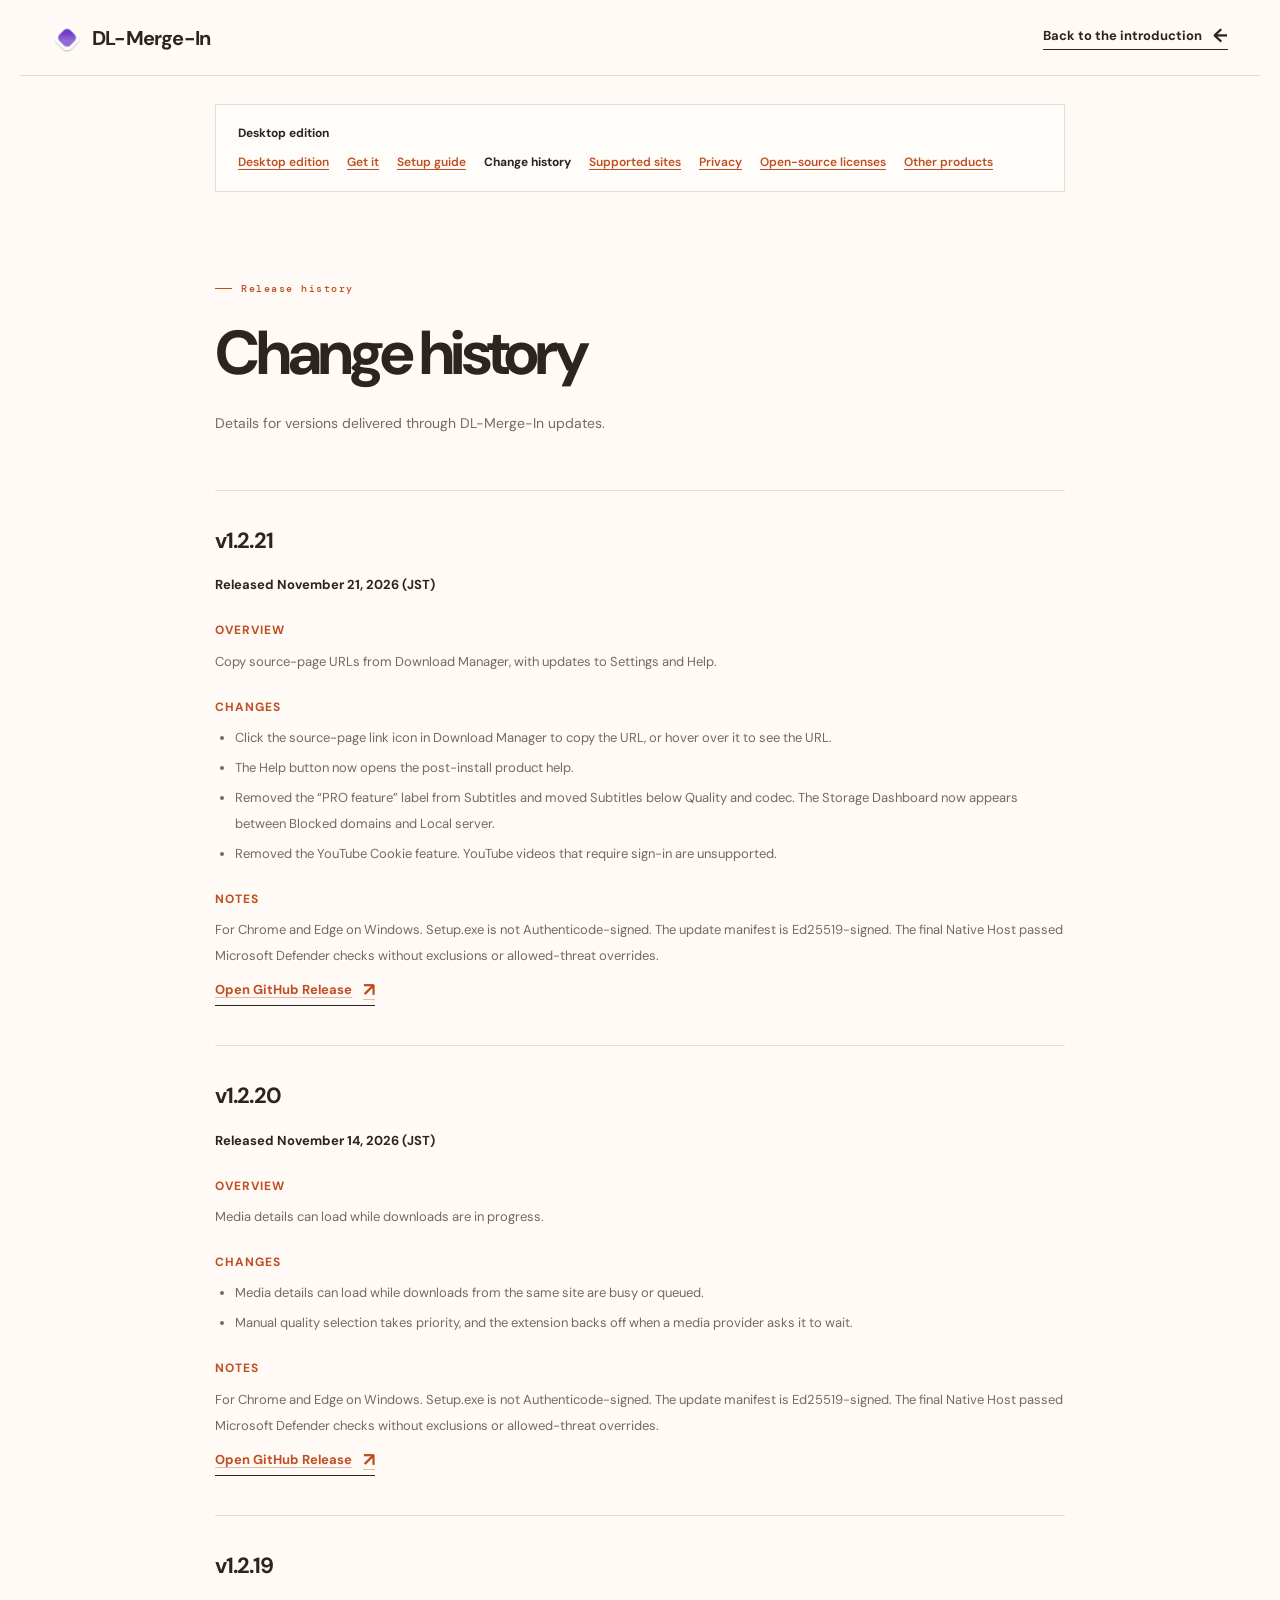
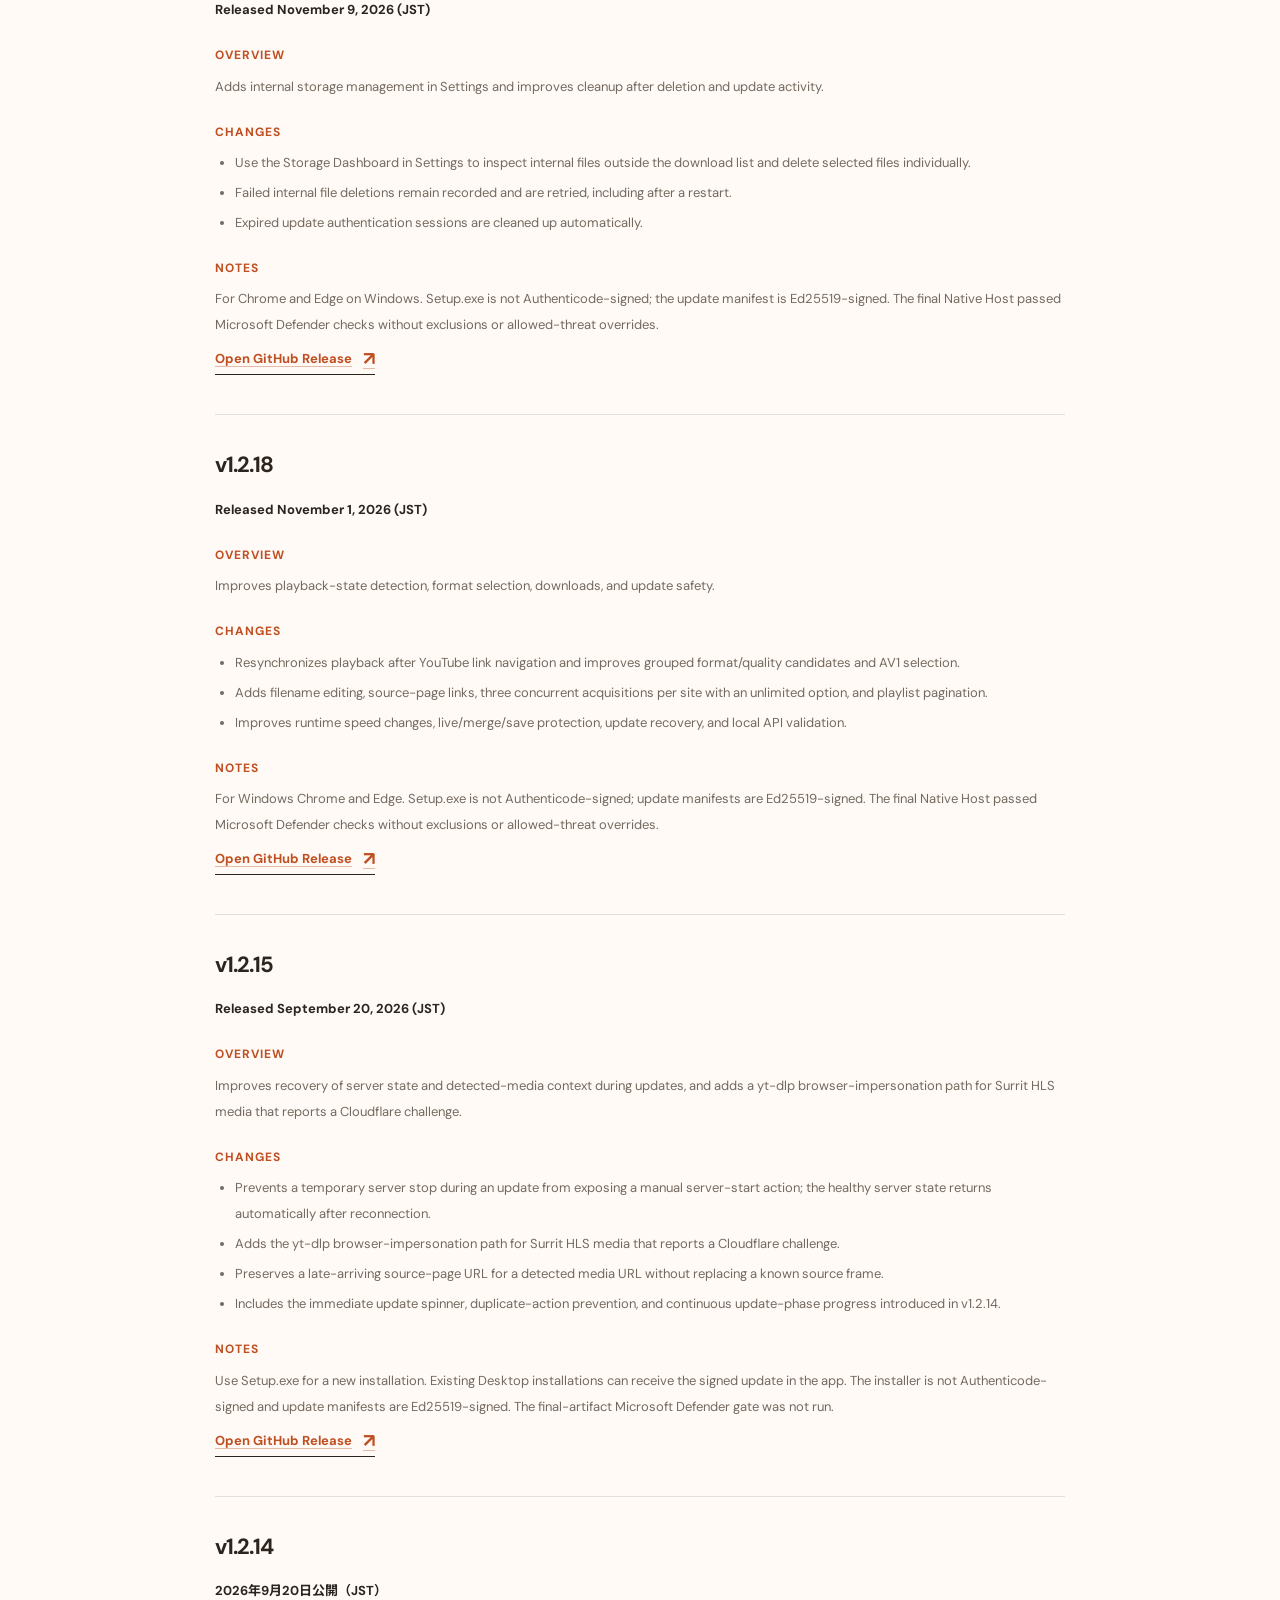
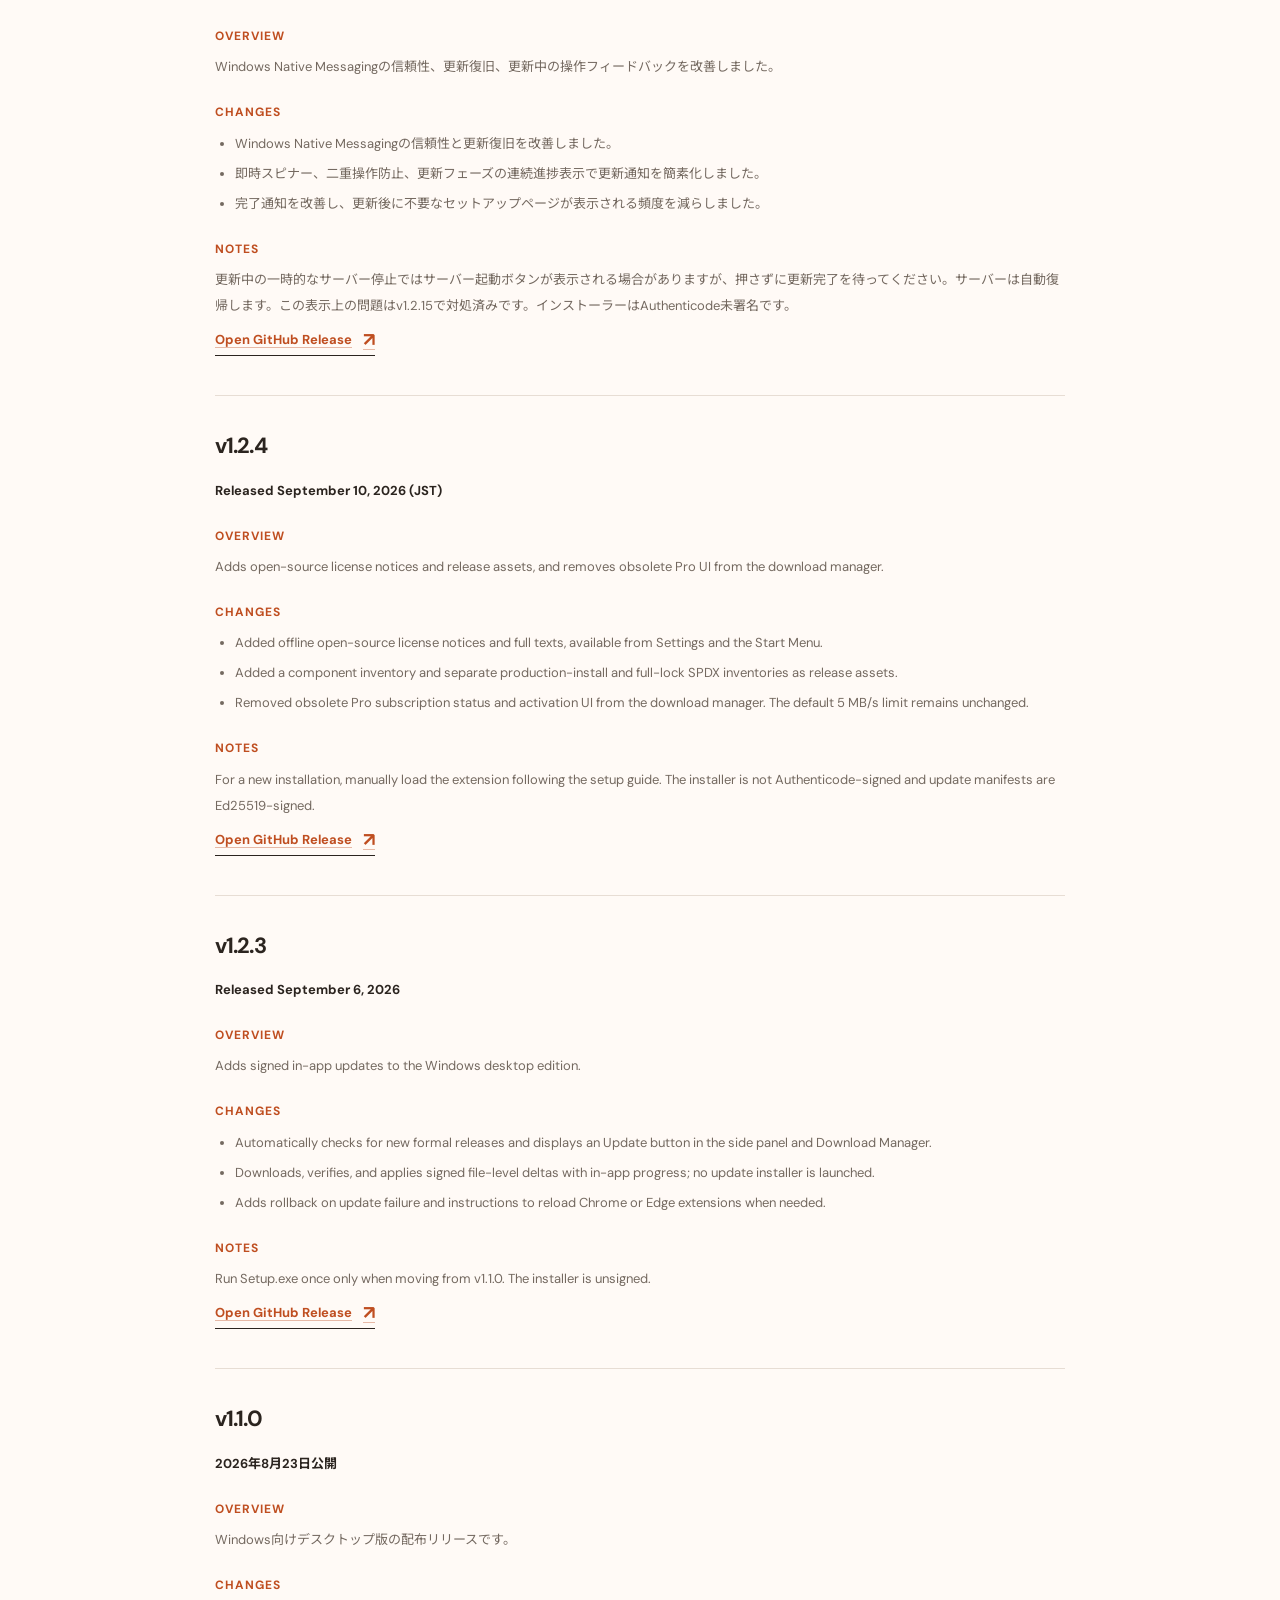
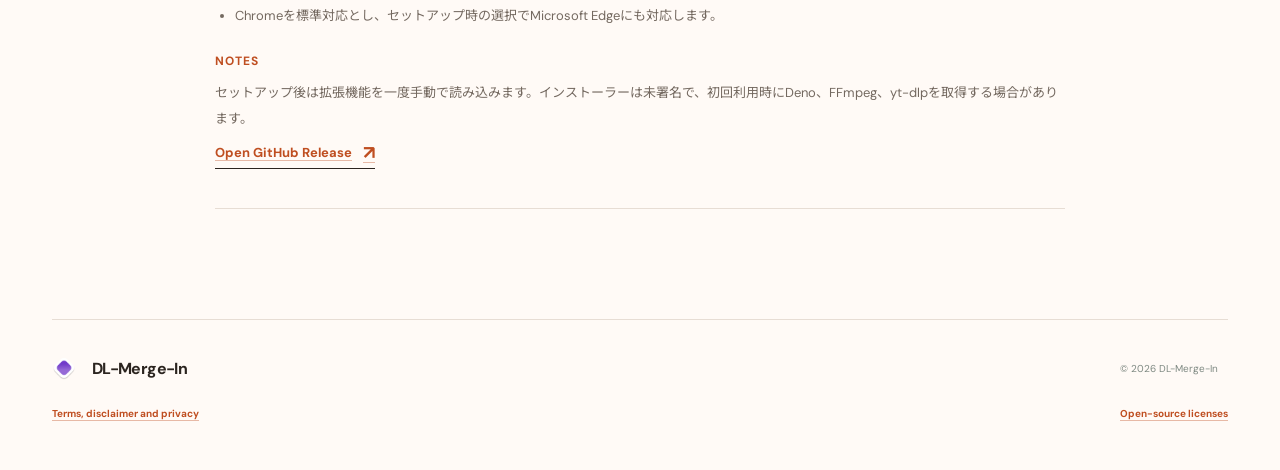
<file: changelog/index.html>
<!doctype html>
<html lang="ja">
  <head>
    <meta charset="UTF-8" />
    <meta name="viewport" content="width=device-width, initial-scale=1.0" />
    <meta name="description" data-i18n-content="changelogMetaDescription" content="DL-Merge-Inの公開バージョン履歴とアップデート内容です。" />
    <title>変更履歴 | DL-Merge-In</title>
    <link rel="stylesheet" href="../style.css?v=20260923-1" />
  <link rel="stylesheet" href="../product-map.css" /></head>
  <body data-i18n-page="changelog">
    <header class="site-header info-header">
      <a class="brand" href="../" data-i18n-aria-label="home"><img class="brand-mark" src="../assets/brand-icon.png" alt="" /><span data-i18n="brand">DL名人</span></a>
      <a class="text-link" href="../"><span data-i18n="back">紹介ページへ戻る</span> <span>←</span></a>
    </header>
    <main class="info-page section">
      <p class="eyebrow"><span></span> <span data-i18n="changelogKicker">リリース履歴</span></p>
      <h1 data-i18n="changelogTitle">変更履歴</h1>
      <p class="info-lead" data-i18n="changelogLead">DL-Merge-Inのアップデートで配信する各バージョンの内容を掲載します。</p>
      <section class="release-entry">
        <h2 data-i18n="release21Title">v1.2.21</h2>
        <p class="release-date" data-i18n="release21Date">2026年11月21日公開（JST）</p>
        <h3 data-i18n="releaseOverviewLabel">概要</h3>
        <p data-i18n="release21Overview">ダウンロードマネージャーから取得元ページのURLをコピーできるようにし、設定とヘルプを見直しました。</p>
        <h3 data-i18n="releaseChangesLabel">変更内容</h3>
        <ul>
          <li data-i18n="release21Change1">ダウンロードマネージャーのリンクアイコンをクリックすると取得元ページのURLをコピーでき、マウスを重ねるとURLを確認できます。</li>
          <li data-i18n="release21Change2">ヘルプボタンから、インストール後のユーザー向けヘルプを開くようにしました。</li>
          <li data-i18n="release21Change3">「字幕」から「PRO feature」表記を削除し、「画質とコーデック」の下に移動しました。ストレージ管理ダッシュボードはブロック中のドメインとローカルサーバーの間に移動しました。</li>
          <li data-i18n="release21Change4">YouTube Cookie機能を廃止しました。ログインが必要なYouTube動画はサポート対象外です。</li>
        </ul>
        <h3 data-i18n="releaseNotesLabel">注意事項</h3>
        <p data-i18n="release21Notes">WindowsのChrome・Edge向けです。Setup.exeはAuthenticode未署名、更新マニフェストはEd25519署名付きです。最終Native Hostは、除外・許可の上書きなしでMicrosoft Defender検証に合格しました。</p>
        <p><a class="text-link" href="https://github.com/dl-merge-in/DL-Merge-In/releases/tag/v1.2.21"><span data-i18n="releaseLink">GitHub Releaseを開く</span> <span>↗</span></a></p>
      </section>
      <section class="release-entry">
        <h2 data-i18n="release20Title">v1.2.20</h2>
        <p class="release-date" data-i18n="release20Date">2026年11月14日公開（JST）</p>
        <h3 data-i18n="releaseOverviewLabel">概要</h3>
        <p data-i18n="release20Overview">ダウンロード中でも、候補の動画情報を取得しやすくしました。</p>
        <h3 data-i18n="releaseChangesLabel">変更内容</h3>
        <ul>
          <li data-i18n="release20Change1">同じサイトのダウンロードが混み合っていても、候補の動画情報を取得できるようにしました。</li>
          <li data-i18n="release20Change2">手動の画質選択を優先し、配信元から待機を求められた場合は問い合わせを控えます。</li>
        </ul>
        <h3 data-i18n="releaseNotesLabel">注意事項</h3>
        <p data-i18n="release20Notes">WindowsのChrome・Edge向けです。Setup.exeはAuthenticode未署名、更新マニフェストはEd25519署名付きです。最終Native Hostは、除外・許可の上書きなしでMicrosoft Defender検証に合格しました。</p>
        <p><a class="text-link" href="https://github.com/dl-merge-in/DL-Merge-In/releases/tag/v1.2.20"><span data-i18n="releaseLink">GitHub Releaseを開く</span> <span>↗</span></a></p>
      </section>
      <section class="release-entry">
        <h2 data-i18n="release19Title">v1.2.19</h2>
        <p class="release-date" data-i18n="release19Date">2026年11月9日公開（JST）</p>
        <h3 data-i18n="releaseOverviewLabel">概要</h3>
        <p data-i18n="release19Overview">設定から内部ストレージを管理できるようにし、削除や更新で残ったファイルの回収を改善しました。</p>
        <h3 data-i18n="releaseChangesLabel">変更内容</h3>
        <ul>
          <li data-i18n="release19Change1">設定のストレージ管理ダッシュボードで、ダウンロード一覧にない内部ファイルを確認し、選んだファイルを個別に削除できます。</li>
          <li data-i18n="release19Change2">内部ファイルの削除に失敗した場合は管理記録を残し、再起動後も再試行します。</li>
          <li data-i18n="release19Change3">期限切れの更新認証セッションを自動で回収します。</li>
        </ul>
        <h3 data-i18n="releaseNotesLabel">注意事項</h3>
        <p data-i18n="release19Notes">WindowsのChrome・Edge向けです。Setup.exeはAuthenticode未署名、更新マニフェストはEd25519署名付きです。最終Native Hostは、除外・許可の上書きなしでMicrosoft Defender検証に合格しました。</p>
        <p><a class="text-link" href="https://github.com/dl-merge-in/DL-Merge-In/releases/tag/v1.2.19"><span data-i18n="releaseLink">GitHub Releaseを開く</span> <span>↗</span></a></p>
      </section>
      <section class="release-entry">
<h2 data-i18n="release18Title">v1.2.18</h2>
<p class="release-date" data-i18n="release18Date">2026年11月1日公開（JST）</p>
<h3 data-i18n="releaseOverviewLabel">概要</h3>
<p data-i18n="release18Overview">検出と再生状態の同期、形式選択、取得と更新の安全性を改善しました。</p>
<h3 data-i18n="releaseChangesLabel">変更内容</h3>
<ul><li data-i18n="release18Change1">YouTube内のリンク遷移後の再生状態を再同期し、同一コンテンツの形式・画質候補とAV1選択を改善しました。</li>
<li data-i18n="release18Change2">名前変更、取得元ページへのリンク、同一サイト3件の取得枠と無制限設定、一覧追加読込を追加しました。</li>
<li data-i18n="release18Change3">取得中の速度変更、ライブ・結合・保存中の保護、更新復旧とローカルAPI検証を改善しました。</li></ul>
<h3 data-i18n="releaseNotesLabel">注意事項</h3>
<p data-i18n="release18Notes">Windows Chrome・Edge向けです。Setup.exeはAuthenticode未署名、更新manifestはEd25519署名付きです。最終Native Hostは除外・許可overrideなしのMicrosoft Defender検証に合格しています。</p>
<p><a class="text-link" href="https://github.com/dl-merge-in/DL-Merge-In/releases/tag/v1.2.18"><span data-i18n="releaseLink">GitHub Releaseを開く</span> <span>↗</span></a></p>
</section>
<section class="release-entry">
        <h2 data-i18n="release15Title">v1.2.15</h2>
        <p class="release-date" data-i18n="release15Date">2026年9月20日公開（JST）</p>
        <h3 data-i18n="releaseOverviewLabel">概要</h3>
        <p data-i18n="release15Overview">更新中のサーバー状態と検出情報の復元性を改善し、Surrit HLSメディアのCloudflareチャレンジへの対応経路を追加しました。</p>
        <h3 data-i18n="releaseChangesLabel">変更内容</h3>
        <ul>
          <li data-i18n="release15Change1">更新中の一時的なサーバー停止で手動のサーバー起動操作が表示されないようにし、再接続後は正常なサーバー状態へ自動復帰します。</li>
          <li data-i18n="release15Change2">Cloudflareチャレンジを報告するSurrit HLSメディア向けに、yt-dlpのブラウザ偽装経路を追加しました。</li>
          <li data-i18n="release15Change3">検出済みメディアURLへ遅れて届くソースページURLを保持し、既知のソースフレームを置き換えないようにしました。</li>
          <li data-i18n="release15Change4">v1.2.14で導入した即時スピナー、二重操作防止、更新フェーズの連続進捗表示を含みます。</li>
        </ul>
        <h3 data-i18n="releaseNotesLabel">注意事項</h3>
        <p data-i18n="release15Notes">新規導入にはSetup.exeを使用します。既存のデスクトップ版はアプリ内の署名済み更新を受け取れます。インストーラーはAuthenticode未署名、更新マニフェストはEd25519署名です。最終成果物に対するMicrosoft Defenderゲートは実施されていません。</p>
        <p><a class="text-link" href="https://github.com/dl-merge-in/DL-Merge-In/releases/tag/v1.2.15"><span data-i18n="releaseLink">GitHub Releaseを開く</span> <span>↗</span></a></p>
      </section>
      <section class="release-entry">
        <h2 data-i18n="release14Title">v1.2.14</h2>
        <p class="release-date" data-i18n="release14Date">2026年9月20日公開（JST）</p>
        <h3 data-i18n="releaseOverviewLabel">概要</h3>
        <p data-i18n="release14Overview">Windows Native Messagingの信頼性、更新復旧、更新中の操作フィードバックを改善しました。</p>
        <h3 data-i18n="releaseChangesLabel">変更内容</h3>
        <ul>
          <li data-i18n="release14Change1">Windows Native Messagingの信頼性と更新復旧を改善しました。</li>
          <li data-i18n="release14Change2">即時スピナー、二重操作防止、更新フェーズの連続進捗表示で更新通知を簡素化しました。</li>
          <li data-i18n="release14Change3">完了通知を改善し、更新後に不要なセットアップページが表示される頻度を減らしました。</li>
        </ul>
        <h3 data-i18n="releaseNotesLabel">注意事項</h3>
        <p data-i18n="release14Notes">更新中の一時的なサーバー停止ではサーバー起動ボタンが表示される場合がありますが、押さずに更新完了を待ってください。サーバーは自動復帰します。この表示上の問題はv1.2.15で対処済みです。インストーラーはAuthenticode未署名です。</p>
        <p><a class="text-link" href="https://github.com/dl-merge-in/DL-Merge-In/releases/tag/v1.2.14"><span data-i18n="releaseLink">GitHub Releaseを開く</span> <span>↗</span></a></p>
      </section>
      <section class="release-entry">
        <h2 data-i18n="release124Title">v1.2.4</h2>
        <p class="release-date" data-i18n="release124Date">2026年9月10日公開（JST）</p>
        <h3 data-i18n="releaseOverviewLabel">概要</h3>
        <p data-i18n="release124Overview">オープンソースのライセンス表示と配布資材を整備し、ダウンロードマネージャーの不要なPro表示を削除しました。</p>
        <h3 data-i18n="releaseChangesLabel">変更内容</h3>
        <ul>
          <li data-i18n="release124Change1">設定とスタートメニューから確認できる、オフラインのOSSライセンス通知と全文を追加しました。</li>
          <li data-i18n="release124Change2">コンポーネント一覧と、実配布用・全lockfile用のSPDX一覧をRelease資材として追加しました。</li>
          <li data-i18n="release124Change3">ダウンロードマネージャーから、廃止済みのProサブスクリプション状態・認証UIを削除しました。既定の5 MB/s制限は変更していません。</li>
        </ul>
        <h3 data-i18n="releaseNotesLabel">注意事項</h3>
        <p data-i18n="release124Notes">新規導入ではセットアップガイドに従い、拡張機能を手動で読み込みます。インストーラーはAuthenticode未署名で、更新マニフェストはEd25519署名です。</p>
        <p><a class="text-link" href="https://github.com/dl-merge-in/DL-Merge-In/releases/tag/v1.2.4"><span data-i18n="releaseLink">GitHub Releaseを開く</span> <span>↗</span></a></p>
      </section>
      <section class="release-entry">
        <h2 data-i18n="release123Title">v1.2.3</h2>
        <p class="release-date" data-i18n="release123Date">2026年9月6日公開</p>
        <h3 data-i18n="releaseOverviewLabel">概要</h3>
        <p data-i18n="release123Overview">Windowsデスクトップ版に、署名付きのアプリ内アップデート機能を追加しました。</p>
        <h3 data-i18n="releaseChangesLabel">変更内容</h3>
        <ul>
          <li data-i18n="release123Change1">新しい正式版を自動確認し、サイドパネルとDownload Managerに「更新」ボタンを表示します。</li>
          <li data-i18n="release123Change2">更新では署名済みの差分ファイルを取得・検証・適用し、進捗をアプリ内に表示します。更新用インストーラーは起動しません。</li>
          <li data-i18n="release123Change3">更新失敗時に旧ファイルへ戻す復旧処理と、Chrome・Edgeの拡張機能再読み込み案内を追加しました。</li>
        </ul>
        <h3 data-i18n="releaseNotesLabel">注意事項</h3>
        <p data-i18n="release123Notes">v1.1.0から移行する場合だけSetup.exeを一度実行します。インストーラーは未署名です。</p>
        <p><a class="text-link" href="https://github.com/dl-merge-in/DL-Merge-In/releases/tag/v1.2.3"><span data-i18n="releaseLink">GitHub Releaseを開く</span> <span>↗</span></a></p>
      </section>
      <section class="release-entry">
        <h2 data-i18n="release110Title">v1.1.0</h2>
        <p class="release-date" data-i18n="release110Date">2026年8月23日公開</p>
        <h3 data-i18n="releaseOverviewLabel">概要</h3>
        <p data-i18n="release110Overview">Windows向けデスクトップ版の配布リリースです。</p>
        <h3 data-i18n="releaseChangesLabel">変更内容</h3>
        <ul><li data-i18n="release110Change1">Chromeを標準対応とし、セットアップ時の選択でMicrosoft Edgeにも対応します。</li></ul>
        <h3 data-i18n="releaseNotesLabel">注意事項</h3>
        <p data-i18n="release110Notes">セットアップ後は拡張機能を一度手動で読み込みます。インストーラーは未署名で、初回利用時にDeno、FFmpeg、yt-dlpを取得する場合があります。</p>
        <p><a class="text-link" href="https://github.com/dl-merge-in/DL-Merge-In/releases/tag/v1.1.0"><span data-i18n="releaseLink">GitHub Releaseを開く</span> <span>↗</span></a></p>
      </section>
    </main>
    <footer><a class="brand" href="../"><img class="brand-mark" src="../assets/brand-icon.png" alt="" /><span data-i18n="brand">DL名人</span></a><p data-i18n="copyright">© 2026 DL名人</p><p><a href="../legal/" data-i18n="legal">利用条件・免責・プライバシー</a></p><p><a href="../licenses/" data-i18n="licensesNav">オープンソースライセンス</a></p></footer>
    <script src="../translations.js?v=20260906-1"></script>
    <script src="../i18n.js?v=20261121-1"></script>
  <script src="../product-context.js"></script></body>
</html>
</file>
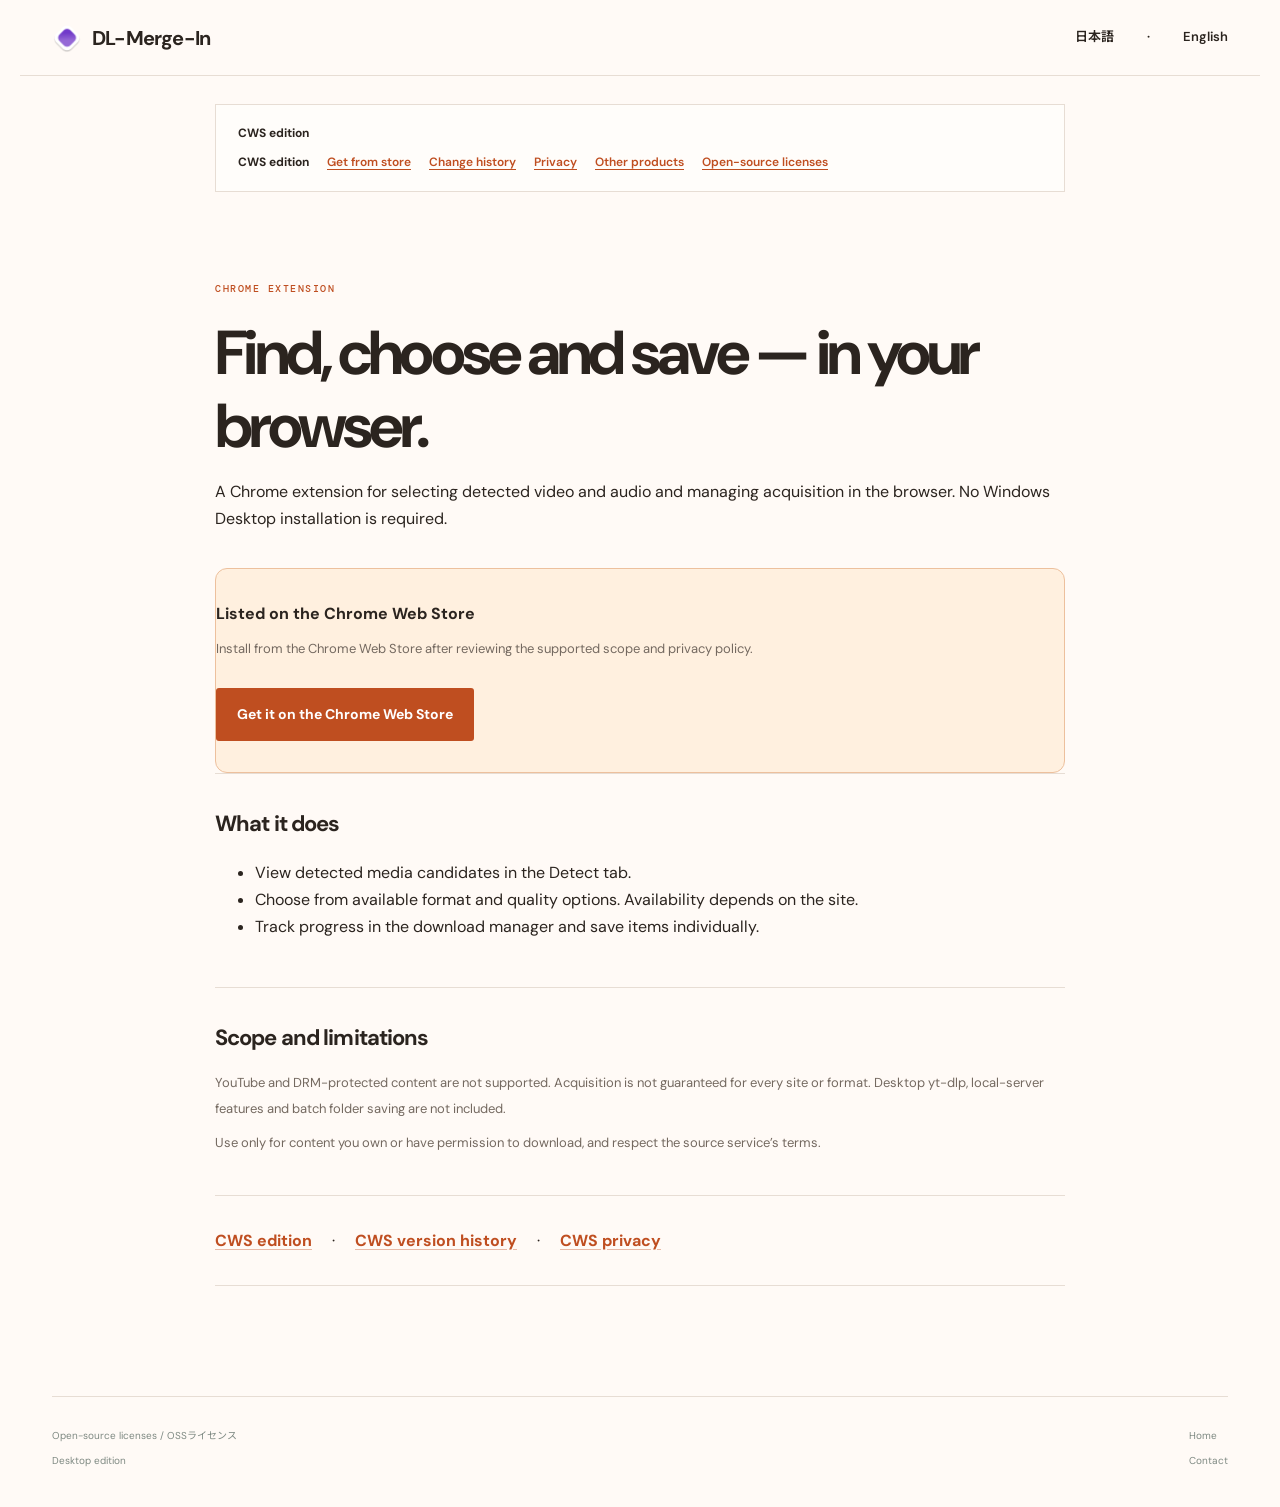
<file: cws/index.html>
<!doctype html><html lang="en"><head><meta charset="utf-8"><meta name="viewport" content="width=device-width,initial-scale=1"><title>DL-Merge-In CWS</title><link rel="stylesheet" href="../style.css"><link rel="stylesheet" href="./cws.css"><link rel="stylesheet" href="../product-map.css"></head><body data-title="title"><header class="site-header info-header"><a class="brand" href="../"><img class="brand-mark" src="../assets/brand-icon.png" alt="">DL-Merge-In</a><nav aria-label="Language"><a data-language href="?lang=ja">日本語</a> · <a data-language href="?lang=en">English</a></nav></header><main class="info-page section"><p class="eyebrow">CHROME EXTENSION</p><h1 data-cws="lead"></h1><p data-cws="intro"></p><section class="download-primary"><strong data-status></strong><p data-cws="unavailable"></p><a class="button" href="https://chromewebstore.google.com/detail/dl-merge-in-cws/bjdjflglecphedijbhpplhnbfplangcg" data-cws="store">Chrome ウェブストアで入手</a></section><section><h2 data-cws="features"></h2><ul><li data-cws="f1"></li><li data-cws="f2"></li><li data-cws="f3"></li></ul></section><section><h2 data-cws="limits"></h2><p data-cws="limitations"></p><p data-cws="rights"></p></section><section class="cws-links"><a href="./index.html" data-cws="nav"></a> · <a href="./changelog/index.html" data-cws="history"></a> · <a href="./privacy/index.html" data-cws="privacy"></a></section></main><footer><a href="../licenses/" data-i18n="licensesNav">Open-source licenses / OSSライセンス</a><a href="../" data-cws="home"></a><a href="../download/" data-cws="desktop"></a><a href="mailto:dlmergein@proton.me" data-cws="contact"></a></footer><script src="./cws.js"></script><script src="../product-context.js"></script></body></html>
</file>
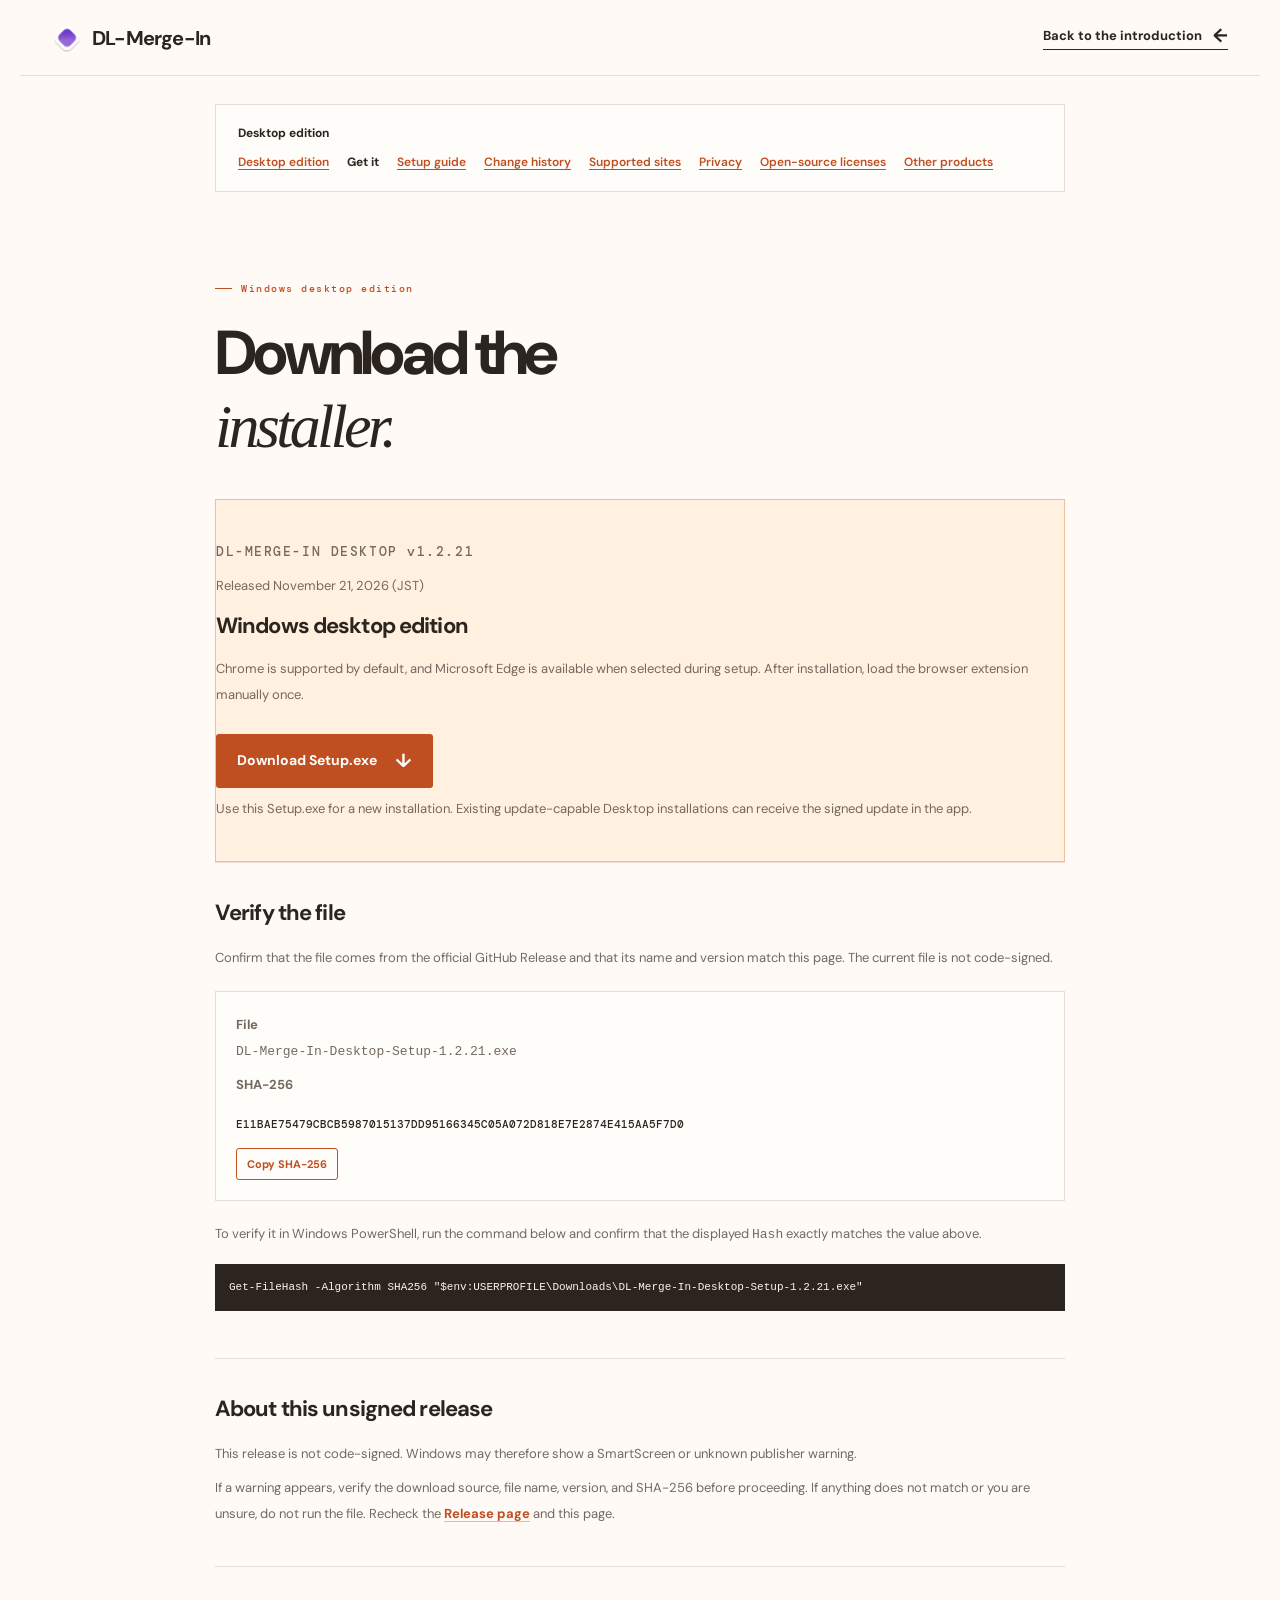
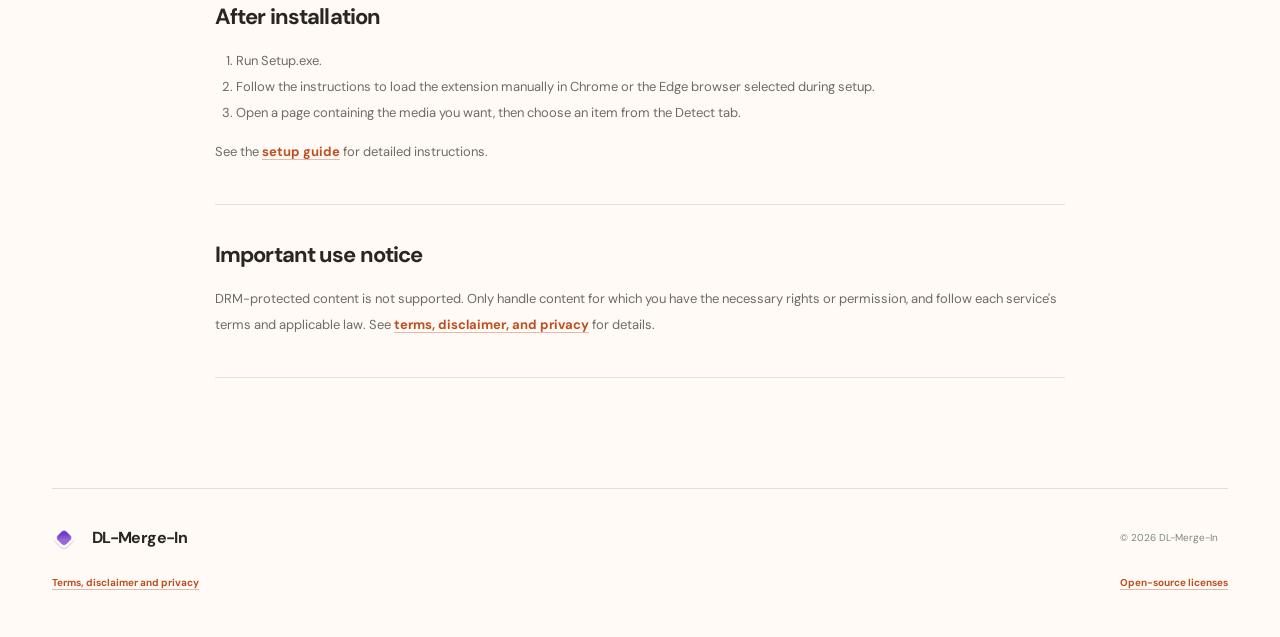
<file: download/index.html>
<!doctype html>
<html lang="ja">
  <head>
    <meta charset="UTF-8" />
    <meta name="viewport" content="width=device-width, initial-scale=1.0" />
    <meta name="description" data-i18n-content="downloadMetaDescription" content="DL名人 Windowsデスクトップ版 v1.2.21 のダウンロード前の確認事項です。" />
    <title>ダウンロード前の確認 | DL名人</title>
    <link rel="stylesheet" href="../style.css?v=20260923-1" />
  <link rel="stylesheet" href="../product-map.css" /></head>
  <body data-i18n-page="download">
    <header class="site-header info-header">
      <a class="brand" href="../" data-i18n-aria-label="home"><img class="brand-mark" src="../assets/brand-icon.png" alt="" /><span data-i18n="brand">DL名人</span></a>
      <a class="text-link" href="../"><span data-i18n="back">紹介ページへ戻る</span> <span>←</span></a>
    </header>
    <main class="info-page section download-page">
      <p class="eyebrow"><span></span> <span data-i18n="downloadKicker">Windows デスクトップ版</span></p>
      <h1 data-i18n-html="downloadTitle">インストーラーの<br /><em>ダウンロード。</em></h1>

      <section class="download-primary">
        <p class="edition-label">DL-MERGE-IN DESKTOP v1.2.21</p>
        <p class="release-date" data-i18n="release21Date">2026年11月21日公開（JST）</p>
        <h2 data-i18n="downloadLead">Windows デスクトップ版</h2>
        <p data-i18n="downloadIntro">Chromeを標準対応とし、セットアップ時の選択でMicrosoft Edgeにも対応します。セットアップ後、ブラウザで拡張機能を一度手動で読み込みます。</p>
        <a class="button" href="https://github.com/dl-merge-in/DL-Merge-In/releases/download/v1.2.21/DL-Merge-In-Desktop-Setup-1.2.21.exe"><span data-i18n="downloadButton">Setup.exe をダウンロード</span> <span>↓</span></a>
        <p data-i18n="downloadUpgradeNote">新規インストールにはこのSetup.exeを使用してください。既存の更新対応デスクトップ版は、アプリ内の「更新」から署名済みの更新を受け取れます。</p>
      </section>

      <section>
        <h2 data-i18n="verifyTitle">ファイルを確認する</h2>
        <p data-i18n="verifyBody">ダウンロード元が正規の GitHub Release であること、ファイル名とバージョンが一致することを確認してください。ファイルは現在コード署名されていません。</p>
        <div class="hash-panel">
          <p><strong data-i18n="targetFile">対象ファイル</strong><br /><code>DL-Merge-In-Desktop-Setup-1.2.21.exe</code></p>
          <p><strong>SHA-256</strong></p>
          <code class="hash-value">E11BAE75479CBCB5987015137DD95166345C05A072D818E7E2874E415AA5F7D0</code>
          <button class="hash-copy" type="button" data-copy-text="E11BAE75479CBCB5987015137DD95166345C05A072D818E7E2874E415AA5F7D0" data-i18n="copySha">SHA-256をコピー</button>
        </div>
        <p data-i18n-html="powershellBody">Windows PowerShellで確認する場合は、次を実行し、表示された <code>Hash</code> が上記と完全に一致するかを確認します。</p>
        <pre><code>Get-FileHash -Algorithm SHA256 "$env:USERPROFILE\Downloads\DL-Merge-In-Desktop-Setup-1.2.21.exe"</code></pre>
      </section>

      <section>
        <h2 data-i18n="unsignedTitle">未署名の配布について</h2>
        <p data-i18n="unsignedBody1">この配布ファイルにはコード署名がありません。そのためWindowsでSmartScreenまたは「不明な発行元」に関する警告が表示される場合があります。</p>
        <p data-i18n-html="unsignedBody2">警告が表示された場合は、先に進む前にダウンロード元、ファイル名、バージョン、SHA-256を確認してください。確認できない場合や少しでも不安がある場合は、実行せずに<a href="https://github.com/dl-merge-in/DL-Merge-In/releases/tag/v1.2.21">Releaseページ</a>と本ページの情報を再確認してください。</p>
      </section>

      <section>
        <h2 data-i18n="installFlowTitle">インストール後の流れ</h2>
        <ol class="download-checklist">
          <li data-i18n="installStep1">Setup.exeを実行します。</li>
          <li data-i18n="installStep2">案内に沿って、Chromeまたは選択したEdgeで拡張機能を手動で読み込みます。</li>
          <li data-i18n="installStep3">保存したいメディアのあるページを開き、Detectタブから候補を選びます。</li>
        </ol>
        <p data-i18n-html="setupGuideLink">詳しい操作は<a href="../guide/">セットアップガイド</a>をご確認ください。</p>
      </section>

      <section>
        <h2 data-i18n="useNoticeTitle">利用上の注意</h2>
        <p data-i18n-html="usageBody">DRMで保護されたコンテンツは対象外です。利用者自身が権利または必要な許可を持つコンテンツだけを扱い、各サービスの利用規約および適用法令を守ってください。詳しくは<a href="../legal/">利用条件・免責・プライバシー</a>をご確認ください。</p>
      </section>
    </main>
    <footer><a class="brand" href="../"><img class="brand-mark" src="../assets/brand-icon.png" alt="" /><span data-i18n="brand">DL名人</span></a><p data-i18n="copyright">© 2026 DL名人</p><p><a href="../legal/" data-i18n="legal">利用条件・免責・プライバシー</a></p><p><a href="../licenses/" data-i18n="licensesNav">オープンソースライセンス</a></p></footer>
  <script src="../translations.js?v=20260906-1"></script>
  <script src="../i18n.js?v=20261121-1"></script>
    <script src="../script.js?v=20260823-1"></script>
  <script src="../product-context.js"></script></body>
</html>
</file>
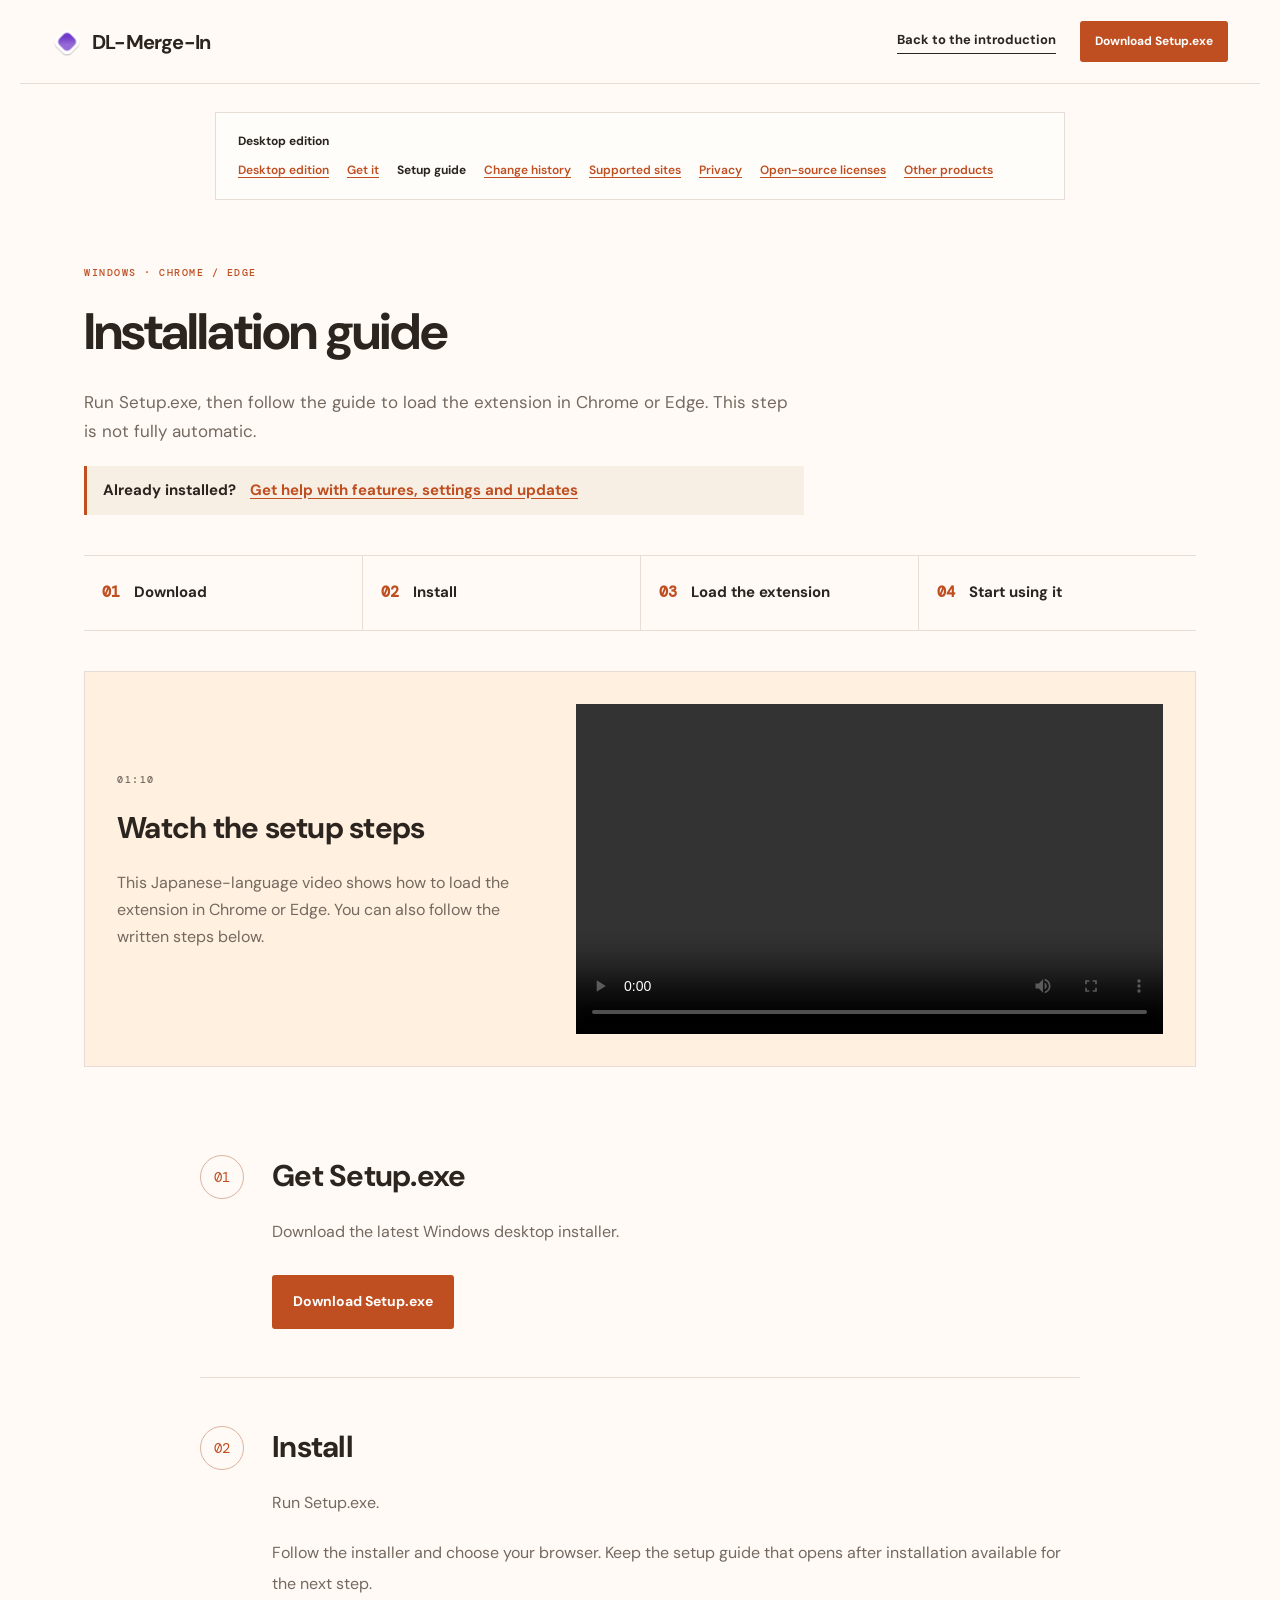
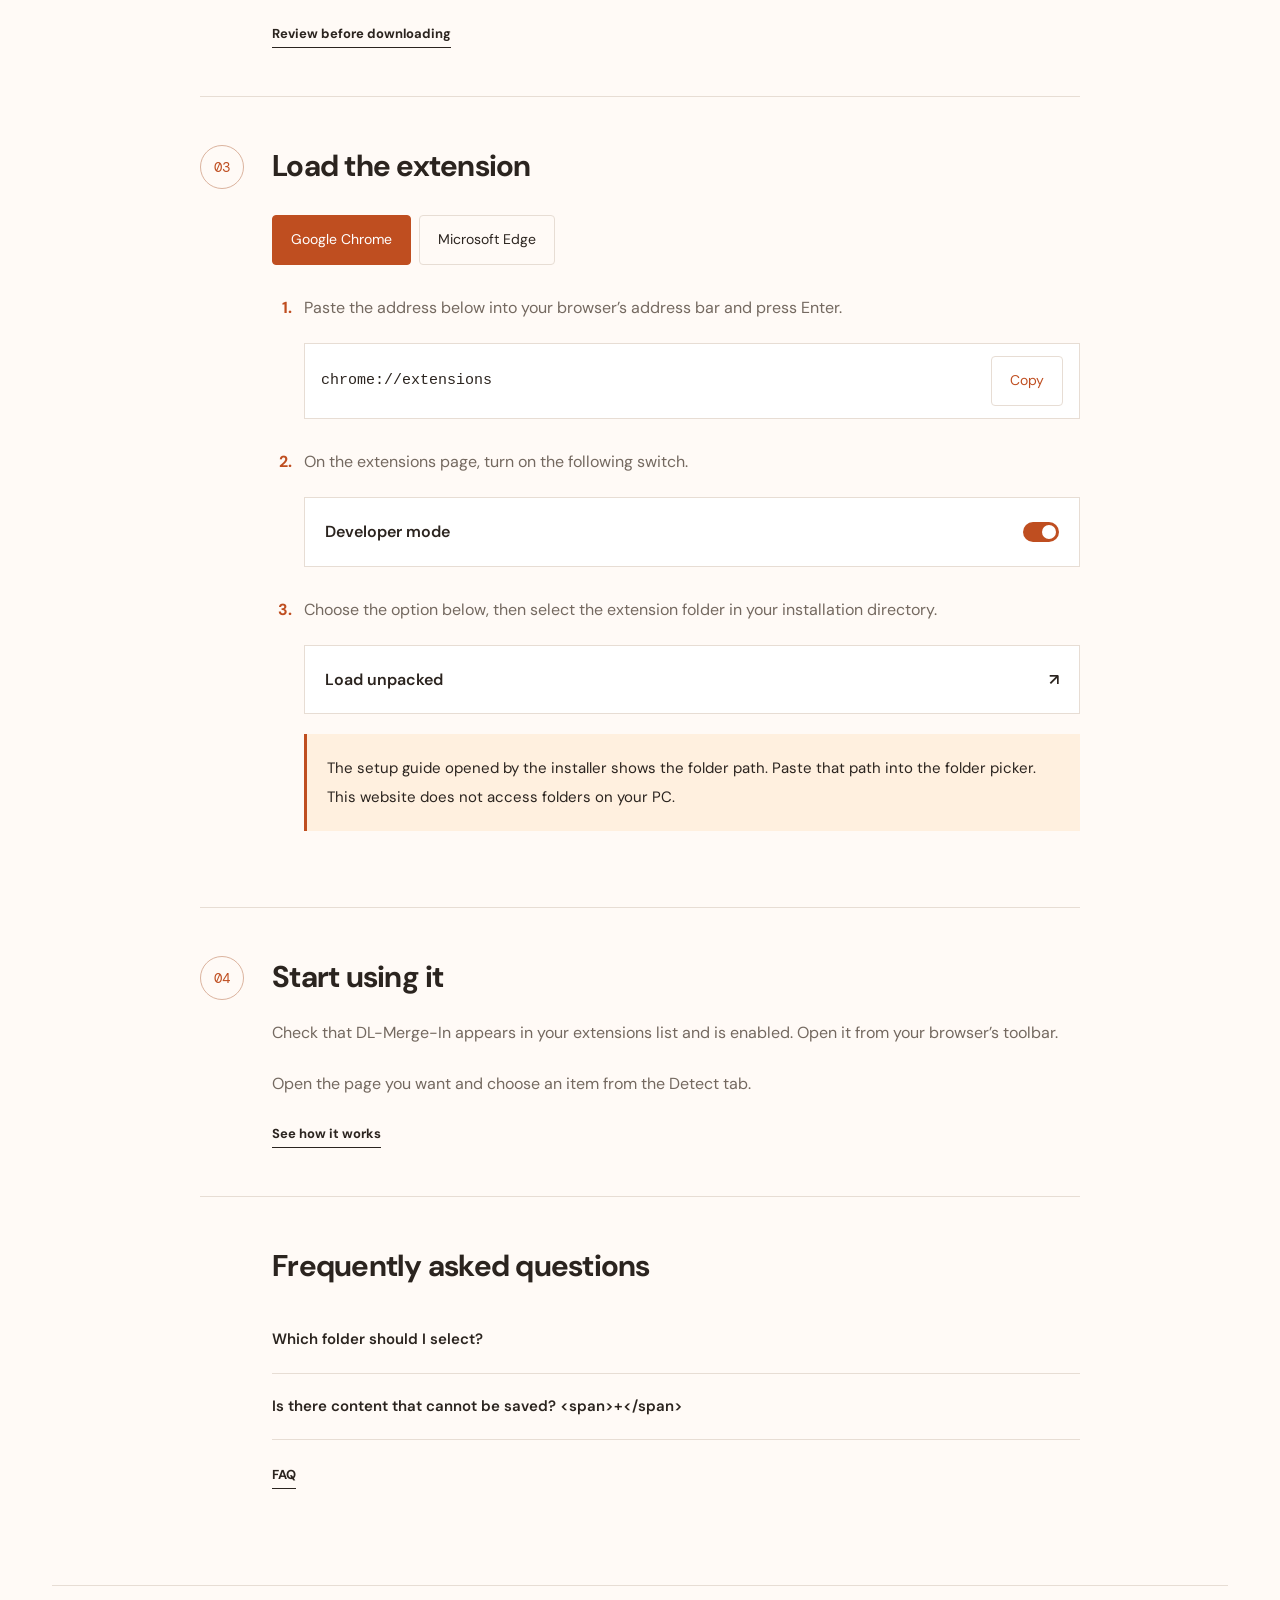
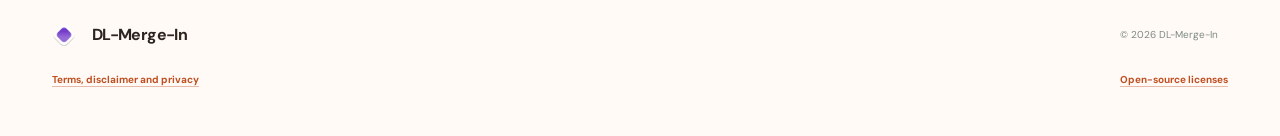
<file: guide/index.html>
<!doctype html>
<html lang="ja">
<head>
  <meta charset="utf-8">
  <meta name="viewport" content="width=device-width, initial-scale=1">
  <title>インストールガイド | DL名人</title>
  <link rel="stylesheet" href="../style.css?v=20260923-1">
  <link rel="stylesheet" href="guide.css?v=20261114-1">
<link rel="stylesheet" href="../product-map.css" /></head>
<body class="setup-guide">
  <header class="site-header">
    <a class="brand" href="../"><img class="brand-mark" src="../assets/brand-icon.png" alt=""><span data-i18n="brand">DL名人</span></a>
    <a class="text-link" href="../" data-i18n="back">紹介ページへ戻る</a>
    <a class="button button-small" href="../download/" data-i18n="downloadButton">Setup.exe をダウンロード</a>
  </header>
  <main class="guide-shell">
    <div class="guide-intro">
      <p class="eyebrow">WINDOWS · CHROME / EDGE</p>
      <h1 data-guide="title">インストールガイド</h1>
      <p class="guide-lead" data-i18n="quick2Body">Setup.exeを実行し、案内に沿ってChromeまたはEdgeで拡張機能を読み込みます。完全自動の導入ではありません。</p>
      <p class="guide-installed"><strong data-guide="installed">すでにインストール済みですか？</strong> <a href="../help/index.html" data-guide="featureHelp">機能・設定・更新のヘルプを開く</a></p>
    </div>
    <nav class="guide-map" aria-label="インストール手順" data-guide-aria="title">
      <a href="#download"><span>01</span><b data-guide="download">ダウンロード</b></a>
      <a href="#install"><span>02</span><b data-guide="install">インストール</b></a>
      <a href="#extension"><span>03</span><b data-guide="extension">拡張機能を読み込む</b></a>
      <a href="#first-use"><span>04</span><b data-guide="first">使い始める</b></a>
    </nav>
    <section class="guide-film" aria-labelledby="video-title">
      <div><p class="eyebrow">01:10</p><h2 id="video-title" data-old="videoTitle">動画でセットアップ手順を見る</h2><p data-old="videoLead">日本語の動画で手順を確認できます。</p></div>
      <video controls preload="metadata"><source src="../assets/videos/DL-Merge-In-install-guide-ja.mp4" type="video/mp4"><a href="../assets/videos/DL-Merge-In-install-guide-ja.mp4">DL-Merge-In-install-guide-ja.mp4</a></video>
    </section>
    <div class="guide-steps">
      <section class="guide-step" id="download">
        <span class="step-number">01</span><div><h2 data-i18n="quick1Title">Setup.exeを入手する</h2><p data-i18n="quick1Body">Windowsデスクトップ版の最新版をダウンロードします。</p><a class="button" href="../download/" data-i18n="downloadButton">Setup.exe をダウンロード</a></div>
      </section>
      <section class="guide-step" id="install">
        <span class="step-number">02</span><div><h2 data-guide="install">インストール</h2><p data-i18n="installStep1">Setup.exeを実行します。</p><p data-guide="setup">画面の案内に沿ってインストールし、使用するブラウザを選びます。完了後に開くセットアップガイドは閉じずに残してください。</p><a class="text-link" href="../download/" data-i18n="quick1Link">ダウンロード前の確認へ</a></div>
      </section>
      <section class="guide-step" id="extension">
        <span class="step-number">03</span><div><h2 data-guide="extension">拡張機能を読み込む</h2>
          <div class="browser-choice" role="group" aria-label="Browser"><button type="button" data-browser="chrome" aria-pressed="true">Google Chrome</button><button type="button" data-browser="edge" aria-pressed="false">Microsoft Edge</button></div>
          <ol class="extension-steps">
            <li><p data-guide="open">下のアドレスをブラウザのアドレスバーに貼り付け、Enterキーを押します。</p><div class="address-copy"><code id="extension-url">chrome://extensions</code><button id="copy-url" type="button" data-old="addrCopyLabel">コピー</button></div><p id="copy-status" role="status" aria-live="polite"></p></li>
            <li><p data-guide="enable">拡張機能の管理画面で、次のスイッチをオンにします。</p><div class="browser-example"><span id="developer-label">デベロッパーモード</span><span class="example-toggle" aria-hidden="true"></span></div></li>
            <li><p data-guide="load">次の項目を選び、インストール先の extension フォルダを読み込みます。</p><div class="browser-example"><span id="unpack-label">パッケージ化されていない拡張機能を読み込む</span><span aria-hidden="true">↗</span></div><aside class="folder-note" data-guide="folder">フォルダの場所は、インストール後に開いたセットアップガイドで確認できます。そのパスをフォルダ選択画面に貼り付けてください。このWebページではPC内の場所を取得しません。</aside></li>
          </ol>
        </div>
      </section>
      <section class="guide-step" id="first-use">
        <span class="step-number">04</span><div><h2 data-guide="first">使い始める</h2><p data-guide="check">拡張機能の一覧にDL-Merge-Inが表示され、有効になっていることを確認します。ブラウザのツールバーから拡張機能を開いてください。</p><p data-i18n="quick3Body">保存したいページを開き、Detectタブに表示されたコンテンツを選びます。</p><a class="text-link" href="../#features" data-i18n="quick3Link">実際の使い方を見る</a></div>
      </section>
      <section class="guide-help"><h2 data-i18n="faqTitle">よくある質問</h2><details><summary data-guide="folderQuestion">読み込むフォルダがわからない</summary><p data-guide="folder"></p></details><details><summary data-i18n="faqUnavailableQuestion">保存できないコンテンツはありますか？</summary><p data-i18n="faqUnavailableAnswer">DRM保護コンテンツは対象外です。サイトや配信方式によっては検出・保存できない場合があります。ご利用の際は各サービスの規約および著作権法を守ってください。</p></details><a class="text-link" href="../#faq" data-i18n="navFaq">よくある質問</a></section>
    </div>
  </main>
  <footer><a class="brand" href="../"><img class="brand-mark" src="../assets/brand-icon.png" alt=""><span data-i18n="brand">DL名人</span></a><p data-i18n="copyright">© 2026 DL名人</p><p><a href="../legal/" data-i18n="legal">利用条件・免責・プライバシー</a></p><p><a href="../licenses/" data-i18n="licensesNav">オープンソースライセンス</a></p></footer>
  <script src="../translations.js?v=20260906-1"></script>
  <script src="../i18n.js?v=20260921-1"></script>
  <script src="../guide-translations.js?v=20260906-1"></script>
  <script src="guide.js?v=20261114-1"></script>
<script src="../product-context.js"></script></body>
</html>
</file>
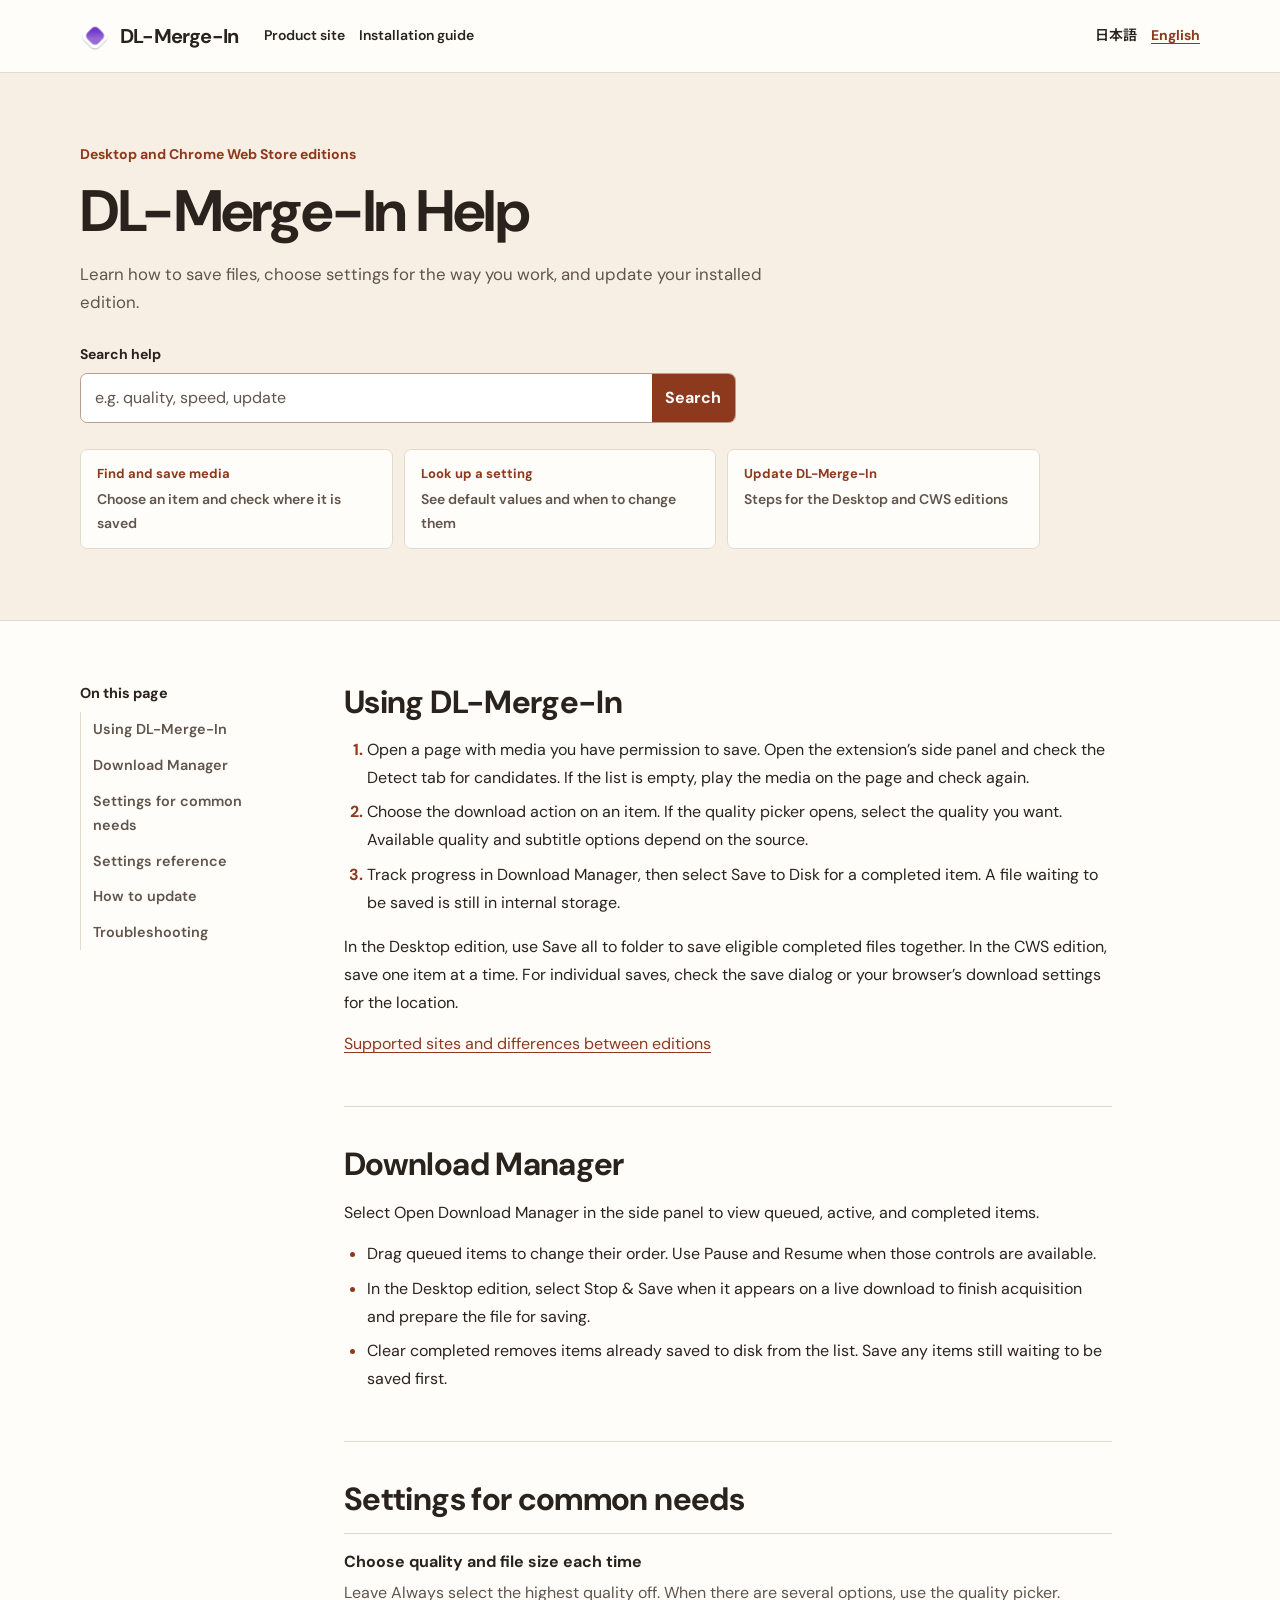
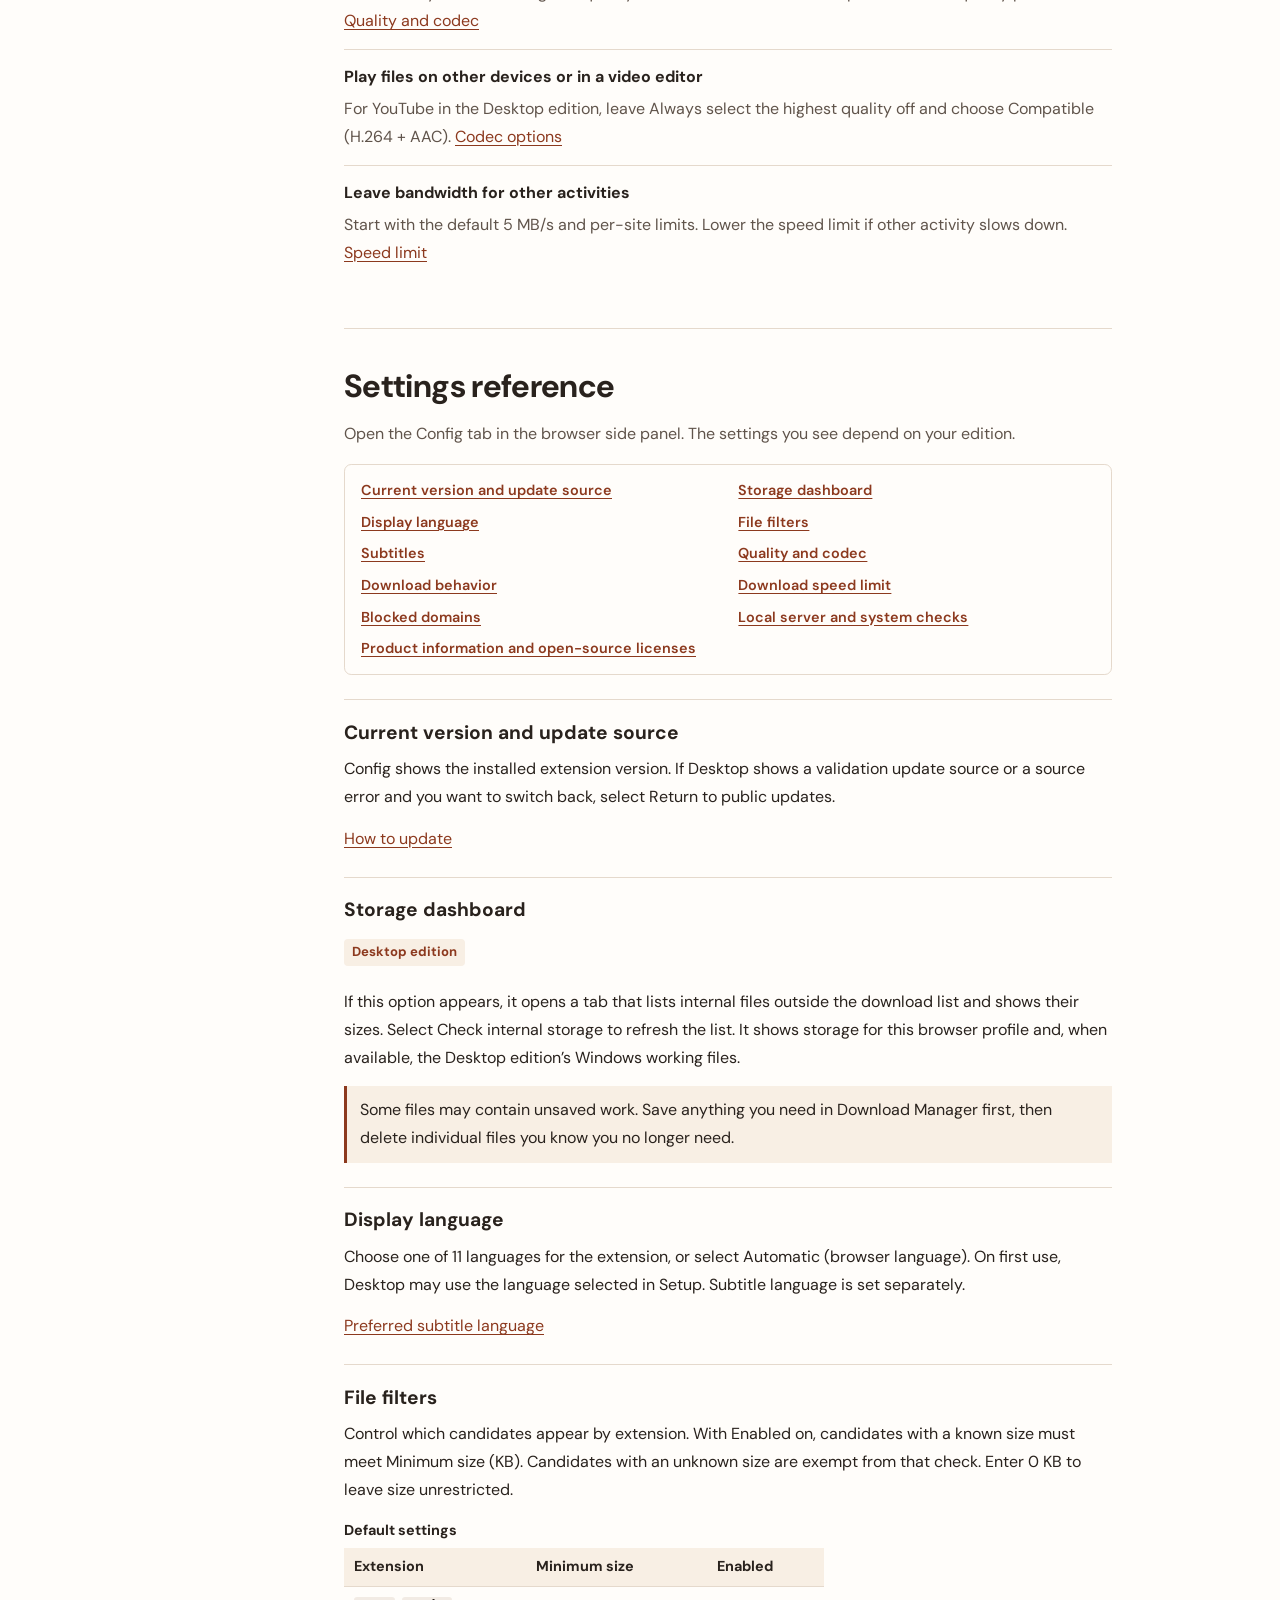
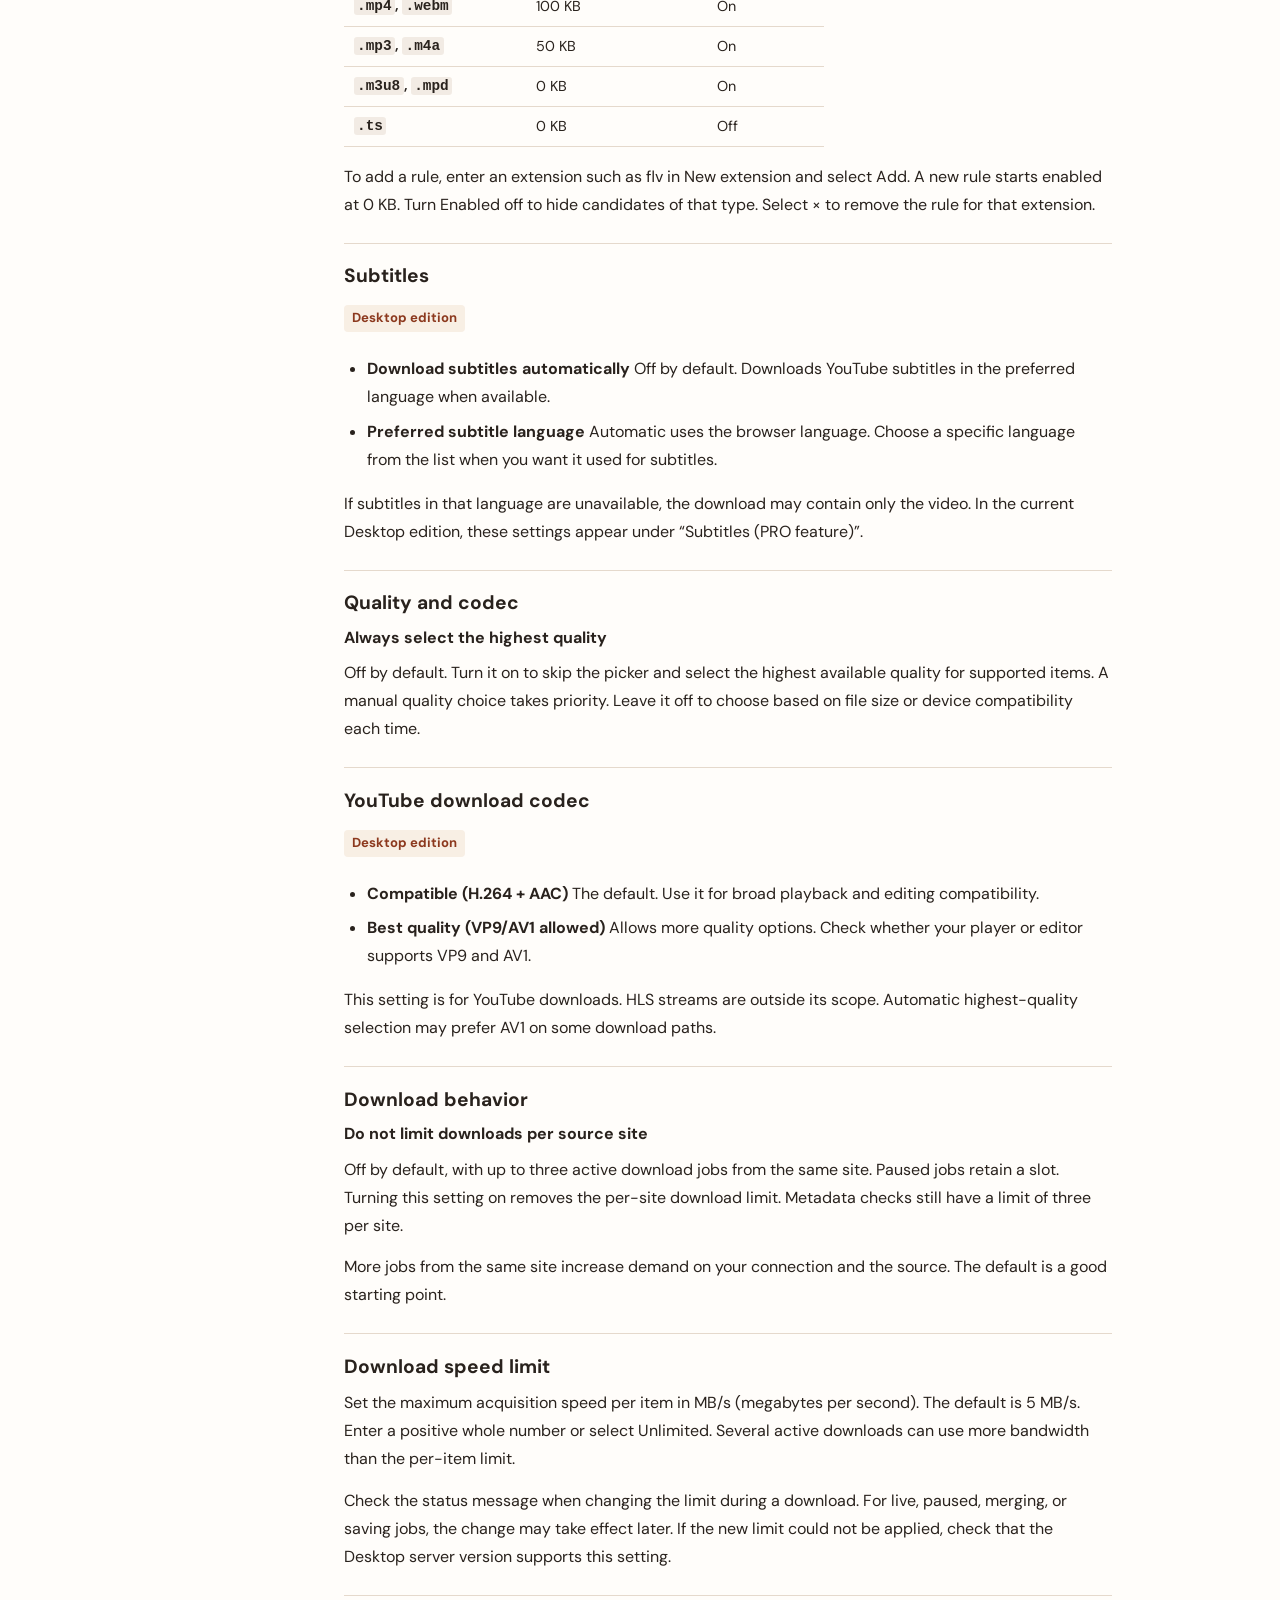
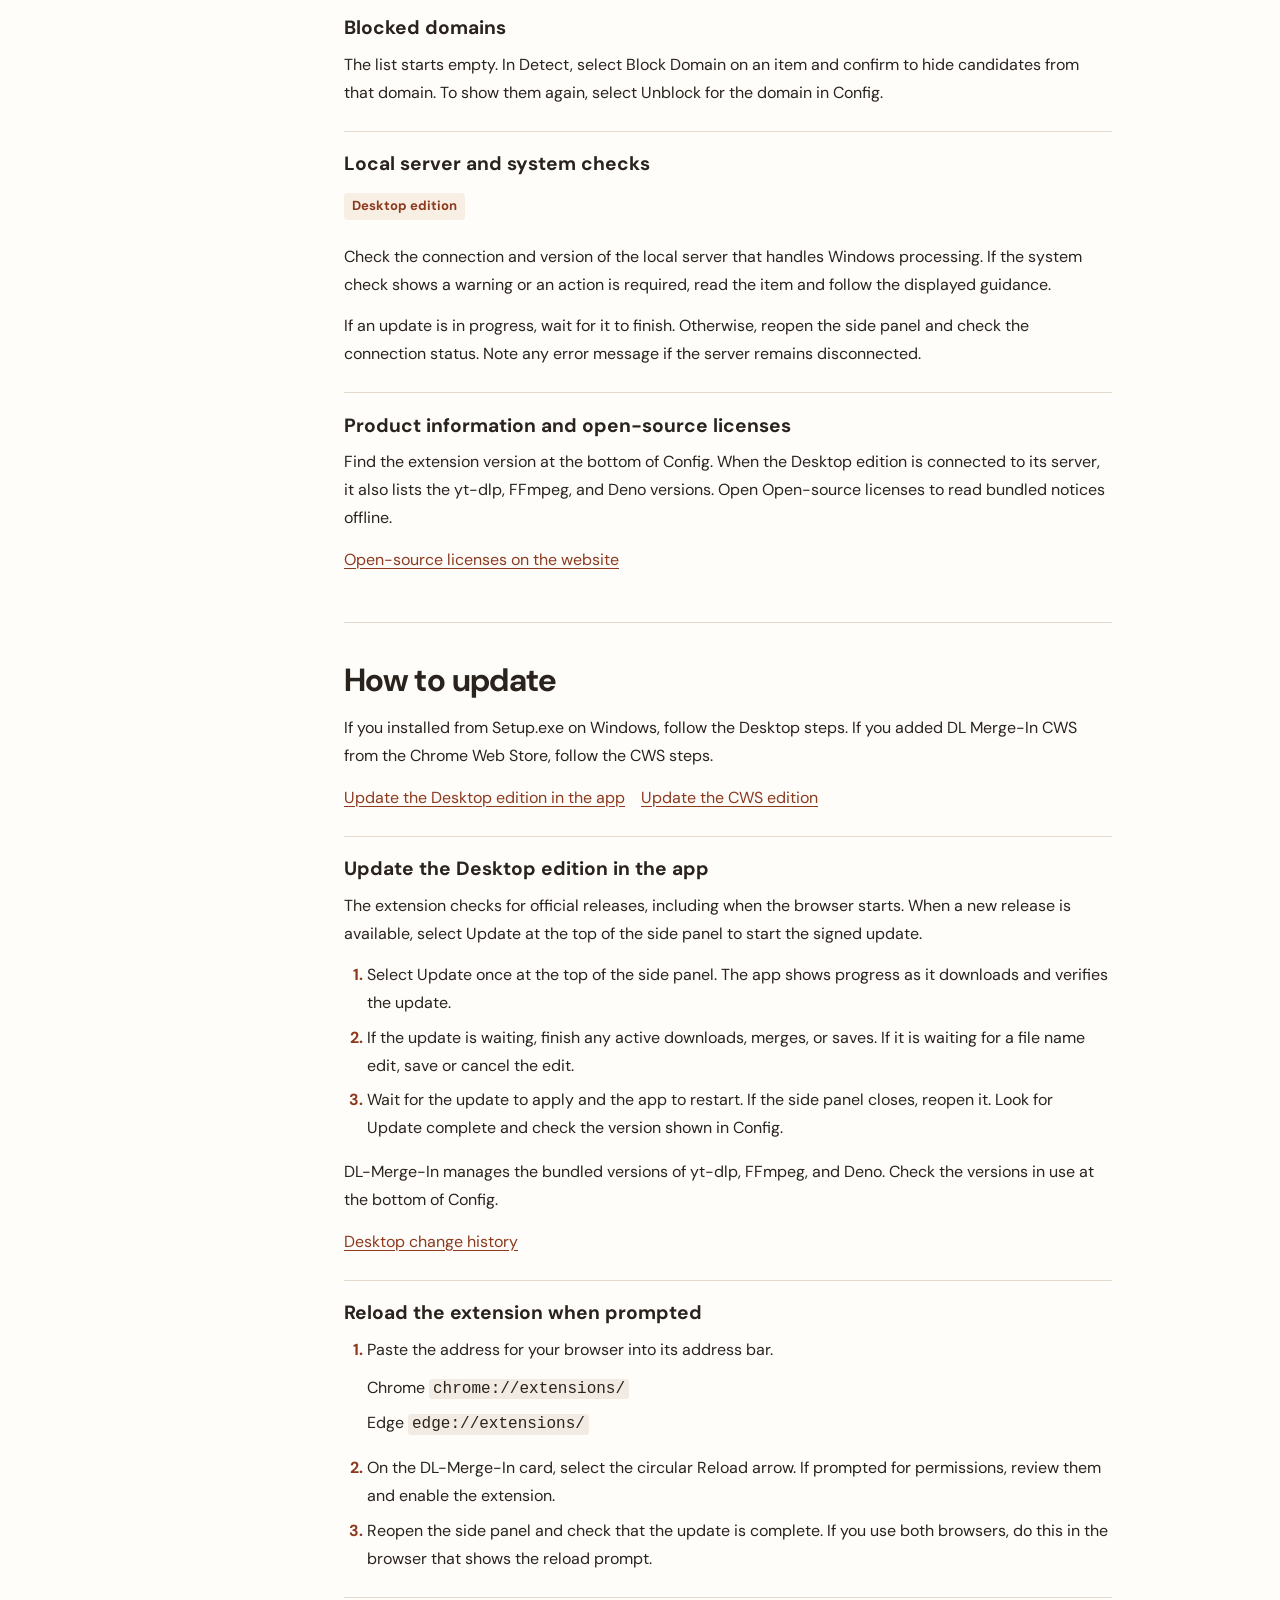
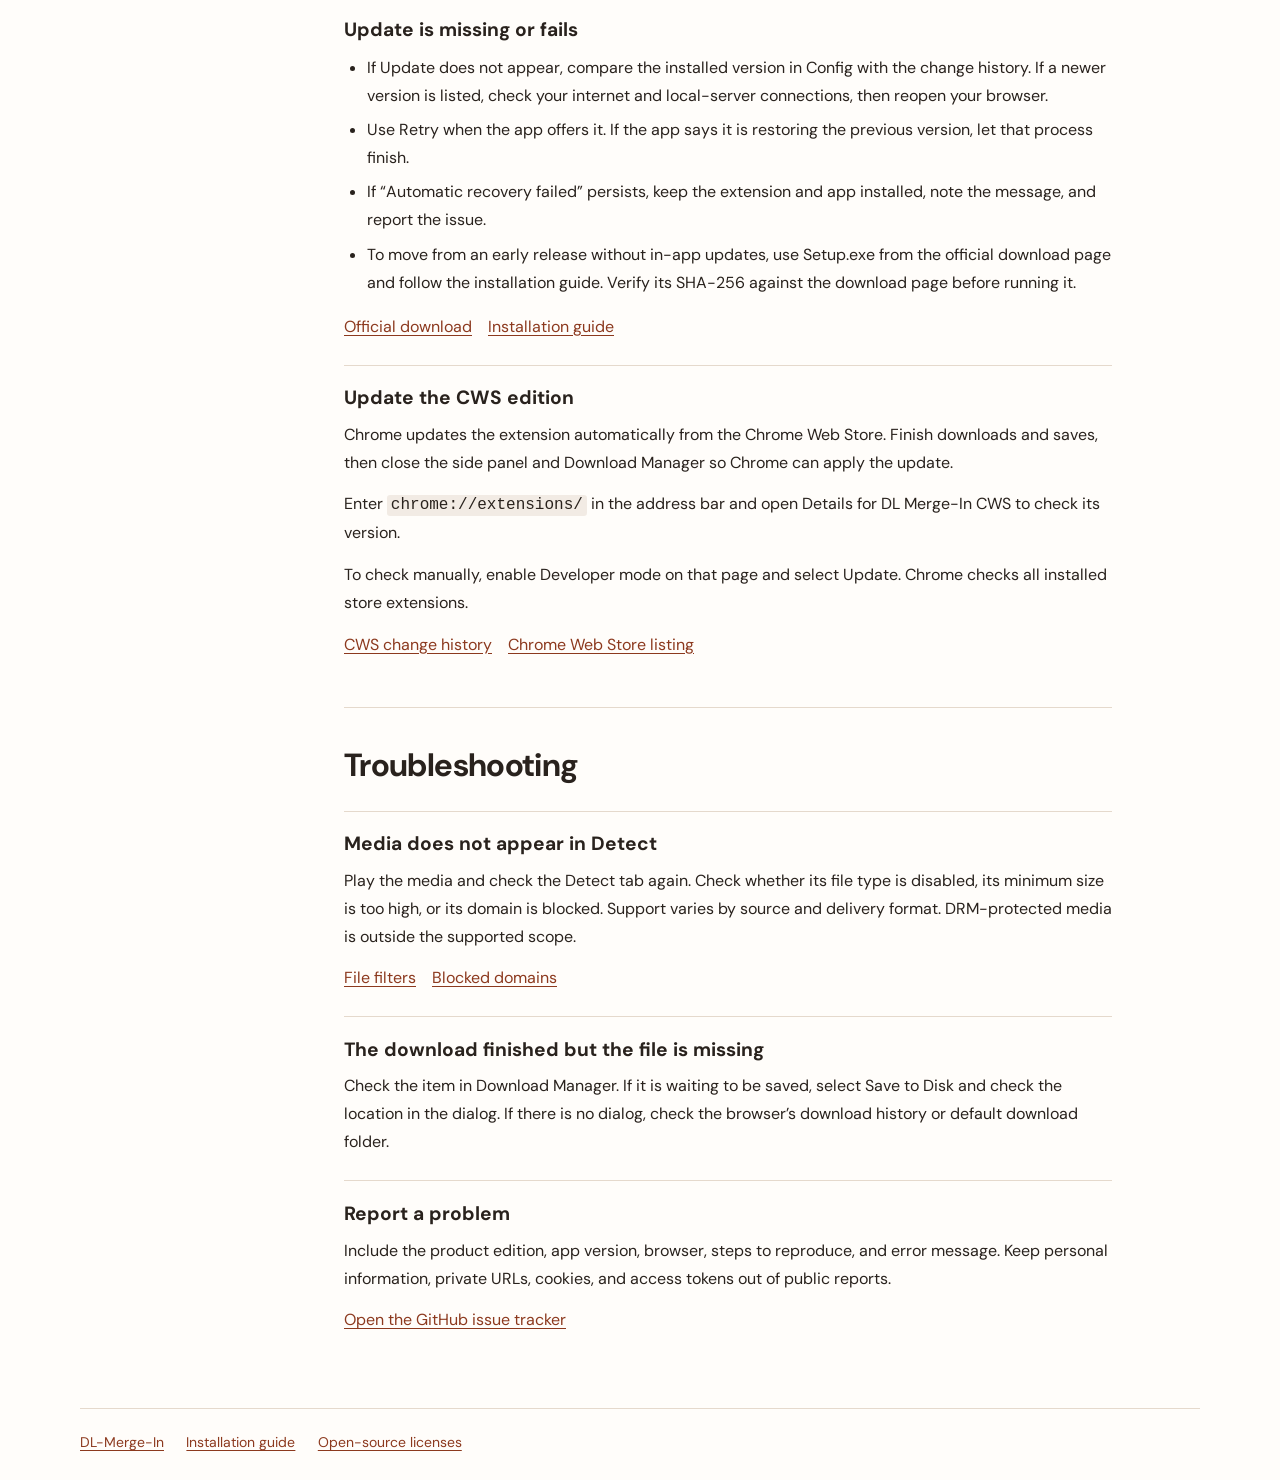
<file: help/index.html>
<!doctype html>
<html lang="ja">
<head>
  <meta charset="utf-8">
  <meta name="viewport" content="width=device-width, initial-scale=1">
  <meta name="description" content="DL名人の使い方、設定タブの各項目、デスクトップ版とCWS版の更新手順を案内します。" data-help-content="description">
  <title>DL名人 ヘルプ</title>
  <link rel="stylesheet" href="../style.css?v=20260923-1">
  <link rel="stylesheet" href="./help.css">
  <script src="./help.js" defer></script>
</head>
<body class="help-page">
  <a class="help-skip" href="#main" data-help="skip">本文へ移動</a>
  <header class="help-header">
    <div class="help-shell help-header-inner">
      <a class="brand" href="../index.html"><img class="brand-mark" src="../assets/brand-icon.png" alt=""><span data-help="brand">DL名人</span></a>
      <nav class="help-header-links" aria-label="関連ページ" data-help-aria="headerNav">
        <a href="../index.html" data-help="home">製品サイト</a>
        <a href="../guide/index.html" data-help="installGuide">インストールガイド</a>
      </nav>
      <nav class="help-languages" aria-label="ヘルプの表示言語" data-help-aria="languageNav">
        <a href="?lang=ja" data-language="ja" hreflang="ja" lang="ja" aria-current="true">日本語</a>
        <a href="?lang=en" data-language="en" hreflang="en" lang="en">English</a>
      </nav>
    </div>
  </header>

  <main id="main" tabindex="-1">
    <div class="help-hero">
      <div class="help-shell">
        <p class="help-edition" data-help="edition">デスクトップ版・CWS版</p>
        <h1 data-help="title">DL名人 ヘルプ</h1>
        <p class="help-lead" data-help="lead">メディアの保存、用途に合う設定、アップデートの方法を案内します。</p>

        <form class="help-search" role="search" aria-labelledby="search-label" data-help-search hidden>
          <label id="search-label" for="help-query" data-help="searchLabel">ヘルプ内を検索</label>
          <div class="help-search-field">
            <input id="help-query" type="search" placeholder="例：保存先、画質、更新" data-help-placeholder="searchPlaceholder" aria-controls="search-results" autocomplete="off">
            <button type="submit" data-help="searchButton">検索</button>
          </div>
          <div id="search-results" class="help-search-results" hidden>
            <p role="status" data-help-search-status></p>
            <ul data-help-search-links></ul>
          </div>
        </form>

        <nav class="help-shortcuts" aria-label="よく使う案内" data-help-aria="shortcuts">
          <a href="#workflow"><strong data-help="startShortcut">検出から保存まで</strong><span data-help="startHint">候補を選び、保存先を確認する</span></a>
          <a href="#settings"><strong data-help="settingsShortcut">設定を調べる</strong><span data-help="settingsHint">各項目の初期値と使い分け</span></a>
          <a href="#updates"><strong data-help="updatesShortcut">アップデートする</strong><span data-help="updatesHint">デスクトップ版・CWS版の手順</span></a>
        </nav>
      </div>
    </div>

    <div class="help-shell help-layout">
      <nav class="help-toc" aria-labelledby="toc-title">
        <h2 id="toc-title" data-help="toc">このページの目次</h2>
        <ul>
          <li><a href="#workflow" data-help="workflow">基本の使い方</a></li>
          <li><a href="#download-manager" data-help="manager">ダウンロードマネージャー</a></li>
          <li><a href="#recommended" data-help="recommended">目的別の設定例</a></li>
          <li><a href="#settings" data-help="settings">設定リファレンス</a></li>
          <li><a href="#updates" data-help="updates">更新方法</a></li>
          <li><a href="#troubleshooting" data-help="troubleshooting">困ったとき</a></li>
        </ul>
      </nav>

      <div class="help-content">
        <section class="help-section" id="workflow" data-topic data-keywords="detect save folder 保存先 保存待ち ダウンロードマネージャー">
          <h2 data-help="workflow">基本の使い方</h2>
          <ol class="help-steps">
            <li data-help="useStep1">保存する権利のあるメディアのページを開きます。拡張機能のサイドパネルを開き、「検出」タブで候補を確認します。候補が見つからないときは、ページ内のメディアを再生して表示を確認します。</li>
            <li data-help="useStep2">候補のダウンロード操作を選びます。画質の選択画面が出た場合は、目的に合う画質を選びます。画質や字幕の候補は配信元によって異なります。</li>
            <li data-help="useStep3">ダウンロードマネージャーで進捗を確認し、完了した項目の「ディスクへ保存」を選びます。「保存待ち」のファイルは、まだ指定のフォルダーに保存されていません。</li>
          </ol>
          <p data-help="saveBehavior">デスクトップ版では「すべてフォルダへ保存」で、保存対象の完了ファイルを選んだフォルダーにまとめて保存できます。CWS版では項目ごとに保存します。個別保存の場所は、保存ダイアログまたはブラウザーのダウンロード設定で確認できます。</p>
          <p class="help-related"><a href="../supported-sites/index.html#edition-differences" data-help="supported">デスクトップ版とCWS版の対応範囲</a></p>
        </section>

        <section class="help-section" id="download-manager" data-topic data-keywords="download manager pause resume queue live clear completed ダウンロードマネージャー 一時停止 再開 キュー ライブ 保存済み">
          <h2 data-help="manager">ダウンロードマネージャー</h2>
          <p data-help="managerIntro">サイドパネルの「ダウンロードマネージャーを開く」から、待機中・取得中・完了した項目を確認できます。</p>
          <ul class="help-steps">
            <li data-help="managerQueue">待機中の項目はドラッグして順番を変更できます。操作できる項目では「一時停止」「再開」を使えます。</li>
            <li data-help="managerLive">デスクトップ版で取得中のライブに「停止して保存」が表示された場合は、その操作で取得を終え、保存の準備を進めます。</li>
            <li data-help="managerClear">「完了済みを消去」はディスクに保存済みの項目を一覧から整理します。保存待ちの項目は先に保存してください。</li>
          </ul>
        </section>

        <section class="help-section" id="recommended" data-topic data-keywords="recommended defaults 初期値 推奨">
          <h2 data-help="recommended">目的別の設定例</h2>
          <dl class="help-recipes">
            <div>
              <dt data-help="recipeChoice">保存ごとに画質と容量を選びたい</dt>
              <dd><span data-help="recipeChoiceBody">「常に最高画質を選択」をオフにし、候補が複数ある場合に選択画面で画質を決めます。</span> <a href="#quality" data-help="qualityLink">画質とコーデック</a></dd>
            </div>
            <div>
              <dt data-help="recipePlayback">別の端末や編集ソフトでも再生したい</dt>
              <dd><span data-help="recipePlaybackBody">デスクトップ版のYouTube保存では、「常に最高画質を選択」をオフにして「高互換（H.264 + AAC）」を選びます。</span> <a href="#codec" data-help="codecLink">コーデックの違い</a></dd>
            </div>
            <div>
              <dt data-help="recipeNetwork">保存中もほかの通信に余裕を残したい</dt>
              <dd><span data-help="recipeNetworkBody">まず既定の 5 MB/s とサイト別の制限を使い、通信が重いときは速度の上限を下げます。</span> <a href="#speed" data-help="speedLink">速度制限</a></dd>
            </div>
          </dl>
        </section>

        <section class="help-section" id="settings" aria-labelledby="settings-title">
          <h2 id="settings-title" data-help="settings">設定リファレンス</h2>
          <p class="help-section-lead" data-help="settingsLead">ブラウザーのサイドパネルで「設定」タブを開きます。表示される項目はエディションによって異なります。</p>
          <nav class="help-setting-index" aria-label="設定項目へのリンク" data-help-aria="settingsNav">
            <ul>
              <li><a href="#version" data-help="version">現在のバージョン・配信元</a></li>
              <li><a href="#storage" data-help="storage">ストレージ管理ダッシュボード</a></li>
              <li><a href="#language" data-help="language">表示言語</a></li>
              <li><a href="#file-filters" data-help="filters">ファイルフィルター</a></li>
              <li><a href="#subtitles" data-help="subtitles">字幕</a></li>
              <li><a href="#quality" data-help="quality">画質とコーデック</a></li>
              <li><a href="#concurrency" data-help="downloadBehavior">ダウンロード動作</a></li>
              <li><a href="#speed" data-help="speed">ダウンロード速度制限</a></li>
              <li><a href="#blocked-domains" data-help="blocked">ブロック中のドメイン</a></li>
              <li><a href="#local-server" data-help="server">ローカルサーバー・システムチェック</a></li>
              <li><a href="#about" data-help="about">製品情報・オープンソースライセンス</a></li>
            </ul>
          </nav>

          <article class="help-setting" id="version" data-topic data-keywords="current version 現在のバージョン 公開配信元">
            <h3 data-help="version">現在のバージョン・配信元</h3>
            <p data-help="versionBody">設定画面に拡張機能の現在のバージョンが表示されます。デスクトップ版で検証配信元の表示や配信元のエラーが出て、通常の配信に戻したい場合は「公開配信元に戻す」を選びます。</p>
            <p class="help-related"><a href="#updates" data-help="updates">更新方法</a></p>
          </article>

          <article class="help-setting" id="storage" data-topic data-keywords="storage dashboard disk delete files 空き容量 ストレージ 管理 掃除 削除">
            <h3 data-help="storage">ストレージ管理ダッシュボード</h3>
            <p class="help-availability" data-help="desktopOnly">デスクトップ版</p>
            <p data-help="storageBody">この項目がある場合は、別タブでダウンロード一覧にない内部ファイルと容量を確認できます。「内部ストレージを確認」で一覧を更新します。ブラウザーのプロファイルと、利用できる場合はデスクトップ版のWindows側の作業用出力が表示されます。</p>
            <p class="help-notice" data-help="storageCaution">未保存のファイルが含まれる場合があります。必要なものは先にダウンロードマネージャーで保存し、不要と確認できたファイルだけを個別に削除してください。</p>
          </article>

          <article class="help-setting" id="language" data-topic data-keywords="language locale auto 表示言語 日本語 英語 自動">
            <h3 data-help="language">表示言語</h3>
            <p data-help="languageBody">サイドパネルなどの表示言語を、11言語または「自動（ブラウザの言語）」から選びます。デスクトップ版の初回起動時には、セットアップで選んだ言語が使われる場合があります。字幕の言語は別に指定できます。</p>
            <p class="help-related"><a href="#subtitles" data-help="subtitleLink">字幕の優先言語</a></p>
          </article>

          <article class="help-setting" id="file-filters" data-topic data-keywords="file filter extension minimum size detection mp4 webm mp3 m4a m3u8 mpd ts 拡張子 サイズ 表示されない">
            <h3 data-help="filters">ファイルフィルター</h3>
            <p data-help="filtersBody">拡張子ごとに候補を表示するかを設定します。「有効」がオンの場合、サイズが分かる候補は「最小サイズ（KB）」以上のものが表示されます。サイズ不明の候補には最小サイズが適用されません。0 KBはサイズ制限なしです。</p>
            <table class="help-table">
              <caption data-help="filterDefaults">初期設定</caption>
              <thead><tr><th scope="col" data-help="filterExtension">拡張子</th><th scope="col" data-help="filterMinimum">最小サイズ</th><th scope="col" data-help="filterEnabled">有効</th></tr></thead>
              <tbody>
                <tr><th scope="row"><code>.mp4</code>, <code>.webm</code></th><td>100 KB</td><td data-help="on">オン</td></tr>
                <tr><th scope="row"><code>.mp3</code>, <code>.m4a</code></th><td>50 KB</td><td data-help="on">オン</td></tr>
                <tr><th scope="row"><code>.m3u8</code>, <code>.mpd</code></th><td>0 KB</td><td data-help="on">オン</td></tr>
                <tr><th scope="row"><code>.ts</code></th><td>0 KB</td><td data-help="off">オフ</td></tr>
              </tbody>
            </table>
            <p data-help="filtersChange">ルールを増やすには「新しい拡張子」に flv などを入力し、「追加」を選びます。新しい行は有効・0 KBで作られます。候補を隠したい場合は「有効」をオフにします。「×」で行を削除すると、その拡張子に対するルールが解除されます。</p>
          </article>

          <article class="help-setting" id="subtitles" data-topic data-keywords="subtitles captions vtt language YouTube 字幕 自動 優先言語">
            <h3 data-help="subtitles">字幕</h3>
            <p class="help-availability" data-help="desktopOnly">デスクトップ版</p>
            <ul>
              <li><strong data-help="subtitleAuto">字幕を自動ダウンロード</strong> <span data-help="subtitleAutoBody">初期値はオフです。YouTubeで、希望言語の字幕が利用できる場合に取得します。</span></li>
              <li><strong data-help="subtitleLanguage">字幕の優先言語</strong> <span data-help="subtitleLanguageBody">「自動」はブラウザーの言語を使います。決まった言語の字幕がほしい場合は、一覧からその言語を選びます。</span></li>
            </ul>
            <p data-help="subtitleCaveat">希望言語の字幕がない場合は動画だけが保存されることがあります。公開中のデスクトップ版では「字幕（PRO機能）」の欄で設定できます。</p>
          </article>

          <article class="help-setting" id="quality" data-topic data-keywords="auto highest resolution quality manual 画質 解像度 容量 最高画質">
            <h3 data-help="quality">画質とコーデック</h3>
            <h4 data-help="highest">常に最高画質を選択</h4>
            <p data-help="highestBody">初期値はオフです。オンにすると、対応する候補では画質選択を省き、取得可能な最高画質を選びます。画質を手動で指定した場合は、その選択が優先されます。容量や対応端末を意識して毎回選びたい場合は、オフのままにします。</p>
          </article>

          <article class="help-setting" id="codec" data-topic data-keywords="youtube codec H.264 H264 AAC VP9 AV1 MP4 playback 再生 互換 画質">
            <h3 data-help="codec">YouTube ダウンロードのコーデック</h3>
            <p class="help-availability" data-help="desktopOnly">デスクトップ版</p>
            <ul>
              <li><strong data-help="codecCompatible">高互換（H.264 + AAC）</strong> <span data-help="codecCompatibleBody">初期値です。幅広い端末や編集ソフトとの互換性を重視する場合に向いています。</span></li>
              <li><strong data-help="codecBest">最高画質優先（VP9/AV1可）</strong> <span data-help="codecBestBody">利用できる画質の選択肢を広げます。再生する端末やソフトが VP9・AV1 に対応するか確認してください。</span></li>
            </ul>
            <p data-help="codecCaveat">この設定はYouTubeの取得向けです。HLS配信には適用されません。最高画質の自動選択では、取得経路によって AV1 が優先される場合があります。</p>
          </article>

          <article class="help-setting" id="concurrency" data-topic data-keywords="stream concurrency source domain unlimited queue 同時 ストリーム数 一時停止 枠 サイト">
            <h3 data-help="downloadBehavior">ダウンロード動作</h3>
            <h4 data-help="concurrency">取得元サイト別のストリーム数を制限しない</h4>
            <p data-help="concurrencyBody">初期値はオフで、同じサイトの取得ジョブは同時に3件までです。一時停止中のジョブも枠を保持します。オンにすると取得のサイト別制限が外れます。候補の情報を調べる軽量処理には、同じサイトで同時に3件までの制限が続きます。</p>
            <p data-help="concurrencyTip">同じサイトから複数の取得を進めると、回線や配信元への負荷が増えます。迷ったら既定値のまま使ってください。</p>
          </article>

          <article class="help-setting" id="speed" data-topic data-keywords="speed download limit unlimited bandwidth mb/s 速度 制限 無制限 帯域">
            <h3 data-help="speed">ダウンロード速度制限</h3>
            <p data-help="speedBody">1本あたりの最大取得速度を MB/s（メガバイト毎秒）で設定します。初期値は 5 MB/s です。正の整数を入力するか、「無制限」にチェックを入れます。複数の取得が進むと、合計の通信量は1本分の上限より大きくなります。</p>
            <p data-help="speedActive">実行中の取得に反映するときは、画面の状態表示を確認してください。ライブ、一時停止中、結合中、保存中の処理では反映が後になる場合があります。反映できなかったと表示されたら、デスクトップ版のサーバーが対応する版か確認します。</p>
          </article>

          <article class="help-setting" id="blocked-domains" data-topic data-keywords="block unblock domain hide site ブロック 解除 ドメイン 非表示">
            <h3 data-help="blocked">ブロック中のドメイン</h3>
            <p data-help="blockedBody">初期状態は空です。検出タブで候補の「Block Domain」を選ぶと、確認後にそのドメインの候補を非表示にします。再表示したい場合は、設定の一覧で対象ドメインの「ブロック解除」を選びます。</p>
          </article>

          <article class="help-setting" id="local-server" data-topic data-keywords="local server yt-dlp ffmpeg deno disconnected preflight ローカルサーバー 起動 システムチェック 接続">
            <h3 data-help="server">ローカルサーバー・システムチェック</h3>
            <p class="help-availability" data-help="desktopOnly">デスクトップ版</p>
            <p data-help="serverBody">Windows側の処理を担当するローカルサーバーの接続状態とバージョンを確認できます。システムチェックが「注意」や「要対応」のときは、表示された項目と対処方法を確認してください。</p>
            <p data-help="serverDisconnected">接続できない場合は、更新処理が進行中なら完了を待ちます。更新中でなければ、サイドパネルを開き直して接続状態を確認します。接続できない状態が続く場合は、表示されたエラーを控えてください。</p>
          </article>

          <article class="help-setting" id="about" data-topic data-keywords="about version yt-dlp FFmpeg Deno licenses oss オープンソース バージョン">
            <h3 data-help="about">製品情報・オープンソースライセンス</h3>
            <p data-help="aboutBody">設定画面の下部で拡張機能のバージョンを確認できます。デスクトップ版でサーバーに接続している場合は、yt-dlp、FFmpeg、Denoのバージョンも確認できます。「オープンソースライセンス」から、同梱ソフトウェアのライセンスをオフラインで読めます。</p>
            <p class="help-related"><a href="../licenses/index.html" data-help="licenses">公開サイトのオープンソースライセンス</a></p>
          </article>
        </section>

        <section class="help-section" id="updates" aria-labelledby="updates-title">
          <h2 id="updates-title" data-help="updates">更新方法</h2>
          <p data-help="updateEdition">WindowsのSetup.exeから導入した場合はデスクトップ版、Chrome ウェブストアから「DL Merge-In CWS」を追加した場合はCWS版の手順をご覧ください。</p>
          <p class="help-related"><a href="#desktop-update" data-help="desktopUpdate">デスクトップ版をアプリ内で更新する</a> <a href="#cws-update" data-help="cwsUpdate">CWS版を更新する</a></p>
          <article class="help-setting" id="desktop-update" data-topic data-keywords="desktop update upgrade check retry version restart 今すぐ更新 アップデート 更新 再試行">
            <h3 data-help="desktopUpdate">デスクトップ版をアプリ内で更新する</h3>
            <p data-help="desktopUpdateIntro">ブラウザー起動時などに新しい正式版を確認します。新しい版が見つかると、サイドパネル上部の「更新」から署名付きの差分更新を開始できます。</p>
            <ol class="help-steps">
              <li data-help="desktopUpdateStep1">サイドパネル上部の「更新」を1回押します。ダウンロードと検証が始まり、進み具合が表示されます。</li>
              <li data-help="desktopUpdateStep2">待機中と表示されたら、進行中の取得・結合・保存を終えてください。名前の編集中で止まっている場合は、編集を保存するかキャンセルします。</li>
              <li data-help="desktopUpdateStep3">適用から再起動まで待ち、「更新完了」を確認します。サイドパネルが閉じた場合は開き直し、設定画面に表示されるバージョンを確認します。</li>
            </ol>
            <p data-help="desktopUpdateTools">yt-dlp、FFmpeg、Denoの同梱版は、製品側で管理されています。利用中の版は「設定」の下部で確認できます。</p>
            <p class="help-related"><a href="../changelog/index.html" data-help="desktopHistory">デスクトップ版の更新履歴</a></p>
          </article>

          <article class="help-setting" id="extension-reload" data-topic data-keywords="reload chrome edge extensions extension restart 拡張機能 再読み込み">
            <h3 data-help="reload">再読み込みを求められたとき</h3>
            <ol class="help-steps">
              <li><span data-help="reloadStep1">使用中のブラウザーに対応するアドレスを、アドレスバーに貼り付けます。</span>
                <ul class="help-addresses">
                  <li>Chrome <code>chrome://extensions/</code></li>
                  <li>Edge <code>edge://extensions/</code></li>
                </ul>
              </li>
              <li data-help="reloadStep2">DL-Merge-Inのカードにある丸い矢印（再読み込み）を押します。権限の確認が出たら内容を確認し、有効にします。</li>
              <li data-help="reloadStep3">サイドパネルを開き直して更新完了を確認します。両方のブラウザーで使っている場合は、再読み込みを案内されたブラウザーで行います。</li>
            </ol>
          </article>

          <article class="help-setting" id="update-trouble" data-topic data-keywords="update no button failed retry rollback setup old version recovery アップデート 更新失敗 復旧 更新できない 再インストール">
            <h3 data-help="updateTrouble">更新が出ない・失敗する</h3>
            <ul>
              <li data-help="updateAbsent">「更新」が出ない場合は、設定で現在のバージョンを確認し、更新履歴と照合します。新版がある場合は、ネット接続とローカルサーバーの状態を確認してからブラウザーを開き直します。</li>
              <li data-help="updateRetry">「再試行」が表示された場合は、アプリの案内に沿って再試行します。「旧版を復元中」と表示されている間は処理の完了を待ちます。</li>
              <li data-help="updateRecovery">「自動復旧に失敗しました」が続く場合は、拡張機能の削除やアプリのアンインストールをせず、表示されたメッセージを控えて不具合を報告してください。</li>
              <li data-help="updateOld">アプリ内更新に対応していない初期版から移行する場合は、公式ダウンロードページのSetup.exeを使用し、インストールガイドに従ってください。実行する前に同ページのSHA-256と照合します。</li>
            </ul>
            <p class="help-related"><a href="../download/index.html" data-help="officialDownload">公式ダウンロード</a> <a href="../guide/index.html" data-help="installGuide">インストールガイド</a></p>
          </article>

          <article class="help-setting" id="cws-update" data-topic data-keywords="cws chrome web store store update extension アップデート 自動更新 ウェブストア">
            <h3 data-help="cwsUpdate">CWS版を更新する</h3>
            <p data-help="cwsUpdateBody">Chromeがウェブストアから自動で更新します。取得や保存を終えてからサイドパネルとダウンロードマネージャーを閉じて待ちます。</p>
            <p><span data-help="cwsAddressIntro">アドレスバーに</span> <code>chrome://extensions/</code> <span data-help="cwsAddressAfter">を入力し、「DL Merge-In CWS」の詳細でバージョンを確認できます。</span></p>
            <p data-help="cwsManual">手動で確認する場合は、同じ画面で「デベロッパー モード」をオンにして「更新」を押します。Chromeはインストール済みのストア拡張機能をまとめて確認します。</p>
            <p class="help-related">
              <a href="../cws/changelog/index.html" data-help="cwsHistory">CWS版の更新履歴</a>
              <a href="https://chromewebstore.google.com/detail/dl-merge-in-cws/bjdjflglecphedijbhpplhnbfplangcg" data-help="cwsStore">Chrome ウェブストアの掲載情報</a>
            </p>
          </article>
        </section>

        <section class="help-section" id="troubleshooting" aria-labelledby="troubleshooting-title">
          <h2 id="troubleshooting-title" data-help="troubleshooting">困ったとき</h2>
          <article class="help-setting" id="missing-media" data-topic data-keywords="no results missing detect media 候補 ない 検出 されない DRM">
            <h3 data-help="missing">メディアが候補に表示されない</h3>
            <p data-help="missingBody">対象のページでメディアを再生してから検出タブを確認します。拡張子が無効になっていないか、最小サイズが大きすぎないか、ドメインをブロックしていないかも確認してください。対応状況は配信方式で異なり、DRM保護コンテンツは対象外です。</p>
            <p class="help-related"><a href="#file-filters" data-help="filters">ファイルフィルター</a> <a href="#blocked-domains" data-help="blocked">ブロック中のドメイン</a></p>
          </article>
          <article class="help-setting" id="save-trouble" data-topic data-keywords="save folder pending download manager 保存できない 保存待ち 保存先">
            <h3 data-help="saveTrouble">取得できたがファイルが見つからない</h3>
            <p data-help="saveTroubleBody">ダウンロードマネージャーで該当項目の状態を確認します。「保存待ち」なら「ディスクへ保存」を押し、表示されたダイアログで場所を確認します。保存先の確認画面が出ない場合は、ブラウザーのダウンロード履歴または既定の保存先を確認してください。</p>
          </article>
          <article class="help-setting" id="report" data-topic data-keywords="help report issue contact support error 問い合わせ 不具合 連絡 エラー">
            <h3 data-help="report">不具合を報告する</h3>
            <p data-help="reportBody">製品の種類、アプリのバージョン、使用ブラウザー、再現手順、画面に出たエラーを添えると状況を確認しやすくなります。公開の報告先には個人情報、非公開URL、Cookie、アクセストークンを載せないでください。</p>
            <p class="help-related"><a href="https://github.com/dl-merge-in/website/issues" data-help="issueLink">GitHubの不具合報告ページを開く</a></p>
          </article>
        </section>
      </div>
    </div>
  </main>

  <footer class="help-shell help-footer">
    <a href="../index.html" data-help="brand">DL名人</a>
    <a href="../guide/index.html" data-help="installGuide">インストールガイド</a>
    <a href="../licenses/index.html" data-i18n="licensesNav" data-help="footerLicenses">オープンソースライセンス</a>
  </footer>
</body>
</html>
</file>
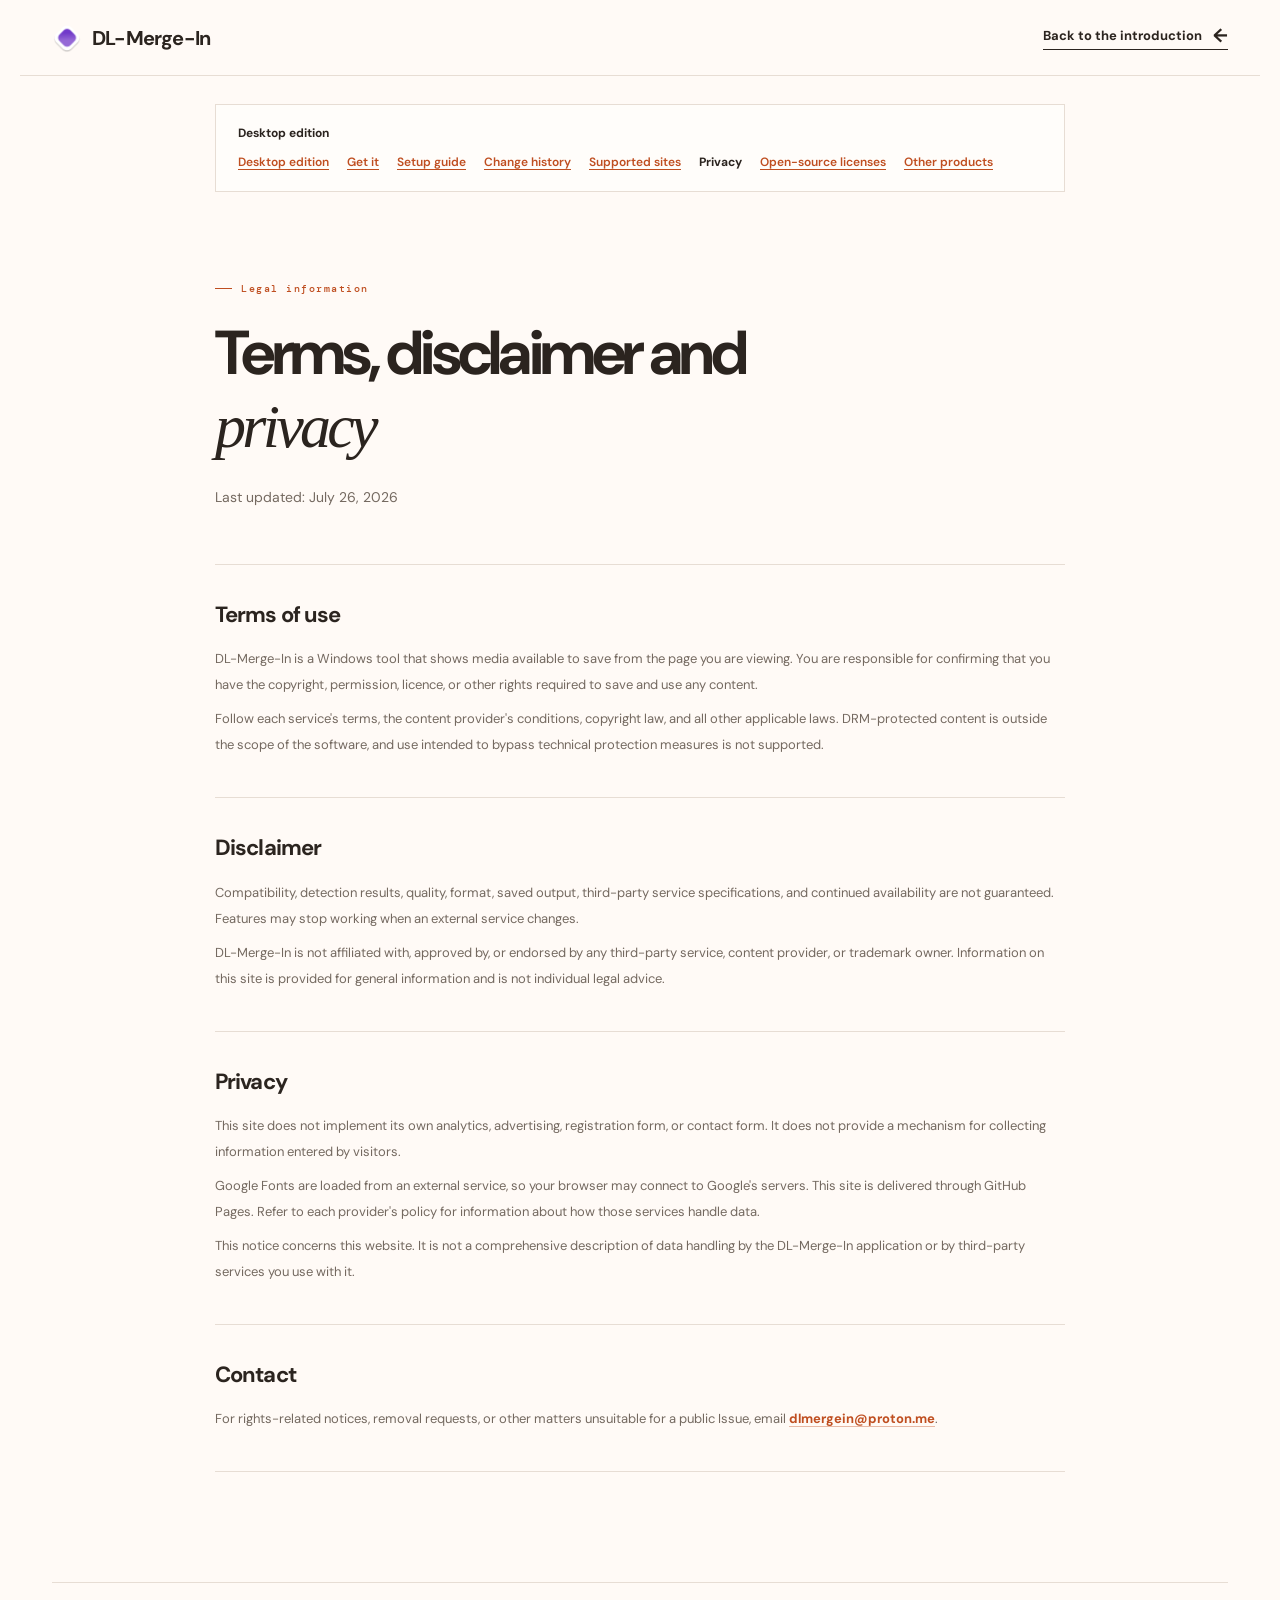
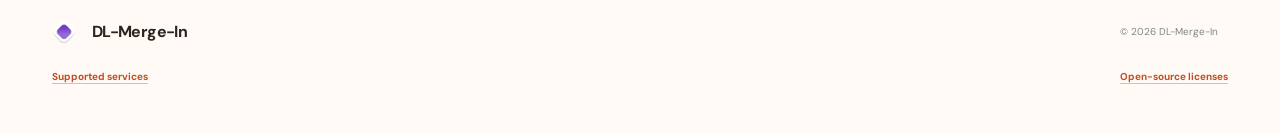
<file: legal/index.html>
<!doctype html>
<html lang="ja">
  <head>
    <meta charset="UTF-8" />
    <meta name="viewport" content="width=device-width, initial-scale=1.0" />
    <meta name="description" data-i18n-content="legalMetaDescription" content="DL名人の利用条件、免責事項、プライバシーに関する案内です。" />
    <title>利用条件・免責・プライバシー | DL名人</title>
    <link rel="stylesheet" href="../style.css?v=20260923-1" />
  <link rel="stylesheet" href="../product-map.css" /></head>
  <body data-i18n-page="legal">
    <header class="site-header info-header">
      <a class="brand" href="../" data-i18n-aria-label="home"><img class="brand-mark" src="../assets/brand-icon.png" alt="" /><span data-i18n="brand">DL名人</span></a>
      <a class="text-link" href="../"><span data-i18n="back">紹介ページへ戻る</span> <span>←</span></a>
    </header>
    <main class="info-page section">
      <p class="eyebrow"><span></span> <span data-i18n="legalKicker">法的情報</span></p>
      <h1 data-i18n-html="legalTitle">利用条件・免責・<br /><em>プライバシー</em></h1>
      <p class="info-lead" data-i18n="updated">最終更新日：2026年7月26日</p>
      <section>
        <h2 data-i18n="termsTitle">利用条件</h2>
        <p data-i18n="termsBody1">DL-Merge-Inは、閲覧中のページで見つかったメディアの保存候補を表示するWindows向けツールです。保存・利用するコンテンツについて、必要な著作権その他の権利、許可、ライセンスを利用者自身が確認してください。</p>
        <p data-i18n="termsBody2">各サービスの利用規約、コンテンツ提供者の条件、著作権法その他の適用法令を守ってご利用ください。DRMなどの技術的保護手段で保護されたコンテンツは対象外であり、保護の回避を目的とした利用はサポートしません。</p>
      </section>
      <section>
        <h2 data-i18n="disclaimerTitle">免責事項</h2>
        <p data-i18n="disclaimerBody1">対応可否、検出結果、画質、形式、保存結果、外部サービスの仕様および継続的な利用可能性は保証されません。外部サービスの変更等により、機能が利用できなくなる場合があります。</p>
        <p data-i18n="disclaimerBody2">DL-Merge-Inは、第三者サービス、コンテンツ提供者、商標権者と提携・承認・推奨関係にあるものではありません。本サイトの記載は情報提供を目的とするもので、個別の法的助言ではありません。</p>
      </section>
      <section>
        <h2 data-i18n="privacyTitle">プライバシー</h2>
        <p data-i18n="privacyBody1">本サイトは、独自のアクセス解析、広告、登録フォーム、問い合わせフォームを実装していません。訪問者の入力情報を本サイトで収集する仕組みはありません。</p>
        <p data-i18n="privacyBody2">表示のためにGoogle Fontsを外部読込みしています。ブラウザはGoogleのサーバーへ接続する場合があります。また、本サイトはGitHub Pagesで配信されています。これらのサービスにおける情報の取扱いは、各事業者のポリシーをご確認ください。</p>
        <p data-i18n="privacyBody3">この案内は本サイトに関するものです。DL-Merge-In本体および利用先の第三者サービスにおけるデータの取扱いについて、包括的な説明を行うものではありません。</p>
      </section>
      <section>
        <h2 data-i18n="contactTitle">連絡先</h2>
        <p data-i18n-html="contactBody">権利に関する連絡、削除要請、その他公開Issueに適さない連絡は、<a href="mailto:dlmergein@proton.me">dlmergein@proton.me</a> へお送りください。</p>
      </section>
    </main>
    <footer><a class="brand" href="../"><img class="brand-mark" src="../assets/brand-icon.png" alt="" /><span data-i18n="brand">DL名人</span></a><p data-i18n="copyright">© 2026 DL名人</p><p><a href="../supported-sites/" data-i18n="navSupport">対応サービスの例</a></p><p><a href="../licenses/" data-i18n="licensesNav">オープンソースライセンス</a></p></footer>
  <script src="../translations.js?v=20260906-1"></script>
  <script src="../i18n.js?v=20260921-1"></script>
  <script src="../product-context.js"></script></body>
</html>
</file>
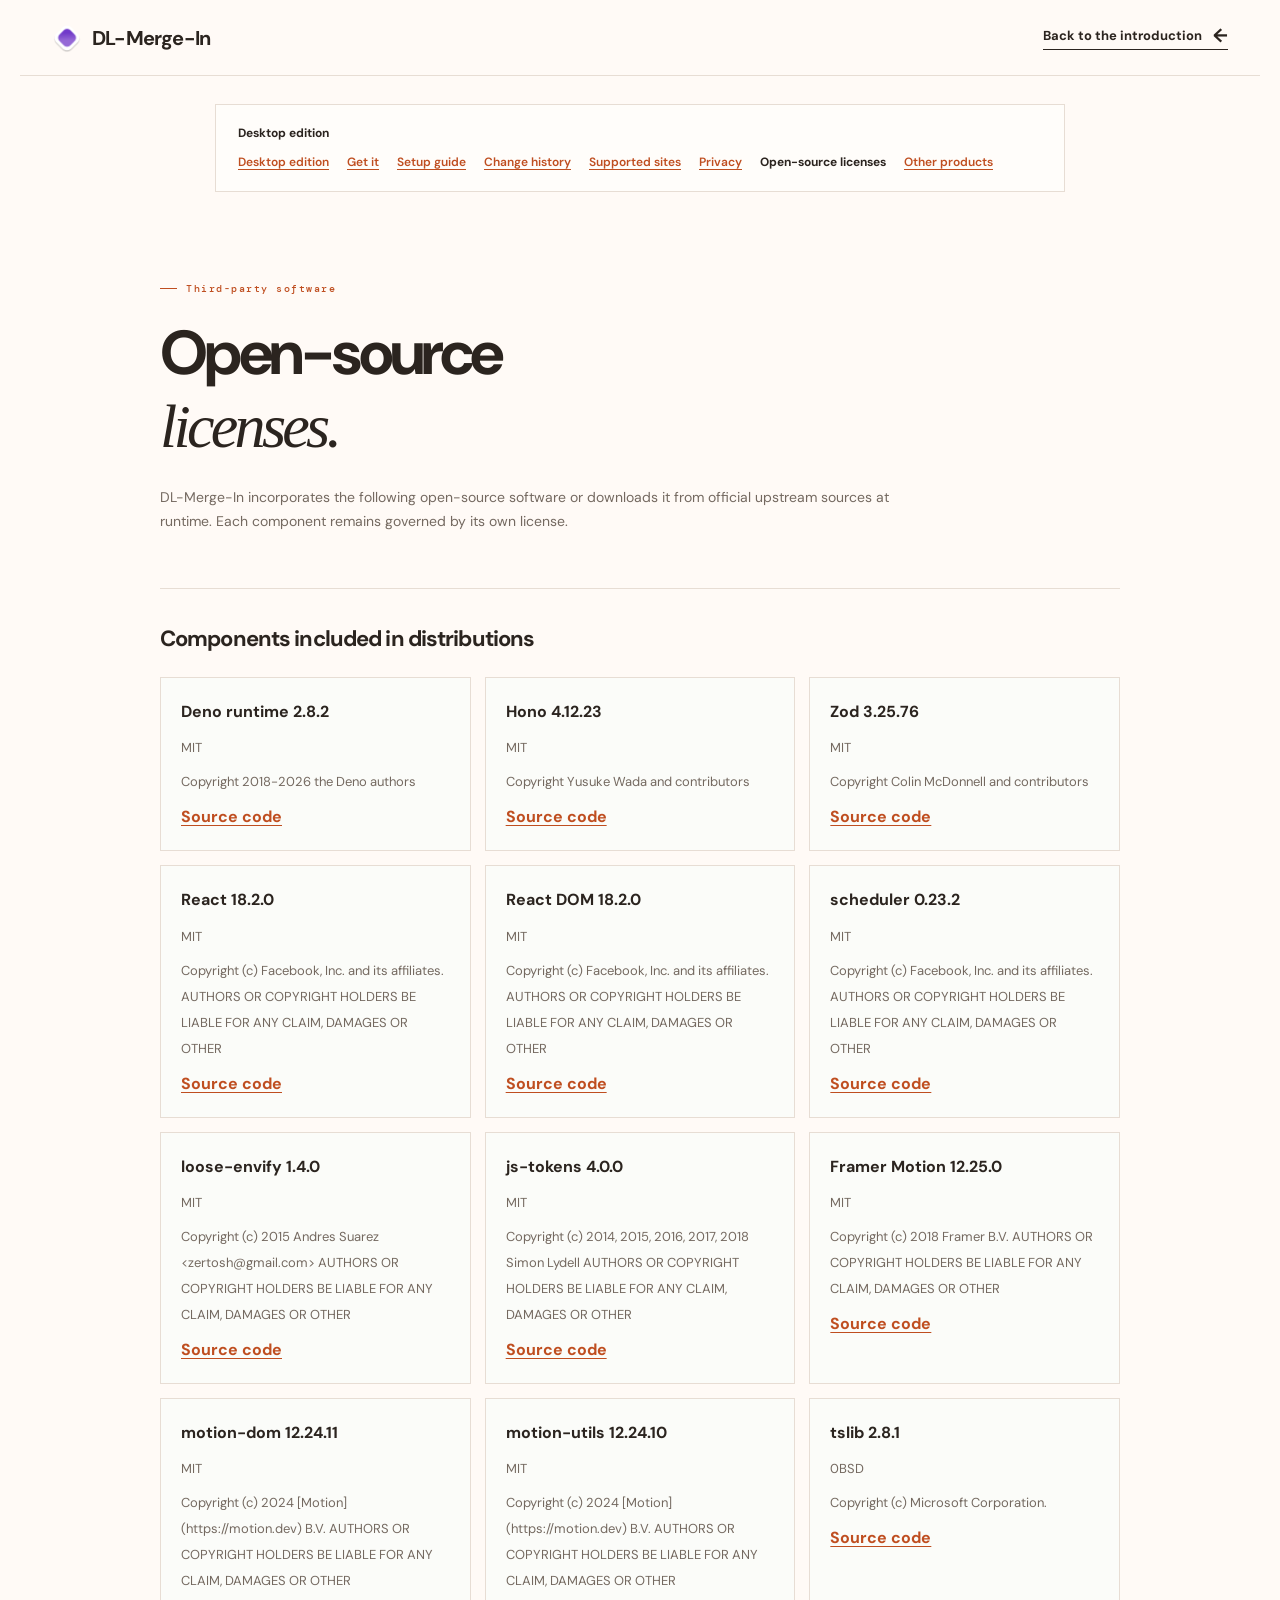
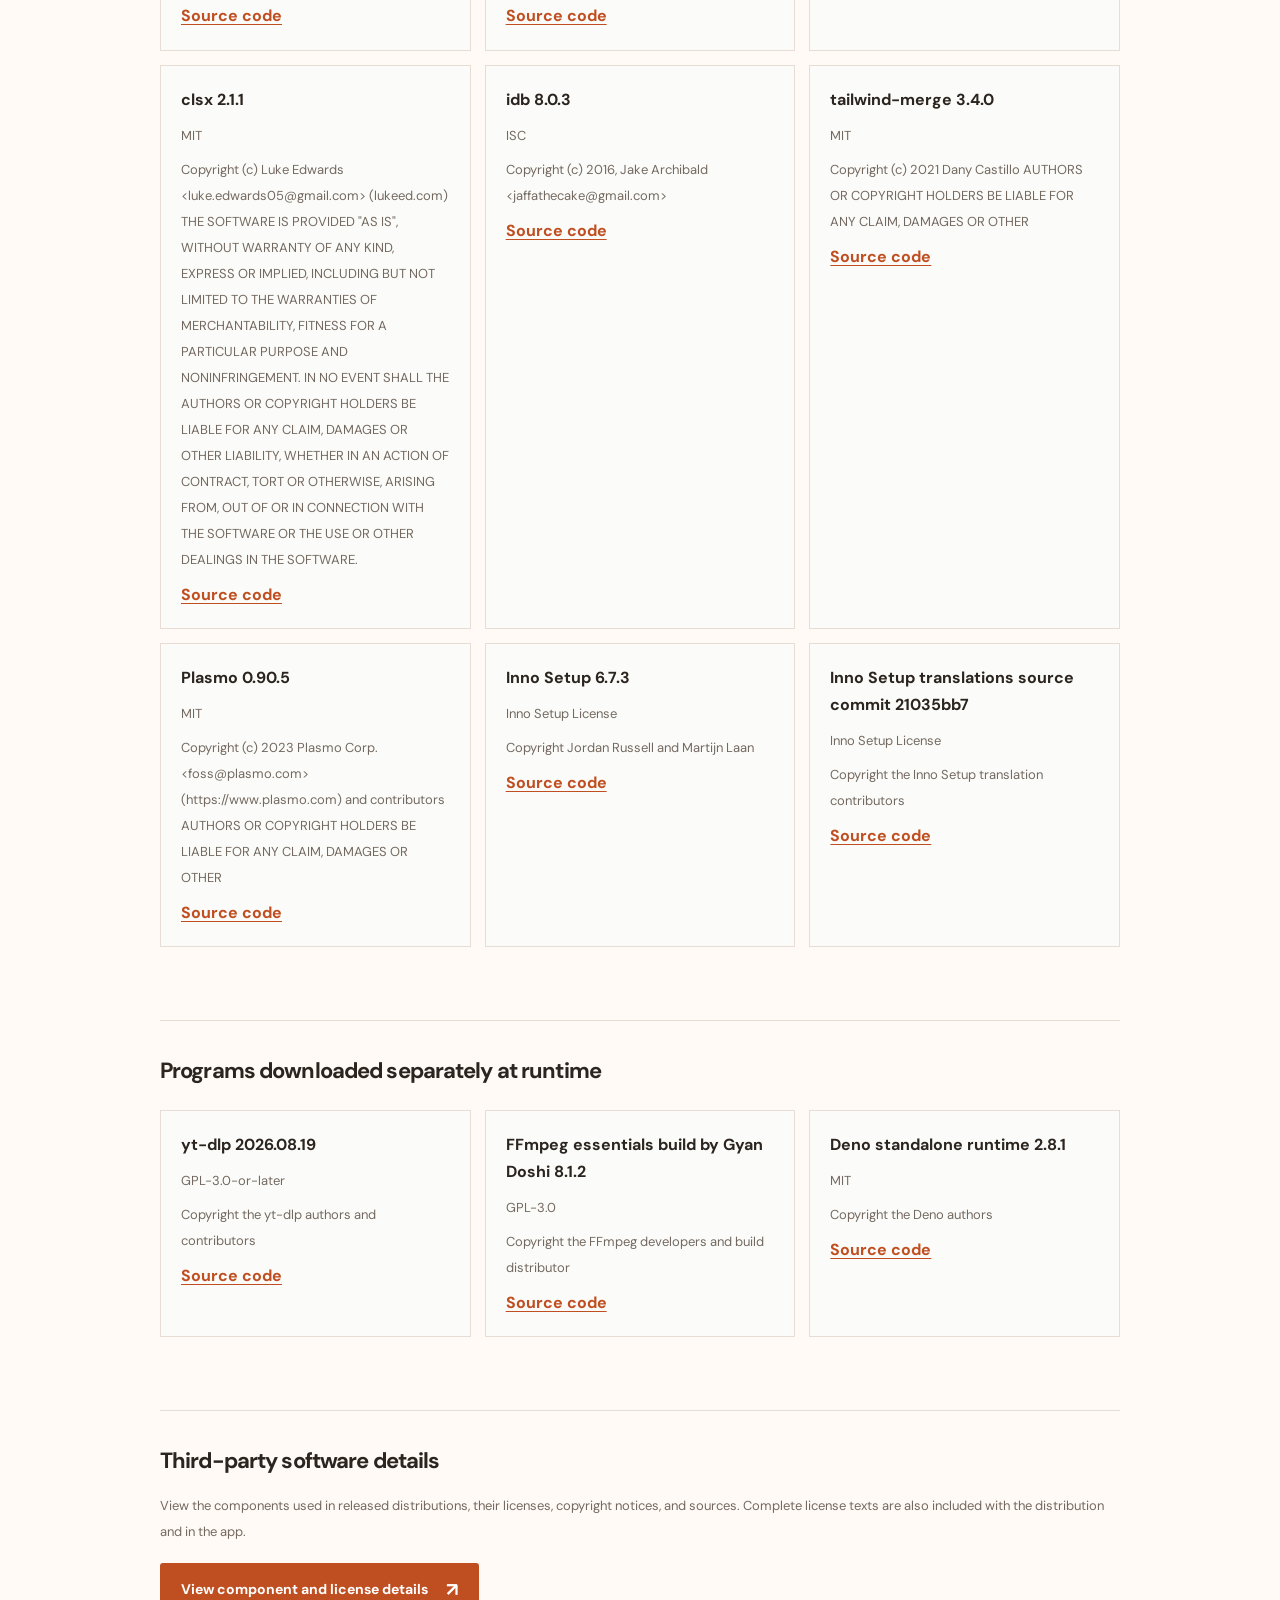
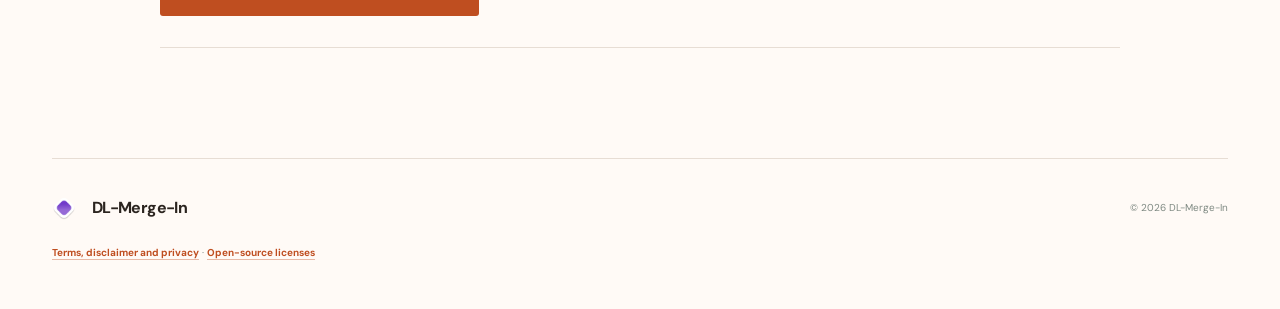
<file: licenses/index.html>
<!doctype html>
<html lang="ja">
  <head>
    <meta charset="UTF-8" />
    <meta name="viewport" content="width=device-width, initial-scale=1.0" />
    <meta name="description" data-i18n-content="licensesMetaDescription" content="DL-Merge-Inで使用しているオープンソースソフトウェアとライセンスの案内です。" />
    <title>オープンソースライセンス | DL名人</title>
    <link rel="stylesheet" href="../style.css?v=20260923-1" />
  <link rel="stylesheet" href="../product-map.css" /></head>
  <body data-i18n-page="licenses">
    <header class="site-header info-header">
      <a class="brand" href="../" data-i18n-aria-label="home"><img class="brand-mark" src="../assets/brand-icon.png" alt="" /><span data-i18n="brand">DL名人</span></a>
      <a class="text-link" href="../"><span data-i18n="back">紹介ページへ戻る</span> <span>←</span></a>
    </header>
    <main class="info-page section license-page">
      <p class="eyebrow"><span></span> <span data-i18n="licensesKicker">第三者ソフトウェア</span></p>
      <h1 data-i18n-html="licensesTitle">オープンソース<br /><em>ライセンス。</em></h1>
      <p class="info-lead" data-i18n="licensesLead">DL-Merge-Inは、以下のオープンソースソフトウェアを組み込み、または実行時に公式配布元から取得して使用します。各コンポーネントにはそれぞれのライセンスが適用されます。</p>

      <section>
        <h2 data-i18n="licensesEmbeddedTitle">配布物に組み込まれるコンポーネント</h2>
        <div class="license-grid">
<article><h3>Deno runtime 2.8.2</h3><p>MIT</p><p>Copyright 2018-2026 the Deno authors</p><a href="https://github.com/denoland/deno/tree/v2.8.2">Source code</a></article>
<article><h3>Hono 4.12.23</h3><p>MIT</p><p>Copyright Yusuke Wada and contributors</p><a href="https://github.com/honojs/hono/tree/v4.12.23">Source code</a></article>
<article><h3>Zod 3.25.76</h3><p>MIT</p><p>Copyright Colin McDonnell and contributors</p><a href="https://github.com/colinhacks/zod/tree/v3.25.76">Source code</a></article>
<article><h3>React 18.2.0</h3><p>MIT</p><p>Copyright (c) Facebook, Inc. and its affiliates. AUTHORS OR COPYRIGHT HOLDERS BE LIABLE FOR ANY CLAIM, DAMAGES OR OTHER</p><a href="https://www.npmjs.com/package/react/v/18.2.0">Source code</a></article>
<article><h3>React DOM 18.2.0</h3><p>MIT</p><p>Copyright (c) Facebook, Inc. and its affiliates. AUTHORS OR COPYRIGHT HOLDERS BE LIABLE FOR ANY CLAIM, DAMAGES OR OTHER</p><a href="https://www.npmjs.com/package/react-dom/v/18.2.0">Source code</a></article>
<article><h3>scheduler 0.23.2</h3><p>MIT</p><p>Copyright (c) Facebook, Inc. and its affiliates. AUTHORS OR COPYRIGHT HOLDERS BE LIABLE FOR ANY CLAIM, DAMAGES OR OTHER</p><a href="https://www.npmjs.com/package/scheduler/v/0.23.2">Source code</a></article>
<article><h3>loose-envify 1.4.0</h3><p>MIT</p><p>Copyright (c) 2015 Andres Suarez &lt;zertosh@gmail.com> AUTHORS OR COPYRIGHT HOLDERS BE LIABLE FOR ANY CLAIM, DAMAGES OR OTHER</p><a href="https://www.npmjs.com/package/loose-envify/v/1.4.0">Source code</a></article>
<article><h3>js-tokens 4.0.0</h3><p>MIT</p><p>Copyright (c) 2014, 2015, 2016, 2017, 2018 Simon Lydell AUTHORS OR COPYRIGHT HOLDERS BE LIABLE FOR ANY CLAIM, DAMAGES OR OTHER</p><a href="https://www.npmjs.com/package/js-tokens/v/4.0.0">Source code</a></article>
<article><h3>Framer Motion 12.25.0</h3><p>MIT</p><p>Copyright (c) 2018 Framer B.V. AUTHORS OR COPYRIGHT HOLDERS BE LIABLE FOR ANY CLAIM, DAMAGES OR OTHER</p><a href="https://www.npmjs.com/package/framer-motion/v/12.25.0">Source code</a></article>
<article><h3>motion-dom 12.24.11</h3><p>MIT</p><p>Copyright (c) 2024 [Motion](https://motion.dev) B.V. AUTHORS OR COPYRIGHT HOLDERS BE LIABLE FOR ANY CLAIM, DAMAGES OR OTHER</p><a href="https://www.npmjs.com/package/motion-dom/v/12.24.11">Source code</a></article>
<article><h3>motion-utils 12.24.10</h3><p>MIT</p><p>Copyright (c) 2024 [Motion](https://motion.dev) B.V. AUTHORS OR COPYRIGHT HOLDERS BE LIABLE FOR ANY CLAIM, DAMAGES OR OTHER</p><a href="https://www.npmjs.com/package/motion-utils/v/12.24.10">Source code</a></article>
<article><h3>tslib 2.8.1</h3><p>0BSD</p><p>Copyright (c) Microsoft Corporation.</p><a href="https://www.npmjs.com/package/tslib/v/2.8.1">Source code</a></article>
<article><h3>clsx 2.1.1</h3><p>MIT</p><p>Copyright (c) Luke Edwards &lt;luke.edwards05@gmail.com> (lukeed.com) THE SOFTWARE IS PROVIDED &quot;AS IS&quot;, WITHOUT WARRANTY OF ANY KIND, EXPRESS OR IMPLIED, INCLUDING BUT NOT LIMITED TO THE WARRANTIES OF MERCHANTABILITY, FITNESS FOR A PARTICULAR PURPOSE AND NONINFRINGEMENT. IN NO EVENT SHALL THE AUTHORS OR COPYRIGHT HOLDERS BE LIABLE FOR ANY CLAIM, DAMAGES OR OTHER LIABILITY, WHETHER IN AN ACTION OF CONTRACT, TORT OR OTHERWISE, ARISING FROM, OUT OF OR IN CONNECTION WITH THE SOFTWARE OR THE USE OR OTHER DEALINGS IN THE SOFTWARE.</p><a href="https://www.npmjs.com/package/clsx/v/2.1.1">Source code</a></article>
<article><h3>idb 8.0.3</h3><p>ISC</p><p>Copyright (c) 2016, Jake Archibald &lt;jaffathecake@gmail.com></p><a href="https://www.npmjs.com/package/idb/v/8.0.3">Source code</a></article>
<article><h3>tailwind-merge 3.4.0</h3><p>MIT</p><p>Copyright (c) 2021 Dany Castillo AUTHORS OR COPYRIGHT HOLDERS BE LIABLE FOR ANY CLAIM, DAMAGES OR OTHER</p><a href="https://www.npmjs.com/package/tailwind-merge/v/3.4.0">Source code</a></article>
<article><h3>Plasmo 0.90.5</h3><p>MIT</p><p>Copyright (c) 2023 Plasmo Corp. &lt;foss@plasmo.com> (https://www.plasmo.com) and contributors AUTHORS OR COPYRIGHT HOLDERS BE LIABLE FOR ANY CLAIM, DAMAGES OR OTHER</p><a href="https://github.com/PlasmoHQ/plasmo/tree/v0.90.5">Source code</a></article>
<article><h3>Inno Setup 6.7.3</h3><p>Inno Setup License</p><p>Copyright Jordan Russell and Martijn Laan</p><a href="https://github.com/jrsoftware/issrc/tree/is-6_7_3">Source code</a></article>
<article><h3>Inno Setup translations source commit 21035bb7</h3><p>Inno Setup License</p><p>Copyright the Inno Setup translation contributors</p><a href="https://github.com/jrsoftware/issrc/tree/21035bb7">Source code</a></article>
</div>
      </section>

      <section>
        <h2 data-i18n="licensesRuntimeTitle">実行時に別途取得するプログラム</h2>
        <div class="license-grid">
<article><h3>yt-dlp 2026.08.19</h3><p>GPL-3.0-or-later</p><p>Copyright the yt-dlp authors and contributors</p><a href="https://github.com/yt-dlp/yt-dlp/tree/2026.08.19">Source code</a></article>
<article><h3>FFmpeg essentials build by Gyan Doshi 8.1.2</h3><p>GPL-3.0</p><p>Copyright the FFmpeg developers and build distributor</p><a href="https://ffmpeg.org/download.html#get-sources">Source code</a></article>
<article><h3>Deno standalone runtime 2.8.1</h3><p>MIT</p><p>Copyright the Deno authors</p><a href="https://github.com/denoland/deno/tree/v2.8.1">Source code</a></article>
</div>
      </section>

      <section class="license-download">
        <h2 data-i18n="licensesFullTitle">第三者ソフトウェアの詳細</h2>
        <p data-i18n="licensesFullBody">公開済みの配布物で使用するコンポーネントの一覧、適用ライセンス、著作権表示、取得元を確認できます。ライセンス本文は配布物とアプリ内にも収録しています。</p>
        <a class="button" href="./THIRD_PARTY_LICENSES.txt"><span data-i18n="licensesFullLink">コンポーネントとライセンスの詳細を見る</span> <span>↗</span></a>
      </section>
    </main>
    <footer><a class="brand" href="../"><img class="brand-mark" src="../assets/brand-icon.png" alt="" /><span data-i18n="brand">DL名人</span></a><p data-i18n="copyright">© 2026 DL名人</p><p><a href="../legal/" data-i18n="legal">利用条件・免責・プライバシー</a> · <a href="../licenses/" data-i18n="licensesNav">オープンソースライセンス</a></p></footer>
    <script src="../translations.js?v=20260907-1"></script>
    <script src="../i18n.js?v=20260921-1"></script>
  <script src="../product-context.js"></script></body>
</html>
</file>
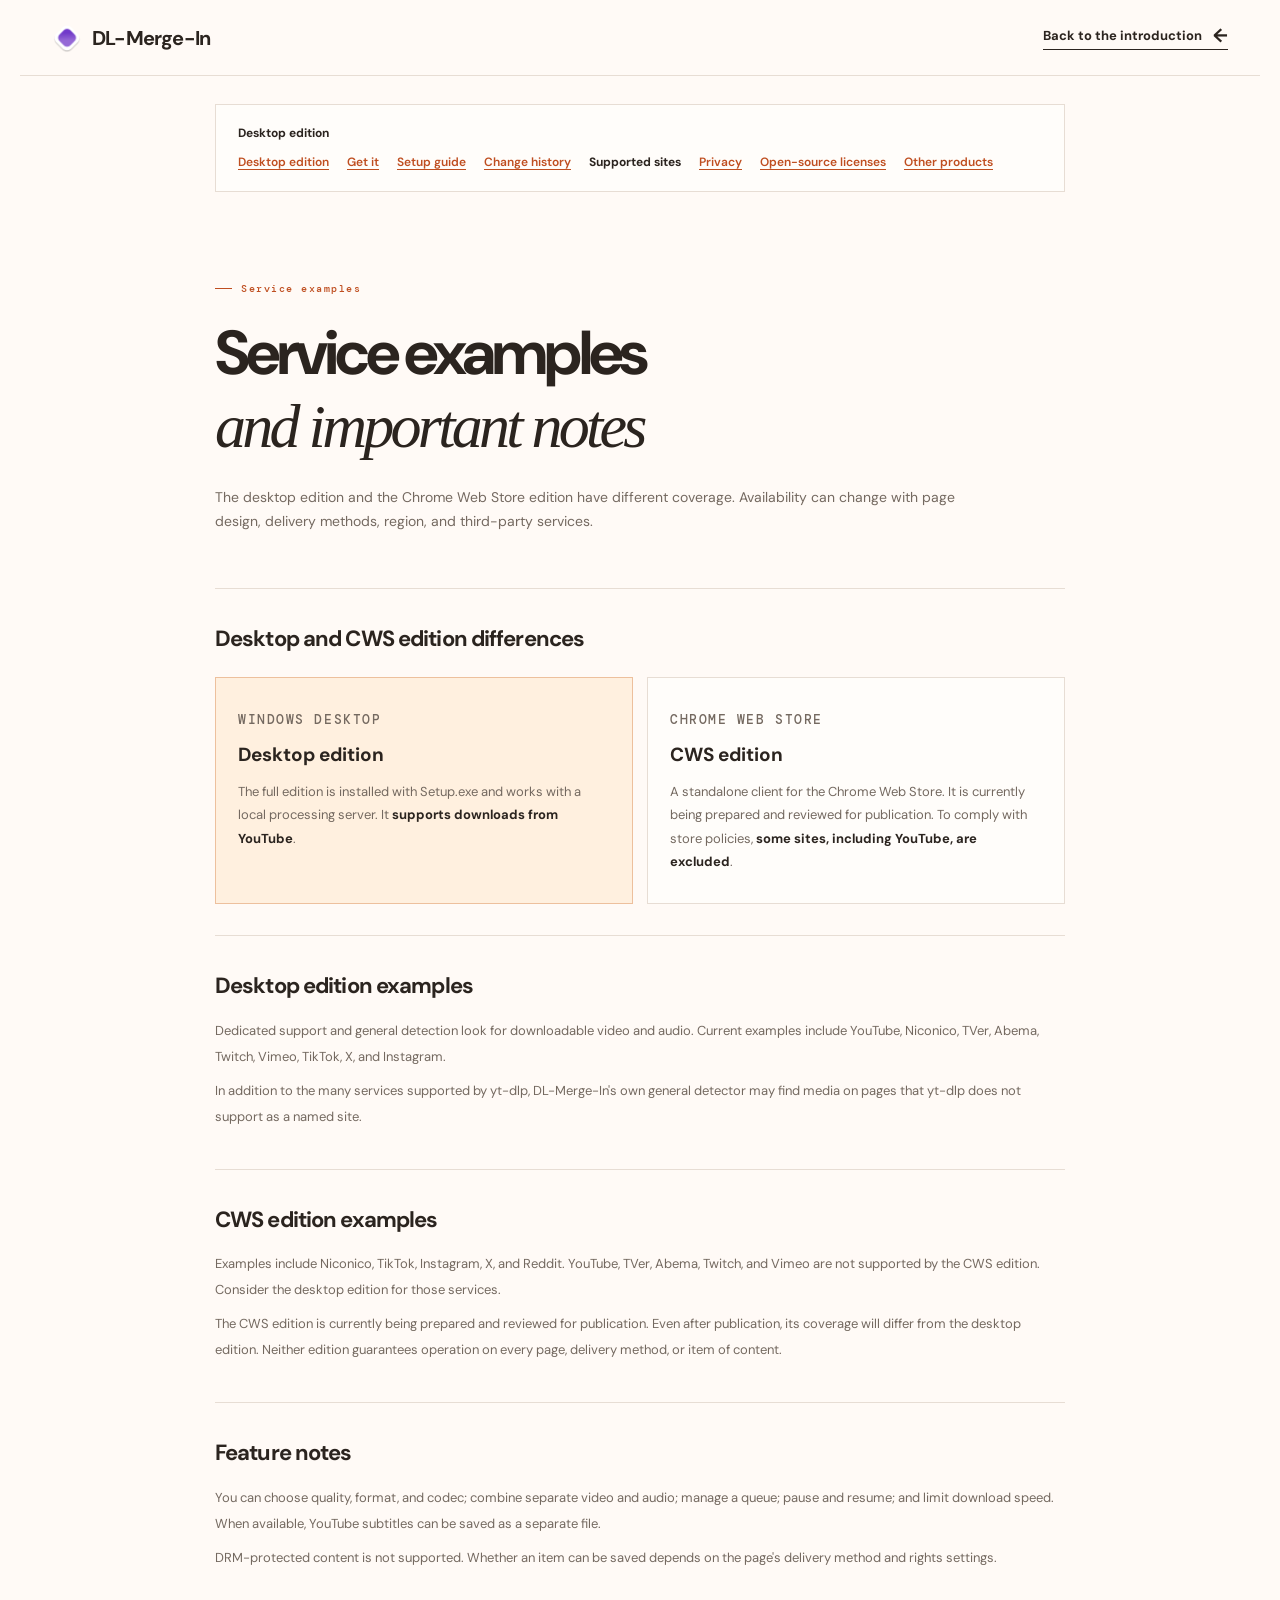
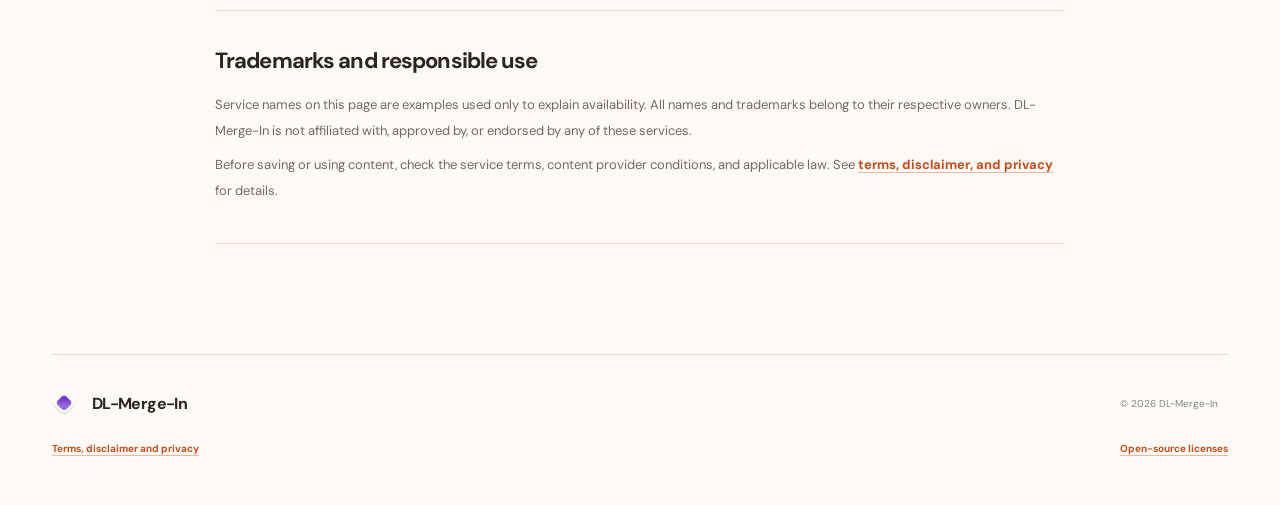
<file: supported-sites/index.html>
<!doctype html>
<html lang="ja">
  <head>
    <meta charset="UTF-8" />
    <meta name="viewport" content="width=device-width, initial-scale=1.0" />
    <meta name="description" data-i18n-content="supportMetaDescription" content="DL名人の対応サービスの例と、ご利用にあたっての注意事項です。" />
    <title>対応サービスの例 | DL名人</title>
    <link rel="stylesheet" href="../style.css?v=20260923-1" />
  <link rel="stylesheet" href="../product-map.css" /></head>
  <body data-i18n-page="support">
    <header class="site-header info-header">
      <a class="brand" href="../" data-i18n-aria-label="home"><img class="brand-mark" src="../assets/brand-icon.png" alt="" /><span data-i18n="brand">DL名人</span></a>
      <a class="text-link" href="../"><span data-i18n="back">紹介ページへ戻る</span> <span>←</span></a>
    </header>
    <main class="info-page section">
      <p class="eyebrow"><span></span> <span data-i18n="supportKicker">対応サービス例</span></p>
      <h1 data-i18n-html="supportTitle">対応サービスの<br /><em>例と注意事項</em></h1>
      <p class="info-lead" data-i18n="supportLead">デスクトップ版とChromeウェブストア版（CWS版）では、対応範囲が異なります。対応状況はページ構成、配信方式、地域、外部サービス側の変更によっても変わります。</p>
      <section id="edition-differences">
        <h2 data-i18n="editionDifferenceTitle">デスクトップ版とCWS版の違い</h2>
        <div class="support-edition-grid">
          <article>
            <p class="edition-label">WINDOWS DESKTOP</p>
            <h3 data-i18n="desktopEditionTitle">デスクトップ版</h3>
            <p data-i18n-html="desktopEditionBody">Setup.exeで導入し、ローカル処理サーバーと連携するフル版です。<strong>YouTubeのダウンロードに対応</strong>しています。</p>
          </article>
          <article>
            <p class="edition-label">CHROME WEB STORE</p>
            <h3 data-i18n="cwsEditionTitle">CWS版</h3>
            <p data-i18n-html="cwsEditionBody">Chromeウェブストア向けのクライアント単体版です。現在は公開に向けて準備・審査中です。ストアの方針に合わせ、<strong>YouTubeを含む一部サイトは対象外</strong>です。</p>
          </article>
        </div>
      </section>
      <section>
        <h2 data-i18n="desktopExamplesTitle">デスクトップ版の対応例</h2>
        <p data-i18n="desktopExamplesBody1">個別対応と汎用検出により、動画・音声の保存候補を探します。現在の例として、YouTube、ニコニコ、TVer、Abema、Twitch、Vimeo、TikTok、X、Instagramなどがあります。</p>
        <p data-i18n="desktopExamplesBody2">yt-dlpに対応する多数のサービスに加え、yt-dlpがサイトとして対応していないページでも、独自の汎用検出が候補を見つける場合があります。</p>
      </section>
      <section>
        <h2 data-i18n="cwsExamplesTitle">CWS版の対応例</h2>
        <p data-i18n="cwsExamplesBody1">ニコニコ、TikTok、Instagram、X、Redditなどが対応例です。一方、YouTube、TVer、Abema、Twitch、VimeoなどはCWS版の対象外です。これらを利用する場合はデスクトップ版をご検討ください。</p>
        <p data-i18n="cwsExamplesBody2">CWS版は現在、公開に向けて準備・審査中です。ストアでの公開後も、CWS版とデスクトップ版は同じ対応範囲にはなりません。どちらの版でも、すべてのページ、配信方式、コンテンツでの動作を保証するものではありません。</p>
      </section>
      <section>
        <h2 data-i18n="featureNotesTitle">機能上の補足</h2>
        <p data-i18n="featureNotesBody1">画質・形式・コーデックの選択、動画と音声の結合、キュー管理、一時停止・再開、速度制限に対応しています。YouTubeの字幕は、利用可能な場合に別ファイルとして保存できます。</p>
        <p data-i18n="featureNotesBody2">DRMで保護されたコンテンツは対象外です。保存できるかどうかは、対象ページの配信方式や権利設定によって異なります。</p>
      </section>
      <section>
        <h2 data-i18n="trademarkTitle">商標・利用上の注意</h2>
        <p data-i18n="trademarkBody1">ここに挙げたサービス名は、対応状況を説明するための例示です。各名称および商標はそれぞれの権利者に帰属します。DL-Merge-Inは各サービスと提携・承認・推奨関係にあるものではありません。</p>
        <p data-i18n-html="trademarkBody2">コンテンツの保存・利用にあたっては、各サービスの利用規約、コンテンツ提供者の条件、適用法令を確認してください。詳しくは<a href="../legal/">利用条件・免責・プライバシー</a>をご確認ください。</p>
      </section>
    </main>
    <footer><a class="brand" href="../"><img class="brand-mark" src="../assets/brand-icon.png" alt="" /><span data-i18n="brand">DL名人</span></a><p data-i18n="copyright">© 2026 DL名人</p><p><a href="../legal/" data-i18n="legal">利用条件・免責・プライバシー</a></p><p><a href="../licenses/" data-i18n="licensesNav">オープンソースライセンス</a></p></footer>
  <script src="../translations.js?v=20260906-1"></script>
  <script src="../i18n.js?v=20260921-1"></script>
  <script src="../product-context.js"></script></body>
</html>
</file>
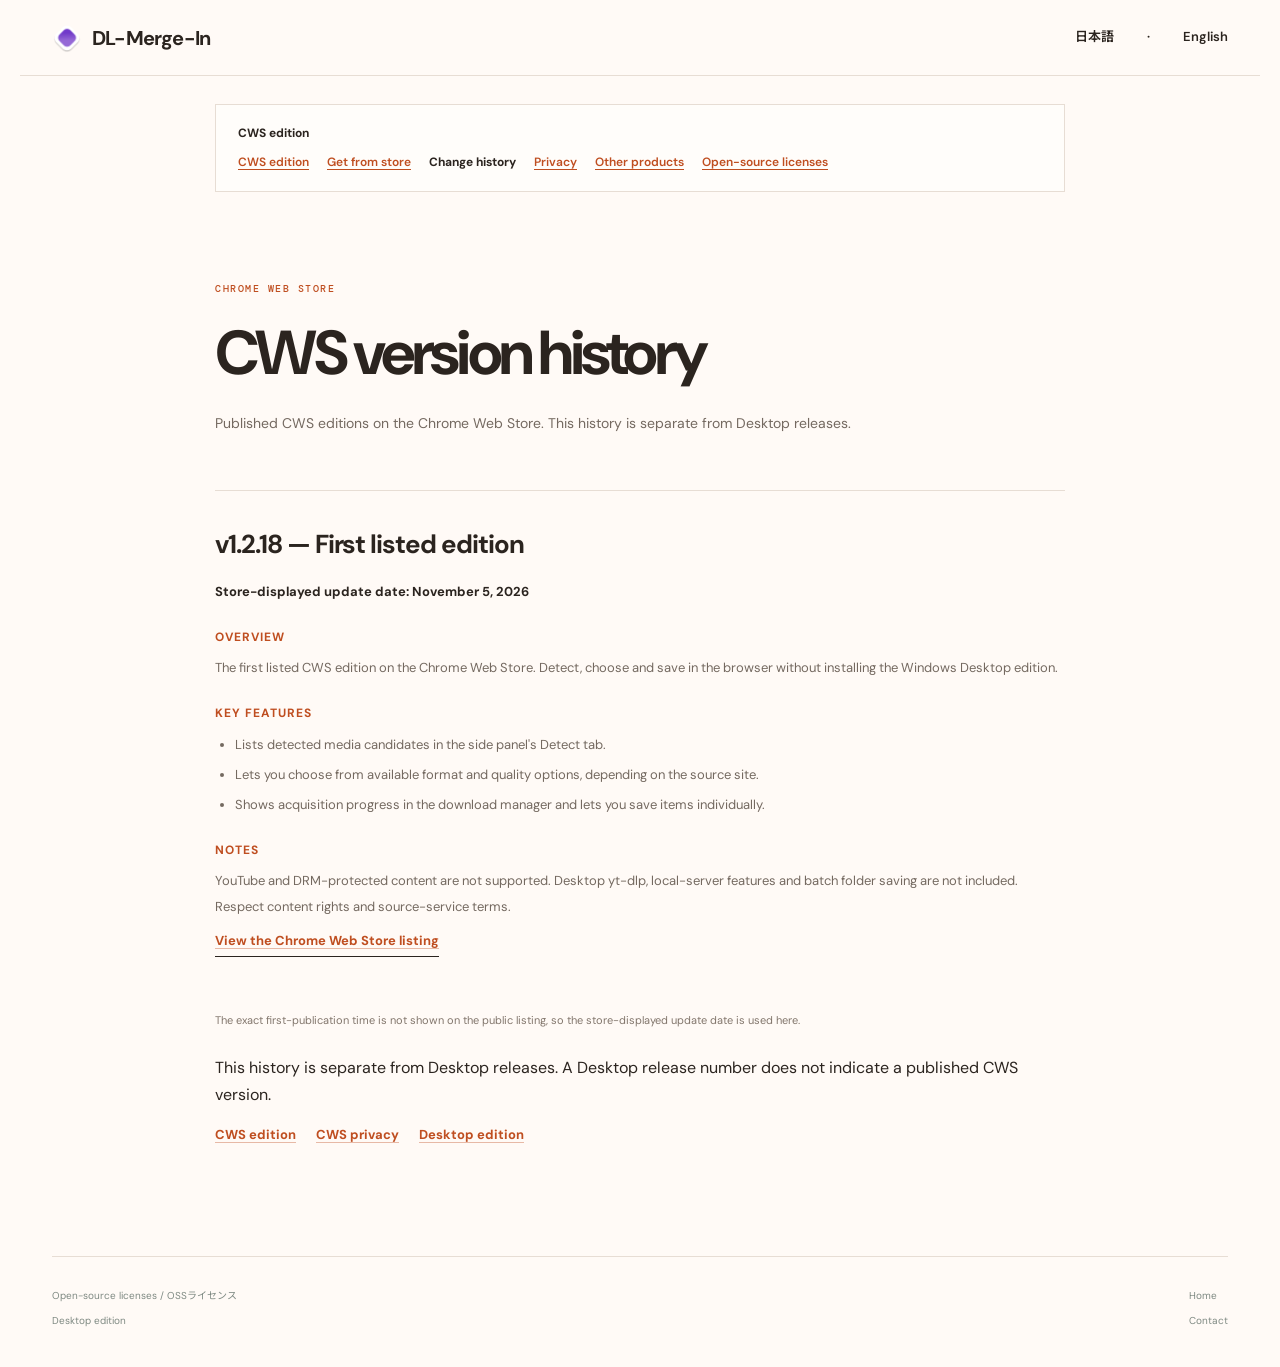
<file: cws/changelog/index.html>
<!doctype html>
<html lang="en">
<head>
  <meta charset="utf-8">
  <meta name="viewport" content="width=device-width,initial-scale=1">
  <meta name="description" content="Published DL Merge-In CWS versions and changes on the Chrome Web Store.">
  <title>CWS version history | DL-Merge-In</title>
  <link rel="stylesheet" href="../../style.css">
  <link rel="stylesheet" href="../cws.css">
  <link rel="stylesheet" href="../../product-map.css">
</head>
<body data-title="history">
  <header class="site-header info-header">
    <a class="brand" href="../../index.html"><img class="brand-mark" src="../../assets/brand-icon.png" alt="">DL-Merge-In</a>
    <nav aria-label="Language"><a data-language href="?lang=ja">日本語</a> · <a data-language href="?lang=en">English</a></nav>
  </header>
  <main class="info-page section">
    <p class="eyebrow">CHROME WEB STORE</p>
    <h1 data-cws="history">CWS version history</h1>
    <p class="info-lead" data-cws="historyLead">Published CWS editions on the Chrome Web Store.</p>
    <section class="release-entry">
      <h2 data-cws="releaseTitle">v1.2.18 — First listed edition</h2>
      <p class="release-date" data-cws="releaseDate">Store-displayed update date: November 5, 2026</p>
      <h3 data-cws="releaseOverviewLabel">Overview</h3>
      <p data-cws="releaseOverview">The first listed CWS edition.</p>
      <h3 data-cws="releaseChangesLabel">Key features</h3>
      <ul>
        <li data-cws="releaseChange1">Lists detected media candidates.</li>
        <li data-cws="releaseChange2">Lets you choose format and quality.</li>
        <li data-cws="releaseChange3">Shows progress and saves items individually.</li>
      </ul>
      <h3 data-cws="releaseNotesLabel">Notes</h3>
      <p data-cws="releaseNotes">YouTube and DRM-protected content are not supported.</p>
      <p><a class="text-link" href="https://chromewebstore.google.com/detail/dl-merge-in-cws/bjdjflglecphedijbhpplhnbfplangcg" data-cws="releaseLink">View the Chrome Web Store listing</a></p>
    </section>
    <p class="cws-date-note" data-cws="dateNote">The store-displayed update date is used here.</p>
    <p data-cws="separate">This history is separate from Desktop releases.</p>
    <nav class="cws-links" aria-label="Related pages"><a href="../index.html" data-cws="nav">CWS edition</a><a href="../privacy/index.html" data-cws="privacy">CWS privacy</a><a href="../../changelog/index.html" data-cws="desktop">Desktop edition</a></nav>
  </main>
  <footer><a href="../../licenses/index.html" data-i18n="licensesNav">Open-source licenses / OSSライセンス</a><a href="../../index.html" data-cws="home">Home</a><a href="../../download/index.html" data-cws="desktop">Desktop edition</a><a href="mailto:dlmergein@proton.me" data-cws="contact">Contact</a></footer>
  <script src="../cws.js"></script><script src="../../product-context.js"></script>
</body>
</html>
</file>
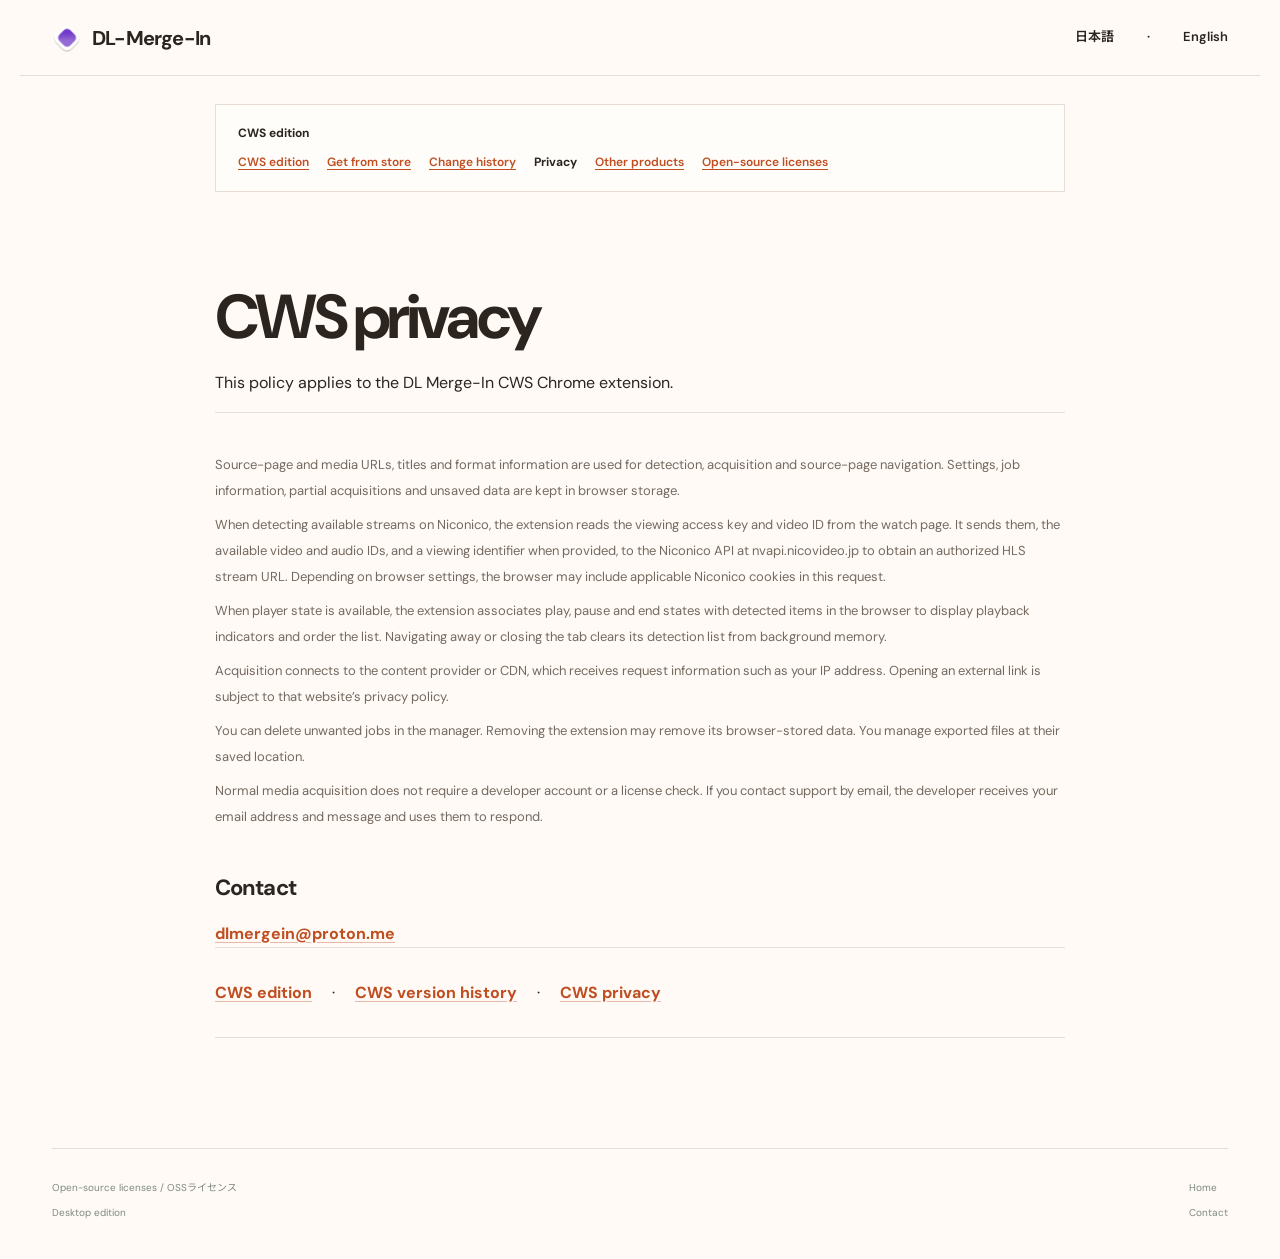
<file: cws/privacy/index.html>
<!doctype html><html lang="en"><head><meta charset="utf-8"><meta name="viewport" content="width=device-width,initial-scale=1"><title>DL-Merge-In CWS</title><link rel="stylesheet" href="../../style.css"><link rel="stylesheet" href="../cws.css"><link rel="stylesheet" href="../../product-map.css"></head><body data-title="privacy"><header class="site-header info-header"><a class="brand" href="../../"><img class="brand-mark" src="../../assets/brand-icon.png" alt="">DL-Merge-In</a><nav aria-label="Language"><a data-language href="?lang=ja">日本語</a> · <a data-language href="?lang=en">English</a></nav></header><main class="info-page section"><h1 data-cws="privacy"></h1><p data-cws="draft"></p><section><p data-cws="data"></p><p data-cws="access"></p><p data-cws="playback"></p><p data-cws="network"></p><p data-cws="retention"></p><p data-cws="pending"></p></section><h2 data-cws="contact"></h2><a href="mailto:dlmergein@proton.me">dlmergein@proton.me</a><section class="cws-links"><a href="../index.html" data-cws="nav"></a> · <a href="../changelog/index.html" data-cws="history"></a> · <a href="../privacy/index.html" data-cws="privacy"></a></section></main><footer><a href="../../licenses/" data-i18n="licensesNav">Open-source licenses / OSSライセンス</a><a href="../../" data-cws="home"></a><a href="../../download/" data-cws="desktop"></a><a href="mailto:dlmergein@proton.me" data-cws="contact"></a></footer><script src="../cws.js"></script><script src="../../product-context.js"></script></body></html>
</file>
<file: style.css>
@import url('https://fonts.googleapis.com/css2?family=DM+Mono:wght@400;500&family=DM+Sans:opsz,wght@9..40,400;9..40,500;9..40,600;9..40,700&family=Noto+Sans+JP:wght@400;500;600;700&display=swap');

:root { --ink:#2b241f; --muted:#746960; --line:#e7ddd4; --paper:#fffaf6; --green:#bf4e20; --lime:#ffbe62; --mint:#fff0df; --serif:Georgia,'Times New Roman',serif; }
*{box-sizing:border-box} html{scroll-behavior:smooth} body{margin:0;color:var(--ink);background:var(--paper);font-family:'DM Sans','Noto Sans JP',sans-serif;line-height:1.7} a{color:inherit;text-decoration:none} .site-header{height:76px;display:flex;align-items:center;justify-content:space-between;max-width:1240px;margin:auto;padding:0 32px;position:relative;z-index:5}.brand{display:flex;align-items:center;gap:10px;font-size:20px;font-weight:700;letter-spacing:-.04em}.brand-mark{width:26px;height:26px;border-radius:8px;background:var(--green);display:flex;align-items:flex-end;justify-content:center;gap:2px;padding:5px}.brand-mark i{display:block;width:3px;background:var(--lime);border-radius:4px}.brand-mark i:nth-child(1){height:6px}.brand-mark i:nth-child(2){height:12px}.brand-mark i:nth-child(3){height:17px}nav{display:flex;gap:33px;font-size:13px;font-weight:600}nav a{transition:color .2s}nav a:hover,.text-link:hover{color:var(--green)}.button{background:var(--green);color:#fff;display:inline-flex;align-items:center;gap:18px;padding:15px 21px;border-radius:3px;font-size:14px;font-weight:700;transition:transform .2s,background .2s}.button:hover{transform:translateY(-2px);background:#094a36}.button span,.text-link span{font-size:19px;line-height:0}.button-small{padding:10px 15px;font-size:12px;gap:12px}.hero{max-width:1240px;min-height:616px;margin:auto;padding:67px 32px 82px;display:grid;grid-template-columns:44% 56%;align-items:center;overflow:hidden}.eyebrow{margin:0 0 19px;font-family:'DM Mono',monospace;font-size:10px;font-weight:500;letter-spacing:.15em;color:var(--green);display:flex;align-items:center;gap:9px}.eyebrow span{width:17px;height:1px;background:currentColor}.hero h1,.section-heading h2,.workflow h2,.download-content h2{font-size:clamp(42px,5vw,68px);line-height:1.2;letter-spacing:-.065em;margin:0;font-weight:600}.hero h1 em,.download-content em{font-family:var(--serif);font-weight:400;letter-spacing:-.05em}.hero-text{max-width:430px;margin:25px 0 29px;color:var(--muted);font-size:14px;line-height:2}.hero-actions{display:flex;align-items:center;gap:26px}.text-link{display:inline-flex;align-items:center;gap:11px;font-size:13px;font-weight:700;border-bottom:1px solid var(--ink);padding-bottom:2px;transition:color .2s}.note{margin-top:22px;color:#939b95;font-size:10px}.product-scene{height:454px;position:relative;margin-left:12px}.glow{position:absolute;filter:blur(0);border-radius:50%;z-index:0}.glow-one{width:360px;height:360px;right:-35px;top:15px;background:#ddf3b1}.glow-two{width:230px;height:230px;left:50px;bottom:-22px;background:#b8e3d6}.browser-window,.panel-window{position:absolute;box-shadow:0 20px 50px #17382a18;border:1px solid #d8ded8;background:#fff;overflow:hidden}.browser-window{width:420px;height:284px;right:0;top:29px;border-radius:10px;transform:rotate(3deg)}.browser-bar{height:36px;background:#fbfcfa;border-bottom:1px solid #e6eae5;display:flex;align-items:center;gap:5px;padding:0 11px}.browser-bar span{width:6px;height:6px;border-radius:100%;background:#cbd2cc}.browser-bar div{font:8px 'DM Mono';color:#94a099;background:#f0f3ef;border-radius:4px;padding:5px 10px;margin-left:8px;width:180px}.video-area{height:calc(100% - 36px);background:linear-gradient(130deg,#263c2f 0%,#718b64 42%,#f2b878 100%);position:relative;color:#fff;padding:18px}.video-area:after{content:'';position:absolute;inset:0;background:linear-gradient(0deg,#152219b5,transparent 55%)}.video-area p,.video-area small{position:absolute;z-index:1;margin:0;bottom:31px;font-size:13px;font-weight:600}.video-area small{bottom:13px;font-size:8px;font-family:'DM Mono';font-weight:400}.play{width:46px;height:46px;position:absolute;z-index:1;left:calc(50% - 23px);top:calc(50% - 23px);border-radius:50%;display:grid;place-items:center;padding-left:3px;font-size:14px;background:#ffffffd9;color:var(--green)}.panel-window{z-index:2;width:300px;right:24px;bottom:2px;border-radius:9px;padding:14px 13px 12px}.panel-heading{display:flex;align-items:center;gap:7px;font-size:11px}.mini-mark{background:var(--green);color:var(--lime);width:17px;height:17px;display:grid;place-items:center;border-radius:4px}.panel-heading button{border:0;background:none;margin-left:auto;color:#849088}.panel-tabs{margin:15px -13px 12px;padding:0 13px;border-bottom:1px solid #e8ece7;display:flex;gap:18px;font-size:9px;color:#829087}.panel-tabs b{color:var(--green);padding-bottom:7px;border-bottom:2px solid var(--green)}.detected-label{font-size:8px;color:#849088;margin:0 0 8px}.detected-label strong{background:var(--lime);color:var(--green);border-radius:50%;padding:1px 4px}.media-card{border:1px solid #edf0eb;border-radius:5px;padding:6px;display:flex;align-items:center;gap:7px;margin:5px 0;font-size:8px}.media-card b{display:block;font-size:8px}.media-card small,.progress-card small{display:block;color:#93a097;font-size:7px}.thumb{width:37px;height:25px;border-radius:3px}.thumb-sunset{background:linear-gradient(135deg,#2b604f,#e6ad7d)}.thumb-wave{background:linear-gradient(135deg,#132f3e,#7dd0ca)}.download-icon{margin-left:auto;border:0;width:19px;height:19px;border-radius:4px;background:var(--mint);color:var(--green)}.progress-card{background:#f4f8ef;border-radius:5px;padding:7px;margin-top:8px;font-size:8px;color:#687a6e}.progress-card b{float:right;color:var(--green)}.progress{height:3px;background:#dce5d7;border-radius:4px;margin:6px 0}.progress i{height:100%;width:68%;display:block;background:var(--green);border-radius:4px}.floating-chip{position:absolute;z-index:3;border-radius:20px;background:white;box-shadow:0 10px 22px #17382a18;padding:7px 11px;font-size:9px;font-weight:700}.floating-chip span{display:inline-grid;place-items:center;width:16px;height:16px;border-radius:50%;margin-right:5px;background:var(--lime);color:var(--green)}.chip-detect{left:11px;top:88px}.chip-save{right:-4px;bottom:66px}.trust-strip{border-top:1px solid var(--line);border-bottom:1px solid var(--line);display:flex;justify-content:space-between;align-items:center;gap:30px;padding:20px max(32px,calc((100vw - 1176px)/2));font-size:11px;font-weight:600}.trust-strip p{margin:0}.trust-strip div{display:flex;align-items:center;gap:14px;font:10px 'DM Mono';letter-spacing:.12em;color:#607068}.trust-strip i{width:3px;height:3px;border-radius:50%;background:#99a49d}.section{max-width:1176px;margin:auto;padding:130px 0}.section-heading h2,.workflow h2{font-size:clamp(34px,4vw,51px)}.feature-grid{display:grid;grid-template-columns:1.13fr 1fr 1fr;gap:14px;margin-top:52px}.feature-card{min-height:352px;padding:27px;border:1px solid var(--line);position:relative;overflow:hidden;background:#fbfcf9}.feature-large{background:#e8f3e1}.accent-card{background:var(--green);color:#fff}.feature-icon{width:40px;height:40px;border-radius:9px;display:grid;place-items:center;background:white;color:var(--green);font:600 12px 'DM Mono';margin-bottom:43px}.detect-icon{position:relative;gap:3px}.detect-icon i{display:block;width:3px;background:var(--green);border-radius:3px}.detect-icon i:nth-child(1){height:9px}.detect-icon i:nth-child(2){height:18px}.detect-icon i:nth-child(3){height:25px}.queue-icon{display:flex;gap:3px}.queue-icon i{height:3px;background:var(--green);border-radius:2px}.queue-icon i:nth-child(1){width:17px}.queue-icon i:nth-child(2){width:10px}.queue-icon i:nth-child(3){width:5px}.card-number{font:10px 'DM Mono';color:#7c9283;margin:0 0 13px}.accent-card .card-number{color:#a7cbb8}.feature-card h3{margin:0;font-size:23px;line-height:1.4;letter-spacing:-.04em}.feature-card>p:last-of-type{font-size:12px;line-height:1.85;color:#68756d;max-width:310px;margin-top:14px}.accent-card>p:last-of-type{color:#c2d7cc}.scan-lines{position:absolute;right:-12px;bottom:22px;display:flex;align-items:end;gap:5px;opacity:.4}.scan-lines i{width:5px;background:#6ca483;border-radius:4px}.scan-lines i:nth-child(1){height:19px}.scan-lines i:nth-child(2){height:46px}.scan-lines i:nth-child(3){height:30px}.scan-lines i:nth-child(4){height:70px}.workflow{display:grid;grid-template-columns:36% 1fr;gap:100px;padding-top:44px;padding-bottom:130px}.workflow-copy>p:not(.eyebrow){max-width:335px;font-size:13px;color:var(--muted);margin:23px 0}.steps{list-style:none;margin:0;padding:0;display:grid;grid-template-columns:repeat(3,1fr);gap:16px}.steps li{position:relative}.steps>li>span{font:10px 'DM Mono';color:#789087}.step-visual{height:165px;border:1px solid var(--line);background:#fff;margin:13px 0 18px;position:relative;overflow:hidden}.steps h3{font-size:16px;margin:0 0 5px;letter-spacing:-.03em}.steps p{font-size:11px;color:var(--muted);line-height:1.8;margin:0}.browser-mini{padding:19px;background:linear-gradient(135deg,#ecf3e7,#cadcc1)}.browser-mini div{height:15px;width:100%;border-radius:4px;background:#fff}.browser-mini i{display:block;background:#fff;border-radius:4px;width:72%;height:9px;margin-top:11px}.browser-mini i:last-child{width:47%}.panel-mini{padding:15px}.panel-mini b{font-size:10px}.panel-mini i{display:block;height:20px;border:1px solid #e5eae4;border-radius:4px;margin-top:8px}.saved-mini{background:#e6f0dd;display:grid;place-content:center}.saved-mini div{width:48px;height:48px;border-radius:50%;background:var(--green);color:var(--lime);display:grid;place-items:center;font-size:20px;margin:auto}.saved-mini i{position:absolute;bottom:27px;left:29px;width:45px;height:3px;background:#b2d2af;border-radius:3px}.saved-mini i:last-child{left:80px;width:28px}.use-cases{border-top:1px solid var(--line);padding-bottom:125px}.case-list{margin-top:45px;border-top:1px solid var(--line)}.case{display:grid;grid-template-columns:58px 1fr 25px;align-items:center;padding:25px 4px;border-bottom:1px solid var(--line);transition:padding .2s}.case:hover{padding-left:12px;background:#f1f5ed}.case-icon{color:var(--green);font-size:26px}.case h3{font-size:17px;margin:0 0 2px;letter-spacing:-.03em}.case p{font-size:12px;color:var(--muted);margin:0}.case-arrow{font-size:21px;color:var(--green)}.download-section{background:var(--green);min-height:472px;color:#fff;position:relative;display:grid;place-items:center;overflow:hidden;text-align:center}.download-content{position:relative;z-index:1}.eyebrow.light{color:var(--lime);justify-content:center}.download-content h2{font-size:clamp(35px,4.5vw,58px)}.download-content h2 em{color:var(--lime)}.download-content>p:not(.eyebrow){font-size:13px;color:#c8d8cf;margin:20px 0 27px}.button-light{background:var(--lime);color:var(--green)}.button-light:hover{background:#e5f778}.download-content small{display:block;color:#a4c1b1;font-size:10px;margin-top:17px}.download-orbit{position:absolute;border:1px solid #ffffff2c;border-radius:50%}.orbit-a{width:630px;height:630px}.orbit-b{width:950px;height:950px}.faq{padding-top:116px}.faq-list{margin-top:42px;border-top:1px solid var(--line)}details{border-bottom:1px solid var(--line);padding:20px 2px}summary{list-style:none;font-size:15px;font-weight:600;cursor:pointer;display:flex;justify-content:space-between;align-items:center}summary::-webkit-details-marker{display:none}summary span{font-size:22px;color:var(--green);font-weight:400}details[open] summary span{transform:rotate(45deg)}details p{max-width:750px;color:var(--muted);font-size:13px;margin:14px 0 3px}footer{max-width:1176px;margin:auto;border-top:1px solid var(--line);padding:30px 0 38px;display:grid;grid-template-columns:1fr auto;gap:8px;font-size:10px;color:#7e8982}footer .brand{font-size:16px;color:var(--ink)}footer .brand-mark{transform:scale(.8);transform-origin:left}.footer-note{grid-column:1/-1;margin:0;font-size:9px}.reveal{opacity:0;transform:translateY(16px);transition:opacity .7s ease,transform .7s ease}.reveal.is-visible{opacity:1;transform:none}
.download-hint{max-width:480px;margin:13px auto 0!important;color:#a4c1b1!important;font-size:10px!important}
@media(max-width:800px){.site-header{height:64px;padding:0 20px}.site-header nav{display:none}.button-small{font-size:10px;padding:9px 11px}.hero{padding:46px 22px 54px;display:block;min-height:auto}.hero h1{font-size:43px}.hero-text{font-size:13px}.product-scene{margin:45px 0 0;height:348px;transform:scale(.88);transform-origin:top left;width:114%}.trust-strip{padding:17px 22px;display:block}.trust-strip div{margin-top:10px;gap:9px;font-size:8px}.section{padding:74px 22px}.feature-grid{grid-template-columns:1fr;margin-top:30px}.feature-card{min-height:280px}.workflow{display:block;padding-top:15px}.steps{margin-top:45px;grid-template-columns:1fr;gap:35px}.step-visual{height:135px}.use-cases{padding-top:74px}.case{grid-template-columns:37px 1fr 20px;padding:19px 0}.case h3{font-size:14px}.case p{font-size:10px}.download-section{min-height:430px;padding:55px 22px}.faq{padding-bottom:74px}footer{margin:0 22px;padding:25px 0;display:block}footer>p{margin:12px 0}.footer-note{line-height:1.6}.hero-actions{gap:18px}.button{padding:13px 16px;font-size:12px}.product-scene .browser-window{right:-28px}.panel-window{right:-2px}.chip-save{right:-16px}.chip-detect{left:-8px}}
.button:hover{background:#963b18}.button-light:hover{background:#ffd08c}.glow-one{background:#ffdca8}.glow-two{background:#f7c4a1}.video-area{background:linear-gradient(130deg,#402a22 0%,#a94a2c 42%,#f5b46a 100%)}.feature-card{background:#fffdfa}.feature-large{background:#fff0df}.browser-mini{background:linear-gradient(135deg,#fff1df,#f7c894)}.saved-mini{background:#fff0df}.case:hover{background:#fff3e8}
.info-header{border-bottom:1px solid var(--line)}.info-page{max-width:850px;padding-top:88px;padding-bottom:110px}.info-page h1{font-size:clamp(40px,5vw,62px);line-height:1.18;letter-spacing:-.06em;margin:0}.info-page h1 em{font-family:var(--serif);font-weight:400}.info-lead{color:var(--muted);font-size:13px;margin:23px 0 54px}.info-page section{border-top:1px solid var(--line);padding:31px 0}.info-page section:last-child{border-bottom:1px solid var(--line)}.info-page h2{font-size:22px;letter-spacing:-.04em;margin:0 0 13px}.info-page section p{color:var(--muted);font-size:13px;line-height:2;margin:8px 0}.info-page a,details p a,footer p a{color:var(--green);font-weight:700;text-decoration:underline;text-decoration-color:#bf4e2060;text-underline-offset:3px}.info-page a:hover,details p a:hover,footer p a:hover{color:#963b18}.info-header .text-link{margin-left:auto}.case a.case-arrow{display:block;text-decoration:none}
body{overflow-x:hidden}
@media(max-width:800px){.info-header{padding:0 22px}.info-header .text-link{font-size:10px;gap:7px}.info-page{padding-top:62px;padding-bottom:76px}.info-page h1{font-size:42px}.info-page section{padding:24px 0}.info-page h2{font-size:20px}}
@media(max-width:800px){.site-header>.button-small{display:none}}
.product-gallery{padding-top:20px}.screen-grid{display:grid;grid-template-columns:repeat(2,1fr);gap:18px;margin-top:48px}.screen-card{margin:0;border:1px solid var(--line);background:#fffdfa;overflow:hidden}.screen-wide{grid-column:1/-1}.screen-card img{display:block;width:100%;height:260px;object-fit:cover;object-position:top}.screen-wide img{height:auto;max-height:580px;object-fit:contain;background:#121b2d}.screen-card figcaption{padding:18px 20px 20px;display:grid;gap:4px}.screen-card figcaption b{font:600 11px 'DM Mono',monospace;color:var(--green);letter-spacing:.06em}.screen-card figcaption span{font-size:12px;color:var(--muted)}.privacy-note{margin:16px 0 0;color:#8b7c71;font-size:10px}.privacy-note:before{content:'●';color:var(--green);font-size:8px;margin-right:7px}@media(max-width:800px){.product-gallery{padding-top:0}.screen-grid{grid-template-columns:1fr;margin-top:30px;gap:14px}.screen-wide{grid-column:auto}.screen-card img{height:auto;max-height:none}.screen-wide img{max-height:none}.screen-card figcaption{padding:14px 15px 16px}.privacy-note{line-height:1.7}}
.screenshot-visual{padding:0;background:#172238;border:1px solid var(--line);cursor:zoom-in}.screenshot-visual img{display:block;width:100%;height:100%;object-fit:cover;object-position:top}.screenshot-visual:focus-visible{outline:3px solid var(--lime);outline-offset:3px}.steps li:nth-child(2) .screenshot-visual img{object-position:right top}.steps li:nth-child(3) .screenshot-visual img{object-position:center top}.lightbox[hidden]{display:none}.lightbox{position:fixed;z-index:20;inset:0;display:grid;place-items:center;padding:28px;background:#211812e8;cursor:zoom-out}.lightbox-image{display:block;max-width:min(1200px,92vw);max-height:86vh;object-fit:contain;box-shadow:0 28px 80px #0008;cursor:default}.lightbox-close{position:fixed;top:18px;right:22px;width:42px;height:42px;border:1px solid #ffffff66;border-radius:50%;background:#ffffff1a;color:#fff;font-size:30px;line-height:1;cursor:pointer}.lightbox-close:hover,.lightbox-close:focus-visible{background:var(--green);outline:none}@media(max-width:800px){.lightbox{padding:16px}.lightbox-image{max-width:100%;max-height:82vh}.lightbox-close{top:12px;right:12px}}
.accent-card{background:#a73f19}.accent-card .card-number{color:#ffe1bd}.accent-card>p:last-of-type{color:#fff4e9}.accent-card h3{color:#fff}
.section-lead{max-width:700px;margin:24px 0 0;color:var(--muted);font-size:13px;line-height:1.95}.editions{padding-top:105px;padding-bottom:75px}.edition-grid{display:grid;grid-template-columns:repeat(2,minmax(0,1fr));gap:18px;margin-top:45px}.edition-card{position:relative;min-height:420px;padding:34px;border:1px solid var(--line);background:#fffdfa}.edition-primary{background:#fff0df;border-color:#edc09d}.edition-label,.quickstart-kicker{margin:0 0 13px;color:var(--green);font:500 10px 'DM Mono',monospace;letter-spacing:.12em}.edition-badge{position:absolute;right:25px;top:27px;padding:5px 9px;border-radius:999px;background:var(--green);color:#fff;font-size:9px;font-weight:700}.edition-badge-muted{background:#7d7067}.edition-card h3{margin:0;font-size:27px;letter-spacing:-.045em}.edition-card>p:not(.edition-label){max-width:460px;margin:15px 0;color:var(--muted);font-size:13px;line-height:1.9}.edition-card ul{min-height:114px;margin:22px 0 27px;padding:20px 0 0 20px;border-top:1px solid var(--line);color:#5f554e;font-size:12px;line-height:2}.quickstart{padding-top:75px;padding-bottom:105px}.quickstart-list{position:relative;max-width:900px;margin:55px 0 0;padding:0;list-style:none}.quickstart-list:before{content:'';position:absolute;left:23px;top:48px;bottom:48px;width:1px;background:var(--line)}.quickstart-list li{position:relative;display:grid;grid-template-columns:48px 1fr;gap:28px;padding:0 0 54px}.quickstart-list li:last-child{padding-bottom:0}.quickstart-number{position:relative;z-index:1;width:48px;height:48px;display:grid;place-items:center;border:1px solid #ddcfc4;border-radius:50%;background:var(--paper);color:var(--green);font:600 13px 'DM Mono',monospace}.quickstart-list h3{margin:0 0 7px;font-size:21px;letter-spacing:-.035em}.quickstart-list li div>p:not(.quickstart-kicker){max-width:650px;margin:0 0 15px;color:var(--muted);font-size:13px}.quickstart-status{display:inline-flex;padding:8px 11px;border:1px solid var(--line);border-radius:3px;background:#f6eee8;color:#8a776a;font-size:10px;font-weight:700}.support-edition-grid{display:grid;grid-template-columns:repeat(2,minmax(0,1fr));gap:14px;margin-top:20px}.info-page .support-edition-grid article{padding:22px;border:1px solid var(--line);background:#fffdfa}.info-page .support-edition-grid article:first-child{background:#fff0df;border-color:#edc09d}.info-page .support-edition-grid h3{margin:0;font-size:19px}.info-page .support-edition-grid p{line-height:1.8}.support-edition-grid strong{color:var(--ink)}
@media(max-width:800px){.section-lead{font-size:12px}.editions,.quickstart{padding-top:65px;padding-bottom:65px}.edition-grid,.support-edition-grid{grid-template-columns:1fr}.edition-card{min-height:auto;padding:25px 22px}.edition-card ul{min-height:auto}.edition-badge{position:static;display:inline-flex;margin-bottom:16px}.quickstart-list{margin-top:38px}.quickstart-list li{grid-template-columns:42px 1fr;gap:18px;padding-bottom:42px}.quickstart-list:before{left:20px}.quickstart-number{width:42px;height:42px}.quickstart-list h3{font-size:18px}}
.download-page{max-width:850px}.download-primary{margin-top:36px;padding:30px;border:1px solid #edc09d!important;background:#fff0df}.download-primary h2{margin:0 0 12px}.download-primary .button{margin-top:18px}.download-asset-note{margin:14px 0 0!important;font-size:11px!important;color:#8a776a!important}.hash-panel{margin:20px 0;padding:20px;border:1px solid var(--line);background:#fffdfa}.hash-panel p{margin:0 0 7px!important}.hash-panel code,.info-page pre{overflow-wrap:anywhere;word-break:break-word}.hash-value{display:block;padding:10px 0 14px;color:var(--ink);font:500 11px/1.8 'DM Mono',monospace}.hash-copy{border:1px solid var(--green);border-radius:3px;background:transparent;color:var(--green);padding:8px 10px;font:700 11px 'DM Sans','Noto Sans JP',sans-serif;cursor:pointer}.hash-copy:hover,.hash-copy:focus-visible{background:var(--green);color:#fff;outline:none}.info-page pre{margin:16px 0;padding:14px;overflow:auto;background:#2b241f;color:#fff4e9;font-size:11px;line-height:1.7}.download-checklist{padding-left:21px;color:var(--muted);font-size:13px;line-height:2}@media(max-width:800px){.download-primary{padding:23px 20px}.hash-panel{padding:16px}.hash-value{font-size:10px}.info-page pre{font-size:10px}}
.brand-mark{display:block;width:30px;height:30px;padding:0;border-radius:0;background:transparent;object-fit:contain;flex:0 0 auto}.info-page a.button{color:#fff;text-decoration:none}.info-page a.button:hover,.info-page a.button:focus-visible{color:#fff}.download-primary .button{background:var(--green);color:#fff}.download-primary .button:hover{background:#963b18}
.license-page{max-width:960px}.info-lead{max-width:760px;color:var(--muted);font-size:14px}.license-grid{display:grid;grid-template-columns:repeat(3,minmax(0,1fr));gap:14px;margin:20px 0 42px}.license-grid article{border:1px solid var(--line);background:#fbfcf9;padding:20px;overflow-wrap:anywhere}.license-grid h3{margin:0 0 10px;font-size:16px}.license-grid p{color:var(--muted);font-size:12px}.license-grid a,.license-download a:not(.button){color:var(--green);text-decoration:underline}.license-download{border-top:1px solid var(--line);padding-top:28px}.license-download .button{margin-top:10px}@media(max-width:800px){.license-grid{grid-template-columns:1fr}}
.detect-icon{position:relative;display:grid;place-items:center;gap:0}.detect-icon i{display:none}.detect-icon::before{content:'';width:17px;height:17px;border:2px solid var(--green);border-radius:50%;box-shadow:0 0 0 3px #bf4e2022}.detect-icon::after{content:'';position:absolute;width:9px;height:2px;right:7px;bottom:9px;background:var(--green);border-radius:2px;transform:rotate(45deg);transform-origin:left center}
.queue-icon{position:relative;display:grid;place-items:center;gap:0}.queue-icon i{display:none}.queue-icon::before{content:'↓';position:absolute;top:1px;color:var(--green);font:700 23px/1 Arial,sans-serif}.queue-icon::after{content:'';position:absolute;width:18px;height:3px;left:11px;bottom:9px;background:var(--green);border-radius:3px}
.floating-chip>[data-i18n]{display:inline;width:auto;height:auto;margin:0;background:none;color:inherit}
.eyebrow>span:first-child{width:17px;height:1px;background:currentColor;flex:0 0 17px}
.eyebrow>[data-i18n]{display:inline;width:auto;height:auto;min-width:0;background:none}
.hero-actions{flex-wrap:wrap}
.button{max-width:100%;white-space:normal;text-align:center;justify-content:center}
.button>[data-i18n],.text-link>[data-i18n]{font-size:inherit;line-height:inherit}
.release-entry h3{margin:22px 0 4px;font-size:12px;letter-spacing:.08em;text-transform:uppercase;color:var(--green)}
.release-entry .release-date{color:var(--ink);font-weight:700}
.release-entry ul{margin:8px 0;padding-left:20px;color:var(--muted);font-size:13px;line-height:2}
.release-entry li+li{margin-top:4px}
</file>
<file: product-map.css>
.product-map{padding-top:74px;padding-bottom:80px}.product-map-heading{max-width:720px}.product-map h2,.product-updates h2{font-size:clamp(30px,3.8vw,48px);line-height:1.2;letter-spacing:-.055em;margin:0}.product-map-heading>p:last-child{color:var(--muted);font-size:14px}.product-map-grid{display:grid;grid-template-columns:1.25fr 1fr;gap:18px;margin-top:32px}.product-map-card{padding:34px;border:1px solid var(--line);background:#fffdfa;min-width:0}.product-map-primary{background:#fff0df;border-color:#e9c49e}.product-map-label{font:600 11px 'DM Mono',monospace;letter-spacing:.08em;color:var(--green)}.product-map-card h3{font-size:30px;letter-spacing:-.05em;margin:16px 0 10px}.product-map-card>p:not(.product-map-label){color:var(--muted);font-size:13px;min-height:60px}.product-map-links{display:flex;align-items:center;flex-wrap:wrap;gap:14px 22px;margin-top:26px}.product-map-links>a:not(.button){font-size:12px;font-weight:700;text-decoration:underline;text-underline-offset:4px;color:var(--green)}.button-outline{background:transparent;border:1px solid var(--green);color:var(--green)}.button-outline:hover{color:#fff}.product-updates{display:grid;grid-template-columns:1fr 1.5fr;gap:36px;padding-top:30px;padding-bottom:75px}.product-updates-links{display:grid;grid-template-columns:repeat(2,minmax(0,1fr));gap:10px}.product-updates-links a{display:flex;align-items:center;padding:14px 16px;border:1px solid var(--line);background:#fffdfa;font-size:12px;font-weight:700}.product-updates-links a:hover,.product-map-links>a:not(.button):hover{color:var(--green);border-color:var(--green)}.product-context{max-width:850px;margin:28px auto 0;padding:18px 22px;border:1px solid var(--line);background:#fffdfa}.product-context strong{display:block;margin-bottom:9px;font-size:12px}.product-context-links{display:flex;flex-wrap:wrap;gap:8px 18px}.product-context a{font-size:12px;color:var(--green);text-decoration:underline;text-underline-offset:3px}.product-context a[aria-current="page"]{font-weight:700;text-decoration:none;color:var(--ink)}@media(max-width:800px){.product-map{padding-top:55px;padding-bottom:58px}.product-map-grid,.product-updates{display:block}.product-map-card{padding:24px;margin-top:14px}.product-map-card>p:not(.product-map-label){min-height:0}.product-updates{padding-top:15px}.product-updates-links{grid-template-columns:1fr;margin-top:24px}.product-context{margin:14px 22px 0}.product-context-links{display:grid;grid-template-columns:1fr 1fr}.site-header nav{display:flex;gap:12px}.site-header nav a{display:none}.site-header nav a[href="#products"],.site-header nav a[href="#updates"]{display:inline;font-size:11px}}
.product-context{display:block}.product-context-links{display:flex}
@media(max-width:800px){.product-context-links{display:grid}}
</file>
<file: cws/cws.css>
.download-primary{padding:24px;border-radius:12px}.cws-links{display:flex;flex-wrap:wrap;gap:12px 20px}.info-page{overflow-wrap:anywhere}
.cws-date-note{font-size:11px;color:#82766c;line-height:1.7;margin:15px 0 24px}.release-entry h2{font-size:26px}
</file>
<file: guide/guide.css>
.setup-guide .site-header{height:auto;min-height:84px;gap:24px;flex-wrap:wrap;padding-block:20px;border-bottom:1px solid var(--line)}
.setup-guide .site-header .text-link{margin-left:auto}
.guide-shell{max-width:1176px;margin:auto;padding:64px 32px 96px}
.guide-intro{max-width:820px}.guide-intro h1{font-size:clamp(32px,4vw,54px);line-height:1.25;letter-spacing:-.035em;margin:0 0 24px;overflow-wrap:anywhere}
.guide-lead{max-width:720px;color:var(--muted);font-size:17px}
.guide-installed{display:flex;flex-wrap:wrap;gap:4px 14px;max-width:720px;margin:20px 0 0;padding:12px 16px;background:#f8efe4;border-left:3px solid var(--green);font-size:15px}
.guide-installed a{color:var(--green);text-decoration:underline;text-underline-offset:.2em;font-weight:700}
.guide-map{display:grid;grid-template-columns:repeat(4,minmax(0,1fr));gap:0;margin:40px 0;border-block:1px solid var(--line);font-size:15px}
.guide-map a{display:flex;gap:14px;align-items:flex-start;padding:24px 18px;min-width:0}.guide-map a+a{border-left:1px solid var(--line)}.guide-map span{color:var(--green);font-family:'DM Mono',monospace;flex-shrink:0}.guide-map b{overflow-wrap:anywhere}
.guide-film{display:grid;grid-template-columns:1fr 1.4fr;align-items:center;gap:40px;background:var(--mint);padding:32px;margin-bottom:40px;border:1px solid var(--line)}
.guide-film video{width:100%;display:block;background:#211d1b;aspect-ratio:16/9}.guide-film p{color:var(--muted)}.guide-film small{font-size:12px;color:var(--muted)}
.guide-shell h2{font-size:clamp(23px,2.5vw,30px);line-height:1.4;letter-spacing:-.025em;margin:0 0 20px;overflow-wrap:anywhere}
.guide-steps{max-width:880px;margin:auto}.guide-step{display:grid;grid-template-columns:48px minmax(0,1fr);gap:24px;padding:48px 0;border-bottom:1px solid var(--line);scroll-margin-top:24px}
.step-number{width:44px;height:44px;display:grid;place-items:center;color:var(--green);border:1px solid #dbb39e;border-radius:50%;font:14px 'DM Mono',monospace}
.guide-step p{font-size:16px;line-height:1.9;color:var(--muted);margin:0 0 20px}.guide-step .button{margin-top:8px}
.browser-choice{display:flex;flex-wrap:wrap;gap:8px;margin:28px 0}.browser-choice button,.address-copy button{font:inherit;font-size:14px;padding:12px 18px;background:transparent;border:1px solid var(--line);border-radius:4px;color:var(--ink);cursor:pointer}.browser-choice [aria-pressed=true]{background:var(--green);color:white;border-color:var(--green)}
.extension-steps{padding-left:24px}.extension-steps li{padding-left:8px;margin:28px 0}.extension-steps li::marker{color:var(--green);font-weight:700}
.address-copy{display:flex;align-items:center;justify-content:space-between;gap:12px;padding:12px 16px;background:white;border:1px solid var(--line);flex-wrap:wrap}.address-copy code{overflow-wrap:anywhere;font-size:15px}.address-copy button{color:var(--green)}
.guide-step #copy-status{font-size:14px;margin:6px 0;min-height:0}.browser-example{border:1px solid var(--line);background:white;padding:20px;display:flex;align-items:center;justify-content:space-between;gap:24px;font-weight:600;overflow-wrap:anywhere}
.example-toggle{display:block;width:36px;height:20px;flex-shrink:0;background:var(--green);border-radius:20px;position:relative}.example-toggle:after{content:'';position:absolute;width:14px;height:14px;right:3px;top:3px;border-radius:50%;background:white}
.folder-note{background:var(--mint);border-left:3px solid var(--green);margin-top:20px;padding:20px;font-size:15px;line-height:1.9}
.guide-help{padding:48px 0 0 72px}.guide-help details{border-bottom:1px solid var(--line);padding:20px 0}.guide-help summary{cursor:pointer;font-weight:600}.guide-help p{color:var(--muted);font-size:16px}.guide-help>.text-link{margin-top:24px}
.setup-guide :focus-visible{outline:3px solid var(--green);outline-offset:4px}.setup-guide .button:hover{background:#a63e16}
@media(max-width:700px){.setup-guide .site-header{padding:16px 20px;gap:16px}.setup-guide .site-header .brand{font-size:18px}.setup-guide .site-header .button{width:100%;justify-content:center}.guide-shell{padding:40px 20px 64px}.guide-map{grid-template-columns:repeat(2,minmax(0,1fr))}.guide-map a{padding:16px 10px;gap:8px}.guide-map a:nth-child(3){border-left:0}.guide-map a:nth-child(n+3){border-top:1px solid var(--line)}.guide-film{grid-template-columns:1fr;padding:20px;gap:20px}.guide-step{grid-template-columns:36px minmax(0,1fr);gap:12px;padding-block:36px}.step-number{width:32px;height:32px;font-size:12px}.guide-help{padding-left:0}.browser-example{padding:14px;gap:12px}.extension-steps{padding-left:20px}.extension-steps li{padding-left:0}}
@media(prefers-reduced-motion:reduce){html{scroll-behavior:auto}}
</file>
<file: help/help.css>
html:has(.help-page) { scroll-behavior: auto; }

.help-page {
  --help-accent: #8c391e;
  --help-ink: #29221d;
  --help-muted: #60544b;
  --help-line: #e5d9cc;
  --help-paper: #fffdfa;
  color: var(--help-ink);
  background: var(--help-paper);
  overflow-x: clip;
}

.help-shell {
  width: min(100% - 3rem, 70rem);
  margin-inline: auto;
}

.help-page :focus-visible {
  outline: 2px solid var(--help-accent);
  outline-offset: 4px;
}

.help-skip {
  position: absolute;
  z-index: 5;
  inset: 0 auto auto 1rem;
  padding: .55rem .9rem;
  transform: translateY(-120%);
  background: var(--help-paper);
  color: var(--help-accent);
}

.help-skip:focus { transform: none; }
.help-header { border-bottom: 1px solid var(--help-line); }
.help-header-inner {
  display: flex;
  align-items: center;
  flex-wrap: wrap;
  gap: .6rem 1.6rem;
  min-height: 4.5rem;
  padding-block: .65rem;
}

.help-header-links, .help-languages {
  display: flex;
  flex-wrap: wrap;
  align-items: center;
  gap: .3rem .9rem;
  font-size: .875rem;
}

.help-header-links a, .help-languages a { padding-block: .25rem; }
.help-languages { margin-inline-start: auto; }
.help-languages [aria-current="true"] {
  color: var(--help-accent);
  font-weight: 700;
  text-decoration: underline;
  text-underline-offset: .2em;
}

.help-hero {
  padding-block: clamp(2.25rem, 6vw, 4.4rem);
  background: #f8efe4;
  border-bottom: 1px solid var(--help-line);
}

.help-edition {
  margin: 0 0 .65rem;
  color: var(--help-accent);
  font-size: .875rem;
  font-weight: 700;
}

.help-hero h1 {
  margin: 0;
  font-size: clamp(2rem, 5vw, 3.65rem);
  line-height: 1.16;
  letter-spacing: -.03em;
}

.help-lead, .help-section-lead { color: var(--help-muted); }
.help-lead { max-width: 62ch; margin: .9rem 0 1.65rem; font-size: 1.05rem; }
.help-search { position: relative; max-width: 41rem; margin: 0 0 1.65rem; }
.help-search label { display: block; margin-bottom: .35rem; font-size: .875rem; font-weight: 700; }
.help-search-field {
  display: flex;
  align-items: stretch;
  background: white;
  border: 1px solid #b79e8b;
  border-radius: .45rem;
}

.help-search input, .help-search button { font: inherit; }
.help-search input {
  flex: 1;
  min-width: 0;
  padding: .65rem .85rem;
  border: 0;
  border-radius: .45rem 0 0 .45rem;
  color: var(--help-ink);
  background: white;
}

.help-search input::placeholder { color: var(--help-muted); }
.help-search button {
  min-height: 2.75rem;
  padding: .5rem .85rem;
  border: 0;
  border-radius: 0 .4rem .4rem 0;
  background: var(--help-accent);
  color: white;
  font-weight: 700;
  cursor: pointer;
}

.help-search-results {
  margin-top: .5rem;
  padding: .75rem 1rem;
  border: 1px solid var(--help-line);
  border-radius: .45rem;
  background: white;
}

.help-search-results p, .help-search-results ul { margin: 0; }
.help-search-results ul { padding-inline-start: 1.25rem; }
.help-search-results li { margin-block: .25rem; }
.help-search-results a, .help-content a, .help-footer a {
  color: var(--help-accent);
  text-decoration: underline;
  text-underline-offset: .2em;
}

.help-shortcuts {
  display: grid;
  grid-template-columns: repeat(3, minmax(0, 1fr));
  gap: .7rem;
  max-width: 60rem;
}

.help-shortcuts a {
  display: flex;
  flex-direction: column;
  gap: .2rem;
  min-width: 0;
  padding: .8rem 1rem;
  border: 1px solid var(--help-line);
  border-radius: .45rem;
  background: var(--help-paper);
}

.help-shortcuts strong { color: var(--help-accent); }
.help-shortcuts span { color: var(--help-muted); font-size: .875rem; }
.help-shortcuts a:hover { border-color: var(--help-accent); }
.help-layout {
  display: grid;
  grid-template-columns: minmax(9rem, 12.5rem) minmax(0, 48rem);
  align-items: start;
  gap: clamp(1.5rem, 5vw, 4.4rem);
  padding-block: clamp(2rem, 5vw, 3.75rem);
}

.help-toc { display: block; position: sticky; top: 1.25rem; }
.help-toc h2 { margin: 0 0 .4rem; font-size: .9rem; }
.help-toc ul {
  margin: 0;
  padding: 0 0 0 .75rem;
  border-inline-start: 1px solid var(--help-line);
  list-style: none;
}

.help-toc a { display: block; padding: .35rem 0; color: var(--help-muted); font-size: .9rem; }
.help-toc a:hover, .help-header-links a:hover { color: var(--help-accent); text-decoration: underline; }
.help-content { min-width: 0; font-size: 1rem; line-height: 1.75; overflow-wrap: anywhere; }
.help-setting-index { display: block; font-size: .9rem; }
.help-setting-index ul {
  display: grid;
  grid-template-columns: repeat(2, minmax(0, 1fr));
  gap: .4rem 1.3rem;
  margin-block: 1rem;
  padding: .8rem 1rem;
  border: 1px solid var(--help-line);
  border-radius: .45rem;
  list-style: none;
}

.help-section, .help-setting { scroll-margin-top: 1.5rem; }
.help-section + .help-section { margin-top: 3rem; padding-top: 2.25rem; border-top: 1px solid var(--help-line); }
.help-section h2 { margin: 0 0 .75rem; font-size: clamp(1.45rem, 3vw, 2rem); line-height: 1.35; letter-spacing: -.02em; }
.help-section p { margin: .55rem 0 .85rem; }
.help-setting { margin-top: 1.5rem; padding-top: 1.15rem; border-top: 1px solid var(--help-line); }
.help-setting h3 { margin: 0 0 .4rem; font-size: 1.2rem; line-height: 1.45; }
.help-setting h4 { margin: .55rem 0 .25rem; font-size: 1rem; line-height: 1.55; }
.help-setting ul, .help-steps { margin-block: .6rem 1rem; padding-inline-start: 1.45rem; }
.help-setting li, .help-steps li { margin-bottom: .4rem; }
.help-steps li::marker { color: var(--help-accent); font-weight: 700; }
.help-availability {
  display: inline-block;
  padding: .12rem .5rem;
  border-radius: .25rem;
  background: #f8efe4;
  color: var(--help-accent);
  font-size: .82rem;
  font-weight: 700;
}

.help-notice {
  padding: .65rem .8rem;
  border-inline-start: .2rem solid var(--help-accent);
  background: #f8efe4;
}

.help-recipes { margin-block: .75rem 0; }
.help-recipes > div { padding: .85rem 0; border-top: 1px solid var(--help-line); }
.help-recipes dt { font-weight: 700; }
.help-recipes dd { margin: .22rem 0 0; color: var(--help-muted); }
.help-related { display: flex; flex-wrap: wrap; gap: .25rem 1rem; }
.help-table { width: 100%; max-width: 30rem; margin-block: .75rem 1rem; border-collapse: collapse; text-align: start; font-size: .9rem; }
.help-table caption { margin-bottom: .3rem; text-align: start; font-weight: 700; }
.help-table th, .help-table td { padding: .4rem .6rem; border-bottom: 1px solid var(--help-line); text-align: start; }
.help-table thead { background: #f8efe4; }
.help-content code { padding: .07em .24em; border-radius: .2rem; background: #f2ebe4; }
.help-setting .help-addresses { list-style: none; padding-inline-start: 0; }
.help-page .help-footer {
  display: flex;
  flex-wrap: wrap;
  gap: .5rem 1.4rem;
  margin-inline: auto;
  padding-block: 1.4rem 2rem;
  border-top: 1px solid var(--help-line);
  font-size: .875rem;
}

@media (max-width: 48rem) {
  .help-layout { grid-template-columns: minmax(0, 1fr); }
  .help-toc { position: static; }
  .help-toc ul { display: flex; flex-wrap: wrap; gap: .1rem 1rem; border: 0; padding: 0; }
  .help-toc a { text-decoration: underline; text-underline-offset: .2em; }
}

@media (max-width: 34rem) {
  .help-shell { width: calc(100% - 2rem); }
  .help-header-links { order: 2; width: 100%; }
  .help-shortcuts { grid-template-columns: minmax(0, 1fr); }
  .help-shortcuts a { padding-block: .6rem; }
  .help-setting-index ul { grid-template-columns: minmax(0, 1fr); }
}
</file>
